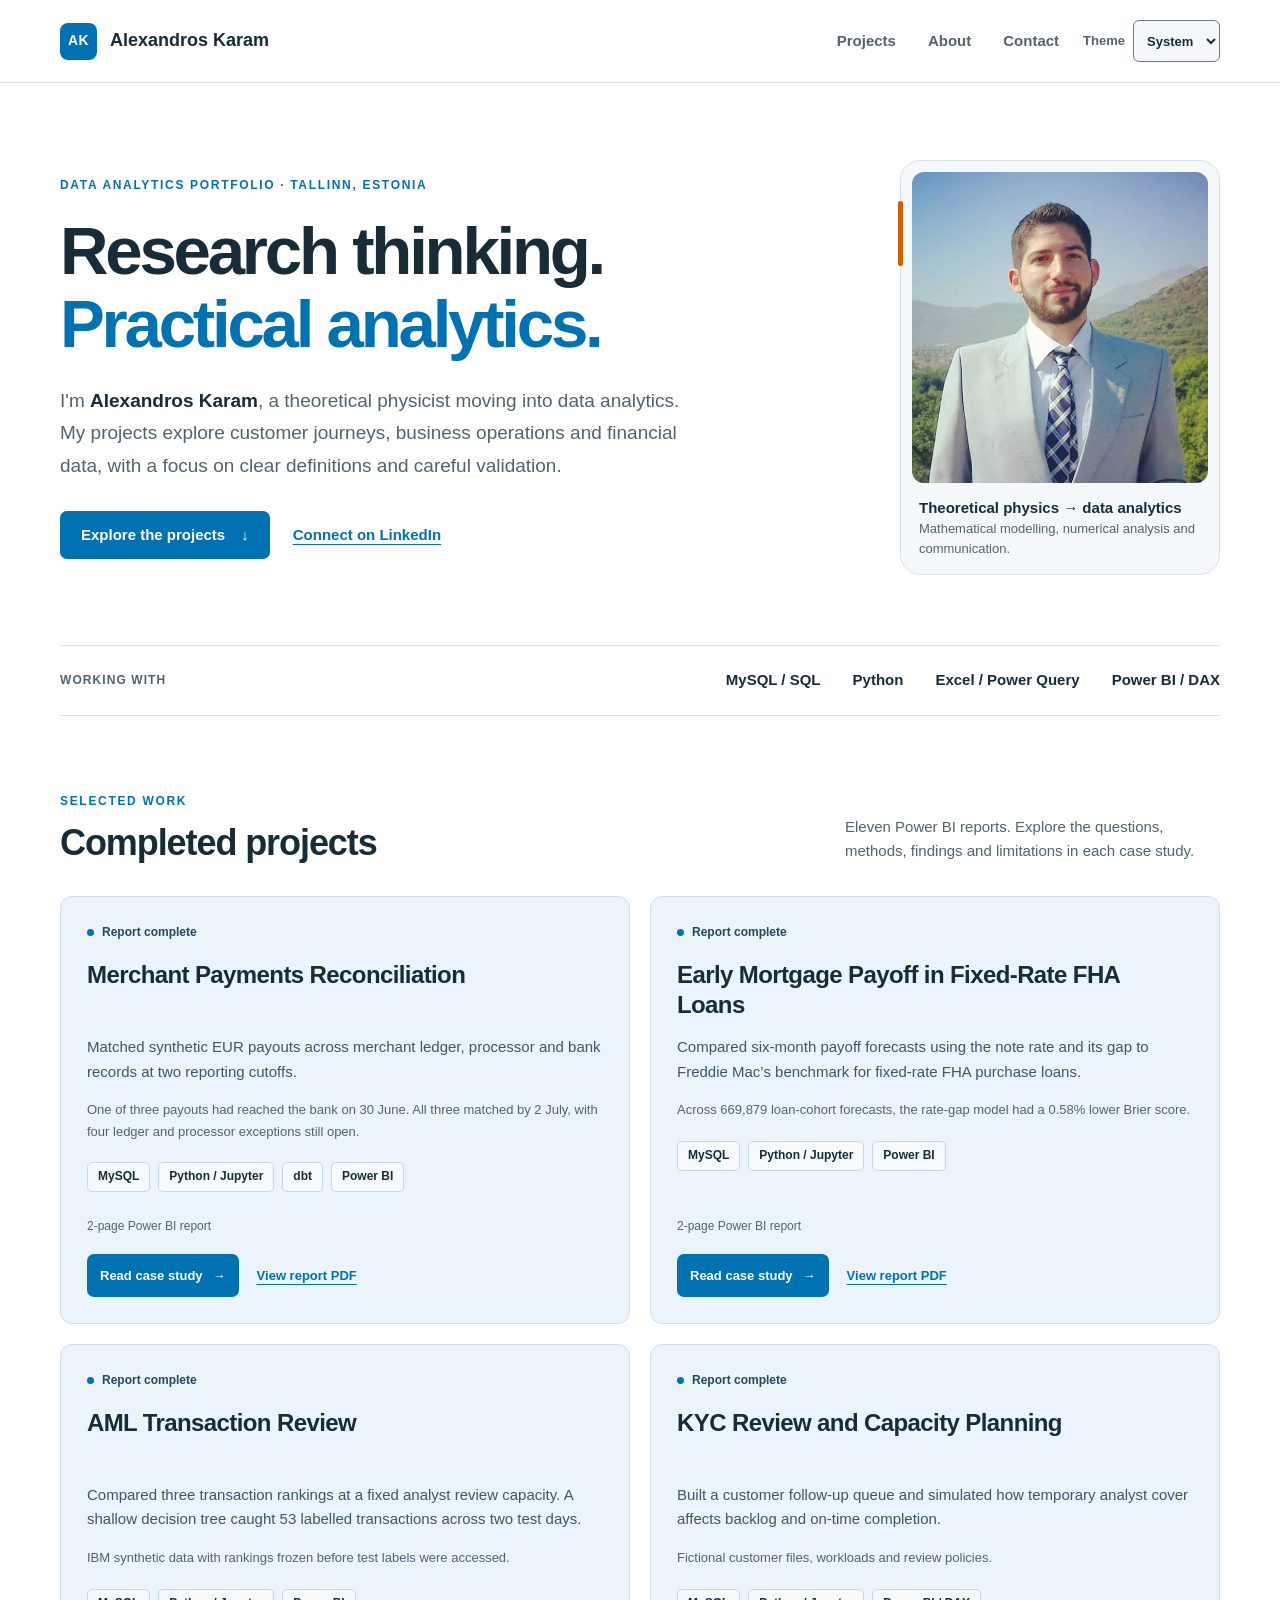
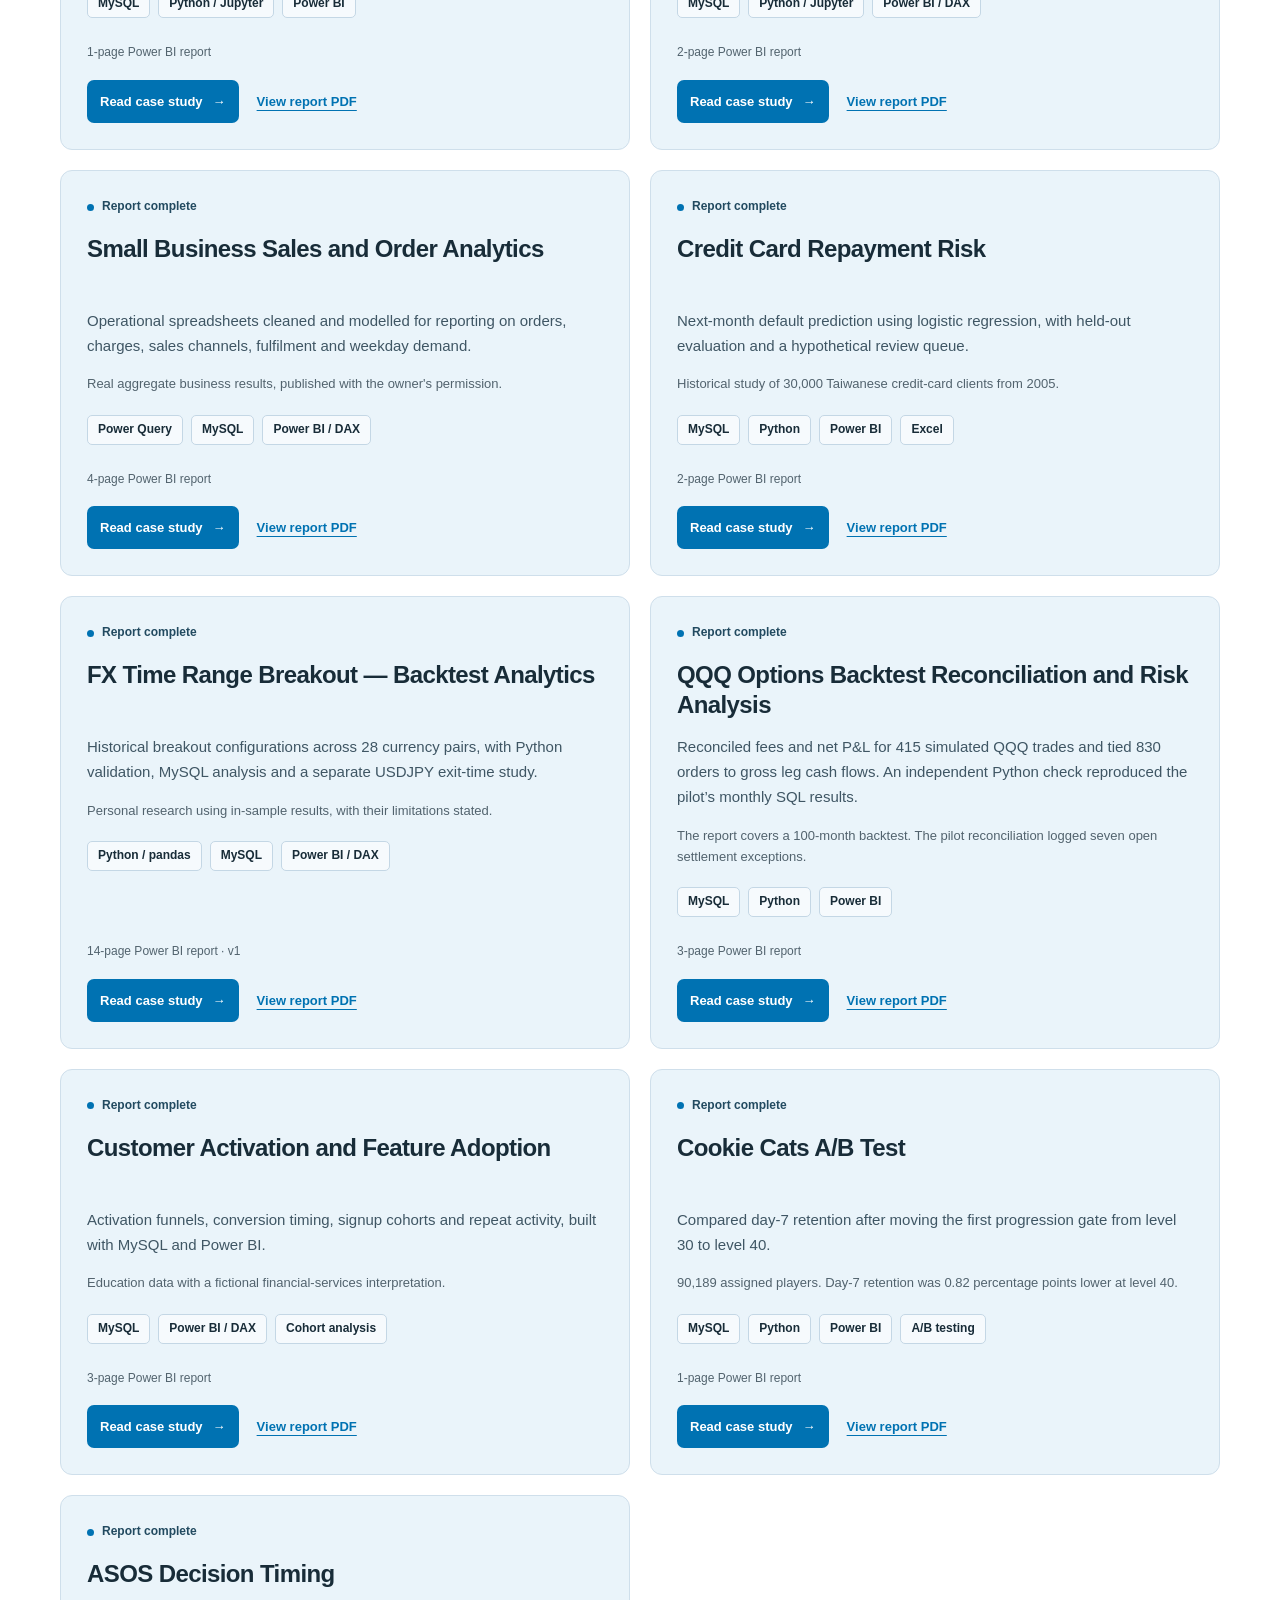
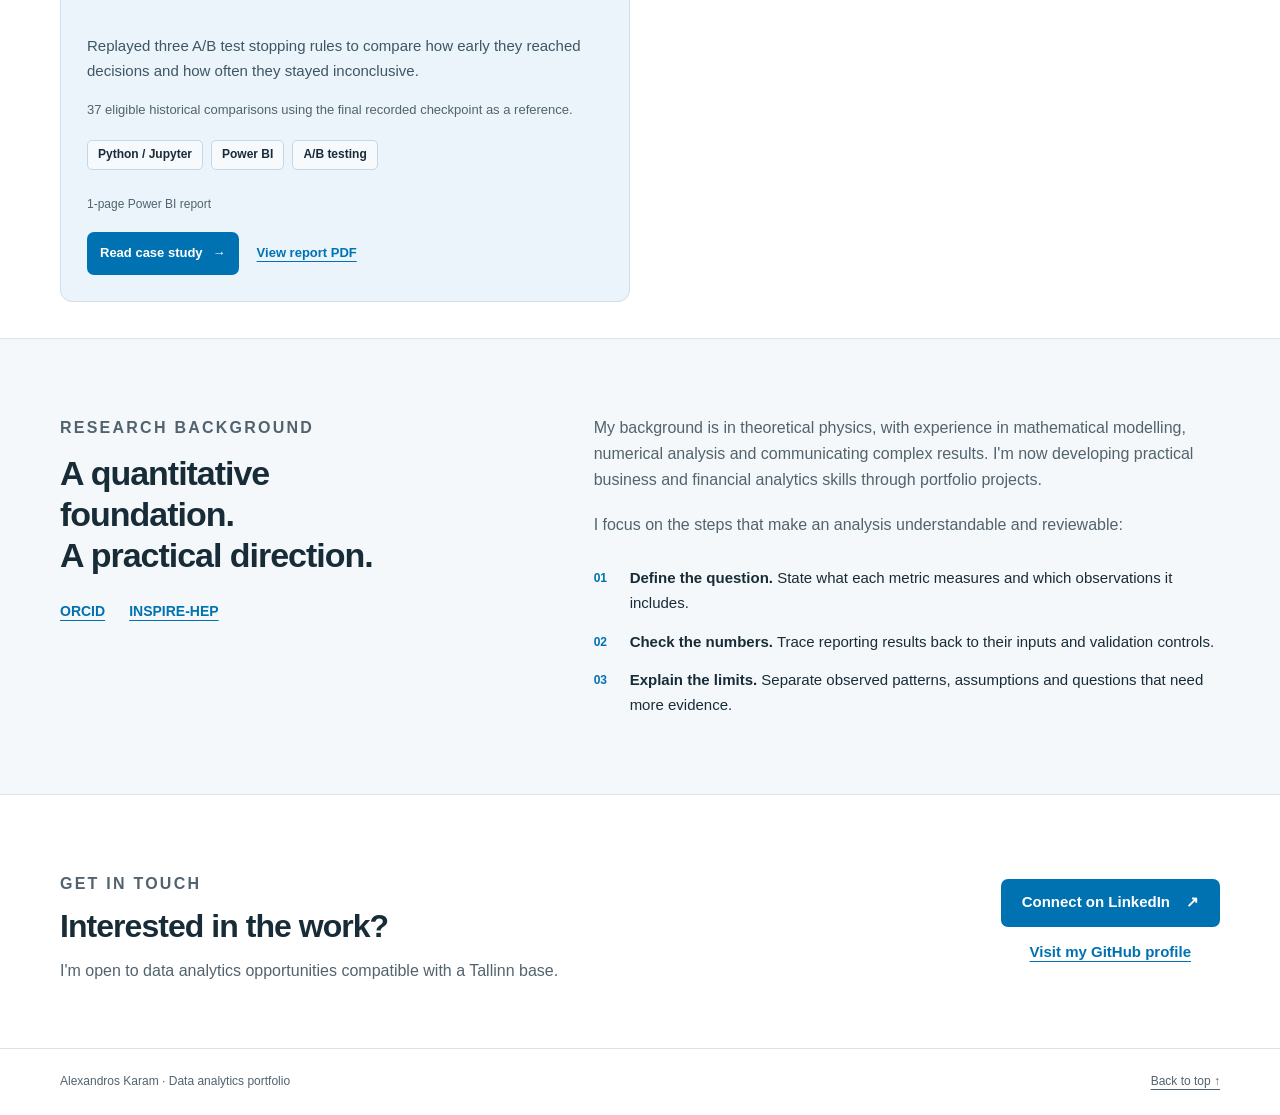
<file: index.html>
<!doctype html>
<html lang="en">
<head>
  <meta charset="utf-8">
  <meta name="viewport" content="width=device-width, initial-scale=1">
  <meta name="description" content="Alexandros Karam's data analytics portfolio with eleven case studies in customer activation, business reporting, FX research, credit risk, mortgage payoff, A/B testing, KYC, AML, merchant payments and options reconciliation.">
  <meta name="color-scheme" content="light dark">
  <link rel="icon" href="favicon.ico?v=20261107" type="image/x-icon">
  <link rel="icon" href="favicon.svg?v=20261107" type="image/svg+xml" sizes="any">
  <title>Alexandros Karam | Data Analytics Portfolio</title>
  <script src="theme.js?v=1"></script>
  <link rel="stylesheet" href="styles.css?v=theme-1">
</head>
<body>
  <a class="skip" href="#main">Skip to content</a>
  <header>
    <div class="wrap nav">
      <a class="brand" href="#main"><span class="monogram" aria-hidden="true">AK</span>Alexandros Karam</a>
      <nav aria-label="Main navigation">
        <a href="#projects">Projects</a>
        <a class="about-nav" href="#about">About</a>
        <a href="#contact">Contact</a>
      </nav>
      <label class="theme-picker" hidden>
        <span>Theme</span>
        <select id="portfolio-theme">
          <option value="system">System</option>
          <option value="light">Light</option>
          <option value="dark">Dark</option>
        </select>
      </label>
    </div>
  </header>
  <main id="main">
    <div class="wrap">
      <section class="hero" aria-labelledby="intro-heading">
        <div>
          <p class="eyebrow">Data analytics portfolio · Tallinn, Estonia</p>
          <h1 id="intro-heading"><span>Research thinking.</span><span class="accent">Practical analytics.</span></h1>
          <p class="lead">I'm <strong>Alexandros Karam</strong>, a theoretical physicist moving into data analytics. My projects explore customer journeys, business operations and financial data, with a focus on clear definitions and careful validation.</p>
          <div class="actions">
            <a class="button" href="#projects">Explore the projects <span aria-hidden="true">↓</span></a>
            <a class="text-link" href="https://www.linkedin.com/in/alexandros-karam-09565b25/">Connect on LinkedIn</a>
          </div>
        </div>
        <figure class="portrait">
          <img src="portrait.png" width="583" height="596" alt="Alexandros Karam wearing a suit outdoors">
          <figcaption><strong>Theoretical physics → data analytics</strong>Mathematical modelling, numerical analysis and communication.</figcaption>
        </figure>
      </section>
      <div class="tools" aria-label="Tools used across the portfolio projects">
        <span class="tools-label">Working with</span>
        <span>MySQL / SQL</span><span>Python</span><span>Excel / Power Query</span><span>Power BI / DAX</span>
      </div>
      <section id="projects" aria-labelledby="projects-heading">
        <div class="section-head">
          <div><p class="eyebrow">Selected work</p><h2 id="projects-heading">Completed projects</h2></div>
          <p>Eleven Power BI reports. Explore the questions, methods, findings and limitations in each case study.</p>
        </div>
        <div class="completed-grid">
          <article class="completed-card" aria-labelledby="merchant-payments-title">
            <span class="status">Report complete</span>
            <h3 id="merchant-payments-title">Merchant Payments Reconciliation</h3>
            <p class="card-description">Matched synthetic EUR payouts across merchant ledger, processor and bank records at two reporting cutoffs.</p>
            <p class="card-context">One of three payouts had reached the bank on 30 June. All three matched by 2 July, with four ledger and processor exceptions still open.</p>
            <div class="tags" aria-label="Merchant payments reconciliation tools"><span class="tag">MySQL</span><span class="tag">Python / Jupyter</span><span class="tag">dbt</span><span class="tag">Power BI</span></div>
            <p class="card-report">2-page Power BI report</p>
            <div class="case-links"><a class="button" href="projects/merchant-payments-reconciliation/index.html">Read case study <span aria-hidden="true">&#8594;</span></a><a class="text-link" href="projects/merchant-payments-reconciliation/merchant-payments-reconciliation-report.pdf" target="_blank" rel="noopener">View report PDF</a></div>
          </article>
          <article class="completed-card" aria-labelledby="fha-payoff-title">
            <span class="status">Report complete</span>
            <h3 id="fha-payoff-title">Early Mortgage Payoff in Fixed-Rate FHA Loans</h3>
            <p class="card-description">Compared six-month payoff forecasts using the note rate and its gap to Freddie Mac&rsquo;s benchmark for fixed-rate FHA purchase loans.</p>
            <p class="card-context">Across 669,879 loan-cohort forecasts, the rate-gap model had a 0.58% lower Brier score.</p>
            <div class="tags" aria-label="Mortgage payoff forecasting tools"><span class="tag">MySQL</span><span class="tag">Python / Jupyter</span><span class="tag">Power BI</span></div>
            <p class="card-report">2-page Power BI report</p>
            <div class="case-links"><a class="button" href="projects/early-mortgage-payoff-fha/index.html">Read case study <span aria-hidden="true">&#8594;</span></a><a class="text-link" href="projects/early-mortgage-payoff-fha/early-mortgage-payoff-fha-report.pdf" target="_blank" rel="noopener">View report PDF</a></div>
          </article>
          <article class="completed-card" aria-labelledby="aml-title">
            <span class="status">Report complete</span>
            <h3 id="aml-title">AML Transaction Review</h3>
            <p class="card-description">Compared three transaction rankings at a fixed analyst review capacity. A shallow decision tree caught 53 labelled transactions across two test days.</p>
            <p class="card-context">IBM synthetic data with rankings frozen before test labels were accessed.</p>
            <div class="tags" aria-label="AML transaction review tools"><span class="tag">MySQL</span><span class="tag">Python / Jupyter</span><span class="tag">Power BI</span></div>
            <p class="card-report">1-page Power BI report</p>
            <div class="case-links"><a class="button" href="projects/aml-transaction-review/index.html">Read case study <span aria-hidden="true">→</span></a><a class="text-link" href="projects/aml-transaction-review/aml-transaction-review-report.pdf" target="_blank" rel="noopener">View report PDF</a></div>
          </article>
          <article class="completed-card" aria-labelledby="kyc-title">
            <span class="status">Report complete</span>
            <h3 id="kyc-title">KYC Review and Capacity Planning</h3>
            <p class="card-description">Built a customer follow-up queue and simulated how temporary analyst cover affects backlog and on-time completion.</p>
            <p class="card-context">Fictional customer files, workloads and review policies.</p>
            <div class="tags" aria-label="KYC review and capacity planning tools"><span class="tag">MySQL</span><span class="tag">Python / Jupyter</span><span class="tag">Power BI / DAX</span></div>
            <p class="card-report">2-page Power BI report</p>
            <div class="case-links"><a class="button" href="projects/kyc-review-capacity-planning/index.html">Read case study <span aria-hidden="true">→</span></a><a class="text-link" href="projects/kyc-review-capacity-planning/kyc-review-capacity-planning-report.pdf" target="_blank" rel="noopener">View report PDF</a></div>
          </article>
          <article class="completed-card" aria-labelledby="business-title">
            <span class="status">Report complete</span>
            <h3 id="business-title">Small Business Sales and Order Analytics</h3>
            <p class="card-description">Operational spreadsheets cleaned and modelled for reporting on orders, charges, sales channels, fulfilment and weekday demand.</p>
            <p class="card-context">Real aggregate business results, published with the owner's permission.</p>
            <div class="tags" aria-label="Small Business tools"><span class="tag">Power Query</span><span class="tag">MySQL</span><span class="tag">Power BI / DAX</span></div>
            <p class="card-report">4-page Power BI report</p>
            <div class="case-links"><a class="button" href="projects/small-business-sales-and-order-analytics/index.html">Read case study <span aria-hidden="true">→</span></a><a class="text-link" href="projects/small-business-sales-and-order-analytics/small-business-sales-and-order-analytics-report.pdf" target="_blank" rel="noopener">View report PDF</a></div>
          </article>
          <article class="completed-card" aria-labelledby="credit-title">
            <span class="status">Report complete</span>
            <h3 id="credit-title">Credit Card Repayment Risk</h3>
            <p class="card-description">Next-month default prediction using logistic regression, with held-out evaluation and a hypothetical review queue.</p>
            <p class="card-context">Historical study of 30,000 Taiwanese credit-card clients from 2005.</p>
            <div class="tags" aria-label="Credit risk tools"><span class="tag">MySQL</span><span class="tag">Python</span><span class="tag">Power BI</span><span class="tag">Excel</span></div>
            <p class="card-report">2-page Power BI report</p>
            <div class="case-links"><a class="button" href="projects/credit-card-repayment-risk/index.html">Read case study <span aria-hidden="true">→</span></a><a class="text-link" href="projects/credit-card-repayment-risk/credit-card-repayment-risk-report.pdf" target="_blank" rel="noopener">View report PDF</a></div>
          </article>
          <article class="completed-card" aria-labelledby="fx-title">
            <span class="status">Report complete</span>
            <h3 id="fx-title">FX Time Range Breakout — Backtest Analytics</h3>
            <p class="card-description">Historical breakout configurations across 28 currency pairs, with Python validation, MySQL analysis and a separate USDJPY exit-time study.</p>
            <p class="card-context">Personal research using in-sample results, with their limitations stated.</p>
            <div class="tags" aria-label="FX research tools"><span class="tag">Python / pandas</span><span class="tag">MySQL</span><span class="tag">Power BI / DAX</span></div>
            <p class="card-report">14-page Power BI report · v1</p>
            <div class="case-links"><a class="button" href="projects/fx-time-range-breakout/index.html">Read case study <span aria-hidden="true">→</span></a><a class="text-link" href="projects/fx-time-range-breakout/fx-time-range-breakout-report.pdf" target="_blank" rel="noopener">View report PDF</a></div>
          </article>
          <article class="completed-card" aria-labelledby="qqq-title">
            <span class="status">Report complete</span>
            <h3 id="qqq-title">QQQ Options Backtest Reconciliation and Risk Analysis</h3>
            <p class="card-description">Reconciled fees and net P&amp;L for 415 simulated QQQ trades and tied 830 orders to gross leg cash flows. An independent Python check reproduced the pilot’s monthly SQL results.</p>
            <p class="card-context">The report covers a 100-month backtest. The pilot reconciliation logged seven open settlement exceptions.</p>
            <div class="tags" aria-label="QQQ options reconciliation tools"><span class="tag">MySQL</span><span class="tag">Python</span><span class="tag">Power BI</span></div>
            <p class="card-report">3-page Power BI report</p>
            <div class="case-links"><a class="button" href="projects/qqq-options-backtest-reconciliation/index.html">Read case study <span aria-hidden="true">→</span></a><a class="text-link" href="projects/qqq-options-backtest-reconciliation/qqq-options-backtest-reconciliation-report.pdf" target="_blank" rel="noopener">View report PDF</a></div>
          </article>
          <article class="completed-card" aria-labelledby="activation-title">
            <span class="status">Report complete</span>
            <h3 id="activation-title">Customer Activation and Feature Adoption</h3>
            <p class="card-description">Activation funnels, conversion timing, signup cohorts and repeat activity, built with MySQL and Power BI.</p>
            <p class="card-context">Education data with a fictional financial-services interpretation.</p>
            <div class="tags" aria-label="Customer Activation tools and methods"><span class="tag">MySQL</span><span class="tag">Power BI / DAX</span><span class="tag">Cohort analysis</span></div>
            <p class="card-report">3-page Power BI report</p>
            <div class="case-links"><a class="button" href="projects/customer-activation/index.html">Read case study <span aria-hidden="true">→</span></a><a class="text-link" href="projects/customer-activation/customer-activation-report.pdf" target="_blank" rel="noopener">View report PDF</a></div>
          </article>
          <article class="completed-card" aria-labelledby="cookie-cats-title">
            <span class="status">Report complete</span>
            <h3 id="cookie-cats-title">Cookie Cats A/B Test</h3>
            <p class="card-description">Compared day-7 retention after moving the first progression gate from level 30 to level 40.</p>
            <p class="card-context">90,189 assigned players. Day-7 retention was 0.82 percentage points lower at level 40.</p>
            <div class="tags" aria-label="Cookie Cats tools and methods"><span class="tag">MySQL</span><span class="tag">Python</span><span class="tag">Power BI</span><span class="tag">A/B testing</span></div>
            <p class="card-report">1-page Power BI report</p>
            <div class="case-links"><a class="button" href="projects/cookie-cats-ab-test/index.html">Read case study <span aria-hidden="true">→</span></a><a class="text-link" href="projects/cookie-cats-ab-test/cookie-cats-ab-test-report.pdf" target="_blank" rel="noopener">View report PDF</a></div>
          </article>
          <article class="completed-card" aria-labelledby="asos-title">
            <span class="status">Report complete</span>
            <h3 id="asos-title">ASOS Decision Timing</h3>
            <p class="card-description">Replayed three A/B test stopping rules to compare how early they reached decisions and how often they stayed inconclusive.</p>
            <p class="card-context">37 eligible historical comparisons using the final recorded checkpoint as a reference.</p>
            <div class="tags" aria-label="ASOS tools and methods"><span class="tag">Python / Jupyter</span><span class="tag">Power BI</span><span class="tag">A/B testing</span></div>
            <p class="card-report">1-page Power BI report</p>
            <div class="case-links"><a class="button" href="projects/asos-decision-timing/index.html">Read case study <span aria-hidden="true">→</span></a><a class="text-link" href="projects/asos-decision-timing/asos-decision-timing-report.pdf" target="_blank" rel="noopener">View report PDF</a></div>
          </article>
        </div>
      </section>
    </div>
    <div class="about-shell">
      <section class="wrap about" id="about" aria-labelledby="about-heading">
        <div><p class="eyebrow">Research background</p><h2 id="about-heading">A quantitative foundation.<br>A practical direction.</h2>
          <div class="research-links"><a href="https://orcid.org/0000-0002-0582-8996">ORCID</a><a href="https://inspirehep.net/authors/1391058">INSPIRE-HEP</a></div>
        </div>
        <div>
          <p>My background is in theoretical physics, with experience in mathematical modelling, numerical analysis and communicating complex results. I'm now developing practical business and financial analytics skills through portfolio projects.</p>
          <p>I focus on the steps that make an analysis understandable and reviewable:</p>
          <ol class="principles">
            <li><b aria-hidden="true">01</b><span><strong>Define the question.</strong> State what each metric measures and which observations it includes.</span></li>
            <li><b aria-hidden="true">02</b><span><strong>Check the numbers.</strong> Trace reporting results back to their inputs and validation controls.</span></li>
            <li><b aria-hidden="true">03</b><span><strong>Explain the limits.</strong> Separate observed patterns, assumptions and questions that need more evidence.</span></li>
          </ol>
        </div>
      </section>
    </div>
    <section class="wrap contact" id="contact" aria-labelledby="contact-heading">
      <div><p class="eyebrow">Get in touch</p><h2 id="contact-heading">Interested in the work?</h2><p>I'm open to data analytics opportunities compatible with a Tallinn base.</p></div>
      <div class="contact-actions"><a class="button" href="https://www.linkedin.com/in/alexandros-karam-09565b25/">Connect on LinkedIn <span aria-hidden="true">↗</span></a><a class="text-link" href="https://github.com/Alex-Karam">Visit my GitHub profile</a></div>
    </section>
  </main>
  <footer><div class="wrap footer"><span>Alexandros Karam · Data analytics portfolio</span><a href="#main">Back to top ↑</a></div></footer>
</body>
</html>
</file>
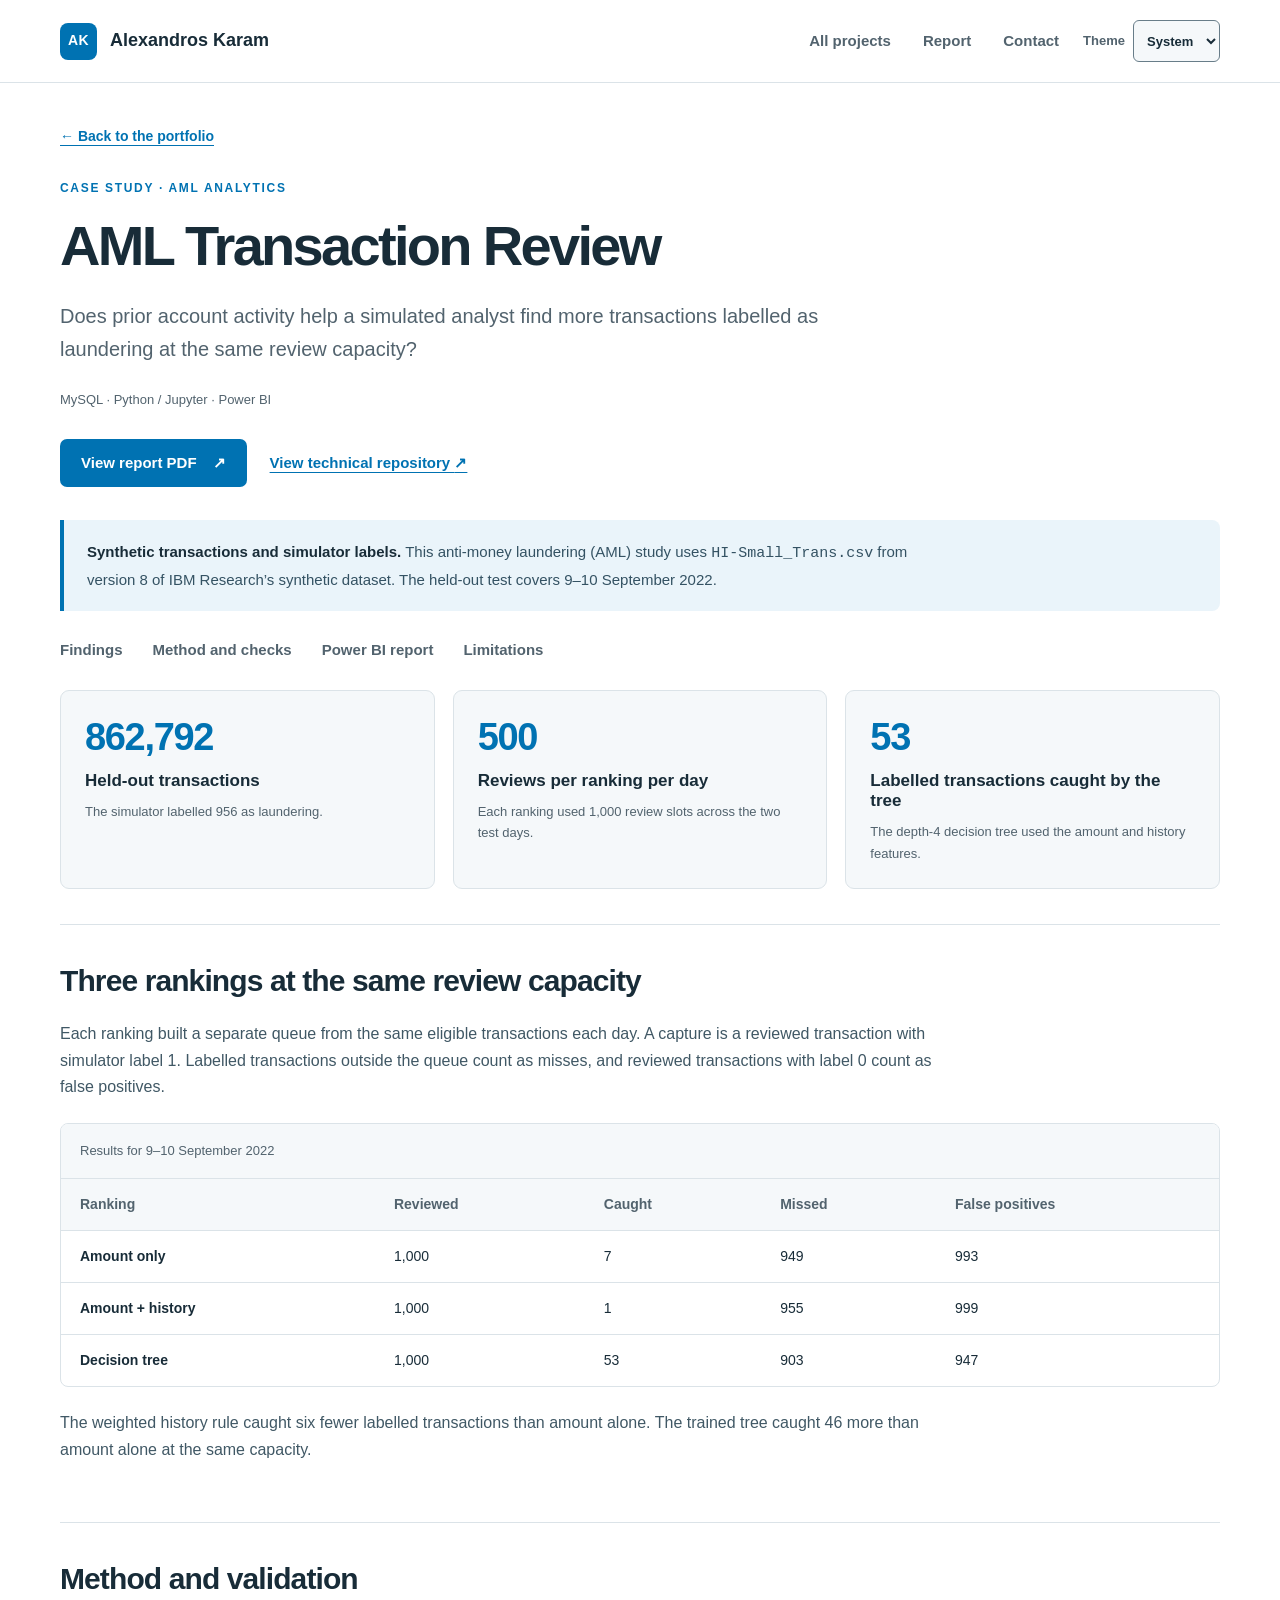
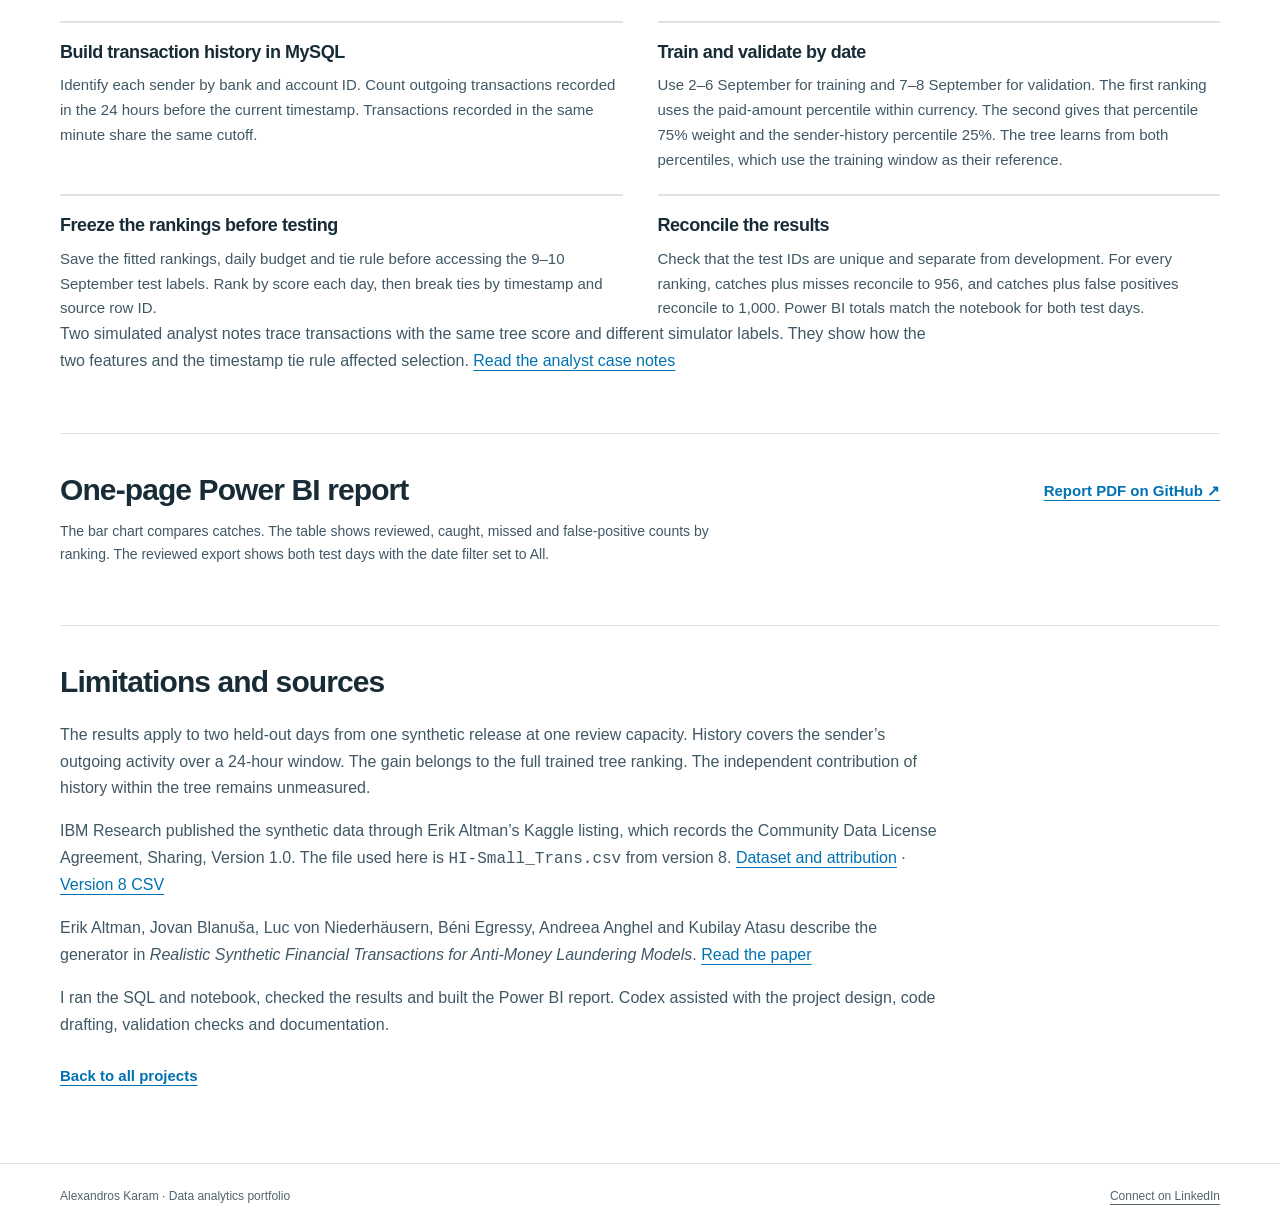
<file: projects/aml-transaction-review/index.html>
<!doctype html>
<html lang="en">
<head>
  <meta charset="utf-8">
  <meta name="viewport" content="width=device-width, initial-scale=1">
  <meta name="description" content="A study of three AML transaction rankings on IBM synthetic data at a fixed review capacity, using MySQL, Python and Power BI.">
  <meta name="color-scheme" content="light dark">
  <link rel="icon" href="../../favicon.ico?v=20261107" type="image/x-icon">
  <link rel="icon" href="../../favicon.svg?v=20261107" type="image/svg+xml" sizes="any">
  <title>AML Transaction Review | Alexandros Karam</title>
  <script src="../../theme.js?v=1"></script>
  <link rel="stylesheet" href="../../styles.css?v=theme-1">
</head>
<body class="case-page">
  <a class="skip" href="#main">Skip to content</a>
  <header>
    <div class="wrap nav">
      <a class="brand" href="../../index.html"><span class="monogram" aria-hidden="true">AK</span>Alexandros Karam</a>
      <nav aria-label="Main navigation">
        <a class="about-nav" href="../../index.html#projects">All projects</a>
        <a href="#report">Report</a>
        <a href="../../index.html#contact">Contact</a>
      </nav>
      <label class="theme-picker" hidden>
        <span>Theme</span>
        <select id="portfolio-theme">
          <option value="system">System</option>
          <option value="light">Light</option>
          <option value="dark">Dark</option>
        </select>
      </label>
    </div>
  </header>
  <main class="wrap case-main" id="main">
    <section class="case-intro" aria-labelledby="case-title">
      <a class="breadcrumb" href="../../index.html#projects">← Back to the portfolio</a>
      <p class="eyebrow">Case study · AML analytics</p>
      <h1 id="case-title">AML Transaction Review</h1>
      <p class="case-deck">Does prior account activity help a simulated analyst find more transactions labelled as laundering at the same review capacity?</p>
      <div class="case-meta"><span>MySQL · Python / Jupyter · Power BI</span></div>
      <div class="actions">
        <a class="button" href="aml-transaction-review-report.pdf" target="_blank" rel="noopener">View report PDF <span aria-hidden="true">↗</span></a>
        <a class="text-link" href="https://github.com/Alex-Karam/aml-transaction-review" target="_blank" rel="noopener">View technical repository <span aria-hidden="true">↗</span></a>
      </div>
    </section>
    <aside class="disclosure" aria-label="Data provenance">
      <p><strong>Synthetic transactions and simulator labels.</strong> This anti-money laundering (AML) study uses <code>HI-Small_Trans.csv</code> from version 8 of IBM Research’s synthetic dataset. The held-out test covers 9–10 September 2022.</p>
    </aside>
    <nav aria-label="Case study sections">
      <ul class="case-jump">
        <li><a href="#findings">Findings</a></li>
        <li><a href="#method">Method and checks</a></li>
        <li><a href="#report">Power BI report</a></li>
        <li><a href="#limitations">Limitations</a></li>
      </ul>
    </nav>
    <section class="case-metrics" aria-label="Test window and selected results">
      <article class="case-metric">
        <span class="value">862,792</span>
        <h2>Held-out transactions</h2>
        <p>The simulator labelled 956 as laundering.</p>
      </article>
      <article class="case-metric">
        <span class="value">500</span>
        <h2>Reviews per ranking per day</h2>
        <p>Each ranking used 1,000 review slots across the two test days.</p>
      </article>
      <article class="case-metric">
        <span class="value">53</span>
        <h2>Labelled transactions caught by the tree</h2>
        <p>The depth-4 decision tree used the amount and history features.</p>
      </article>
    </section>
    <section class="case-section" id="findings" aria-labelledby="findings-title">
      <h2 id="findings-title">Three rankings at the same review capacity</h2>
      <p>Each ranking built a separate queue from the same eligible transactions each day. A capture is a reviewed transaction with simulator label 1. Labelled transactions outside the queue count as misses, and reviewed transactions with label 0 count as false positives.</p>
      <div class="table-scroll" role="region" aria-label="Held-out review results by ranking" tabindex="0">
        <table>
          <caption>Results for 9–10 September 2022</caption>
          <thead><tr><th scope="col">Ranking</th><th scope="col">Reviewed</th><th scope="col">Caught</th><th scope="col">Missed</th><th scope="col">False positives</th></tr></thead>
          <tbody>
            <tr><th scope="row">Amount only</th><td>1,000</td><td>7</td><td>949</td><td>993</td></tr>
            <tr><th scope="row">Amount + history</th><td>1,000</td><td>1</td><td>955</td><td>999</td></tr>
            <tr><th scope="row">Decision tree</th><td>1,000</td><td>53</td><td>903</td><td>947</td></tr>
          </tbody>
        </table>
      </div>
      <p>The weighted history rule caught six fewer labelled transactions than amount alone. The trained tree caught 46 more than amount alone at the same capacity.</p>
    </section>
    <section class="case-section" id="method" aria-labelledby="method-title">
      <h2 id="method-title">Method and validation</h2>
      <div class="method-grid">
        <div class="method-step">
          <h3>Build transaction history in MySQL</h3>
          <p>Identify each sender by bank and account ID. Count outgoing transactions recorded in the 24 hours before the current timestamp. Transactions recorded in the same minute share the same cutoff.</p>
        </div>
        <div class="method-step">
          <h3>Train and validate by date</h3>
          <p>Use 2–6 September for training and 7–8 September for validation. The first ranking uses the paid-amount percentile within currency. The second gives that percentile 75% weight and the sender-history percentile 25%. The tree learns from both percentiles, which use the training window as their reference.</p>
        </div>
        <div class="method-step">
          <h3>Freeze the rankings before testing</h3>
          <p>Save the fitted rankings, daily budget and tie rule before accessing the 9–10 September test labels. Rank by score each day, then break ties by timestamp and source row ID.</p>
        </div>
        <div class="method-step">
          <h3>Reconcile the results</h3>
          <p>Check that the test IDs are unique and separate from development. For every ranking, catches plus misses reconcile to 956, and catches plus false positives reconcile to 1,000. Power BI totals match the notebook for both test days.</p>
        </div>
      </div>
      <p>Two simulated analyst notes trace transactions with the same tree score and different simulator labels. They show how the two features and the timestamp tie rule affected selection. <a href="https://github.com/Alex-Karam/aml-transaction-review/blob/main/docs/case_notes.md">Read the analyst case notes</a></p>
    </section>
    <section class="case-section" id="report" aria-labelledby="report-title">
      <div class="report-head">
        <div><h2 id="report-title">One-page Power BI report</h2><p>The bar chart compares catches. The table shows reviewed, caught, missed and false-positive counts by ranking. The reviewed export shows both test days with the date filter set to All.</p></div>
        <a class="text-link" href="https://github.com/Alex-Karam/aml-transaction-review/blob/main/outputs/AML%20Transaction%20Review.pdf" target="_blank" rel="noopener">Report PDF on GitHub ↗</a>
      </div>
    </section>
    <section class="case-section" id="limitations" aria-labelledby="limits-title">
      <h2 id="limits-title">Limitations and sources</h2>
      <p>The results apply to two held-out days from one synthetic release at one review capacity. History covers the sender’s outgoing activity over a 24-hour window. The gain belongs to the full trained tree ranking. The independent contribution of history within the tree remains unmeasured.</p>
      <p>IBM Research published the synthetic data through Erik Altman’s Kaggle listing, which records the Community Data License Agreement, Sharing, Version 1.0. The file used here is <code>HI-Small_Trans.csv</code> from version 8. <a href="https://www.kaggle.com/datasets/ealtman2019/ibm-transactions-for-anti-money-laundering-aml">Dataset and attribution</a> · <a href="https://www.kaggle.com/api/v1/datasets/download/ealtman2019/ibm-transactions-for-anti-money-laundering-aml/HI-Small_Trans.csv?datasetVersionNumber=8">Version 8 CSV</a></p>
      <p>Erik Altman, Jovan Blanuša, Luc von Niederhäusern, Béni Egressy, Andreea Anghel and Kubilay Atasu describe the generator in <cite>Realistic Synthetic Financial Transactions for Anti-Money Laundering Models</cite>. <a href="https://arxiv.org/abs/2306.16424v3">Read the paper</a></p>
      <p>I ran the SQL and notebook, checked the results and built the Power BI report. Codex assisted with the project design, code drafting, validation checks and documentation.</p>
      <div class="case-bottom"><a class="text-link" href="../../index.html#projects">Back to all projects</a></div>
    </section>
  </main>
  <footer><div class="wrap footer"><span>Alexandros Karam · Data analytics portfolio</span><a href="https://www.linkedin.com/in/alexandros-karam-09565b25/">Connect on LinkedIn</a></div></footer>
</body>
</html>
</file>
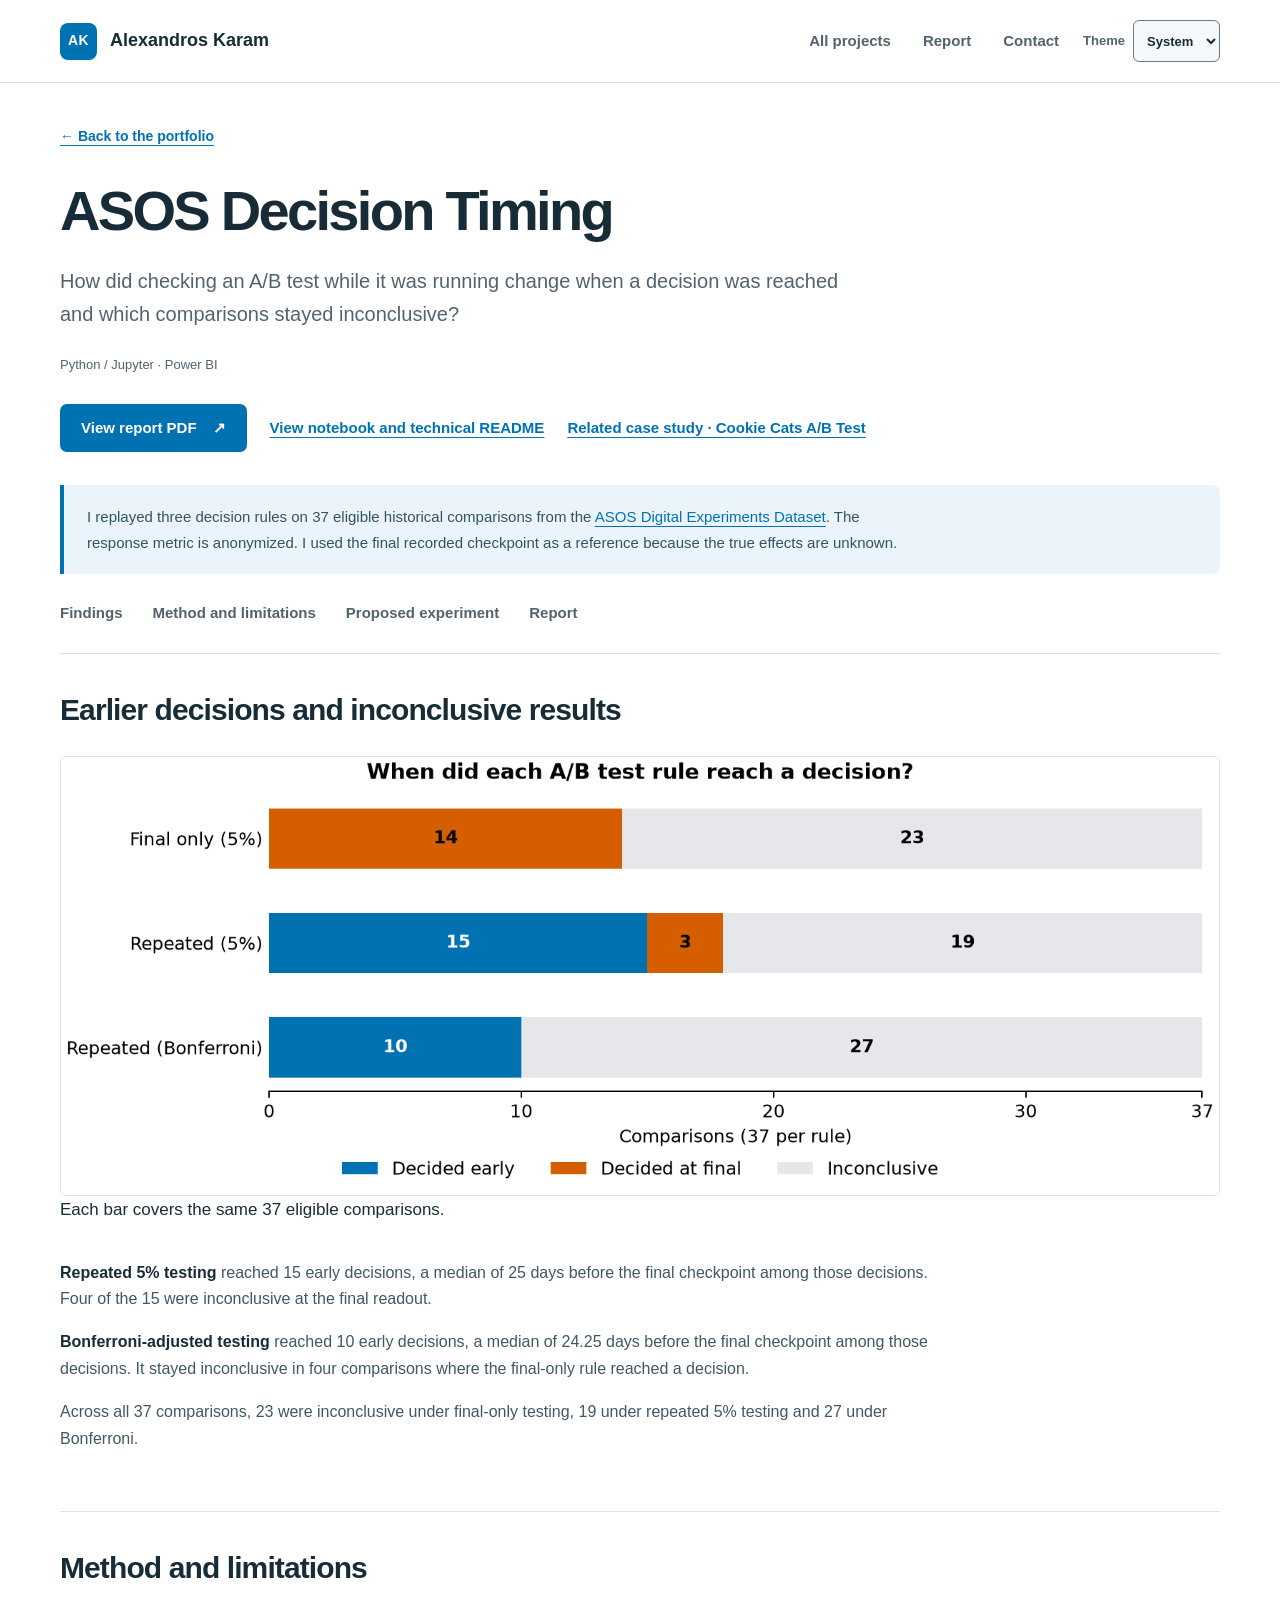
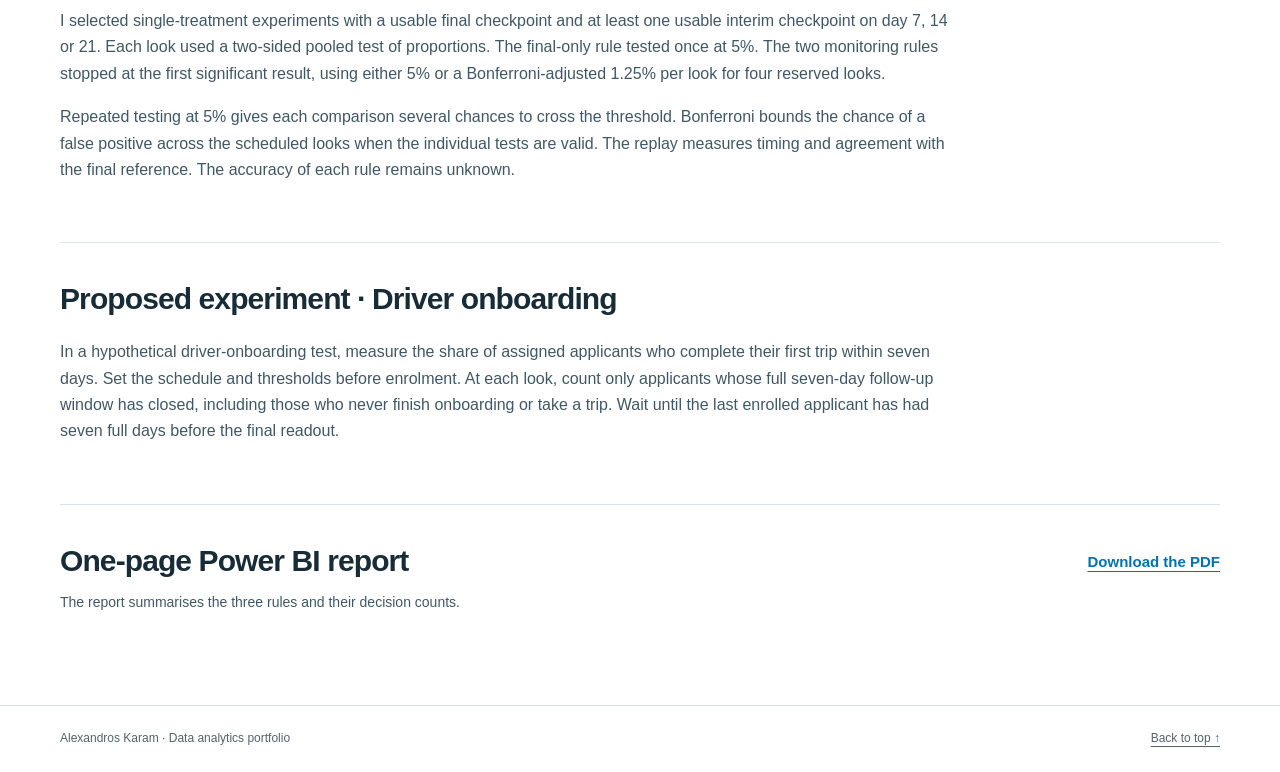
<file: projects/asos-decision-timing/index.html>
<!doctype html>
<html lang="en">
<head>
  <meta charset="utf-8">
  <meta name="viewport" content="width=device-width, initial-scale=1">
  <meta name="description" content="A replay of three A/B test stopping rules on 37 eligible historical ASOS comparisons.">
  <meta name="color-scheme" content="light dark">
  <link rel="icon" href="../../favicon.ico?v=20261107" type="image/x-icon">
  <link rel="icon" href="../../favicon.svg?v=20261107" type="image/svg+xml" sizes="any">
  <title>ASOS Decision Timing | Alexandros Karam</title>
  <script src="../../theme.js?v=1"></script>
  <link rel="stylesheet" href="../../styles.css?v=theme-1">
</head>
<body class="case-page">
  <a class="skip" href="#main">Skip to content</a>
  <header>
    <div class="wrap nav">
      <a class="brand" href="../../index.html"><span class="monogram" aria-hidden="true">AK</span>Alexandros Karam</a>
      <nav aria-label="Main navigation"><a class="about-nav" href="../../index.html#projects">All projects</a><a href="#report">Report</a><a href="../../index.html#contact">Contact</a></nav>
      <label class="theme-picker" hidden>
        <span>Theme</span>
        <select id="portfolio-theme">
          <option value="system">System</option>
          <option value="light">Light</option>
          <option value="dark">Dark</option>
        </select>
      </label>
    </div>
  </header>
  <main class="wrap case-main" id="main">
    <section class="case-intro" aria-labelledby="case-title">
      <a class="breadcrumb" href="../../index.html#projects">← Back to the portfolio</a>
      <h1 id="case-title">ASOS Decision Timing</h1>
      <p class="case-deck">How did checking an A/B test while it was running change when a decision was reached and which comparisons stayed inconclusive?</p>
      <div class="case-meta"><span>Python / Jupyter · Power BI</span></div>
      <div class="actions">
        <a class="button" href="asos-decision-timing-report.pdf" target="_blank" rel="noopener">View report PDF <span aria-hidden="true">↗</span></a>
        <a class="text-link" href="https://github.com/Alex-Karam/asos-decision-timing">View notebook and technical README</a>
        <a class="text-link" href="../cookie-cats-ab-test/index.html">Related case study · Cookie Cats A/B Test</a>
      </div>
    </section>
    <aside class="disclosure" aria-label="Data source and scope">
      <p>I replayed three decision rules on 37 eligible historical comparisons from the <a href="https://doi.org/10.17605/OSF.IO/64JSB">ASOS Digital Experiments Dataset</a>. The response metric is anonymized. I used the final recorded checkpoint as a reference because the true effects are unknown.</p>
    </aside>
    <nav aria-label="Case study sections">
      <ul class="case-jump">
        <li><a href="#findings">Findings</a></li>
        <li><a href="#method">Method and limitations</a></li>
        <li><a href="#application">Proposed experiment</a></li>
        <li><a href="#report">Report</a></li>
      </ul>
    </nav>
    <section class="case-section" id="findings" aria-labelledby="findings-title">
      <h2 id="findings-title">Earlier decisions and inconclusive results</h2>
      <figure class="report-figure">
        <img src="asos_decision_timing.png" width="1620" height="612" alt="Of 37 comparisons per rule, final only decided 14 at the final readout and left 23 inconclusive. Repeated 5% decided 15 early and 3 at final, with 19 inconclusive. Bonferroni decided 10 early, with 27 inconclusive.">
        <figcaption>Each bar covers the same 37 eligible comparisons.</figcaption>
      </figure>
      <p><strong>Repeated 5% testing</strong> reached 15 early decisions, a median of 25 days before the final checkpoint among those decisions. Four of the 15 were inconclusive at the final readout.</p>
      <p><strong>Bonferroni-adjusted testing</strong> reached 10 early decisions, a median of 24.25 days before the final checkpoint among those decisions. It stayed inconclusive in four comparisons where the final-only rule reached a decision.</p>
      <p>Across all 37 comparisons, 23 were inconclusive under final-only testing, 19 under repeated 5% testing and 27 under Bonferroni.</p>
    </section>
    <section class="case-section" id="method" aria-labelledby="method-title">
      <h2 id="method-title">Method and limitations</h2>
      <p>I selected single-treatment experiments with a usable final checkpoint and at least one usable interim checkpoint on day 7, 14 or 21. Each look used a two-sided pooled test of proportions. The final-only rule tested once at 5%. The two monitoring rules stopped at the first significant result, using either 5% or a Bonferroni-adjusted 1.25% per look for four reserved looks.</p>
      <p>Repeated testing at 5% gives each comparison several chances to cross the threshold. Bonferroni bounds the chance of a false positive across the scheduled looks when the individual tests are valid. The replay measures timing and agreement with the final reference. The accuracy of each rule remains unknown.</p>
    </section>
    <section class="case-section" id="application" aria-labelledby="application-title">
      <h2 id="application-title">Proposed experiment · Driver onboarding</h2>
      <p>In a hypothetical driver-onboarding test, measure the share of assigned applicants who complete their first trip within seven days. Set the schedule and thresholds before enrolment. At each look, count only applicants whose full seven-day follow-up window has closed, including those who never finish onboarding or take a trip. Wait until the last enrolled applicant has had seven full days before the final readout.</p>
    </section>
    <section class="case-section" id="report" aria-labelledby="report-title">
      <div class="report-head">
        <div><h2 id="report-title">One-page Power BI report</h2><p>The report summarises the three rules and their decision counts.</p></div>
        <a class="text-link" href="asos-decision-timing-report.pdf" download>Download the PDF</a>
      </div>
    </section>
  </main>
  <footer><div class="wrap footer"><span>Alexandros Karam · Data analytics portfolio</span><a href="#main">Back to top ↑</a></div></footer>
</body>
</html>
</file>
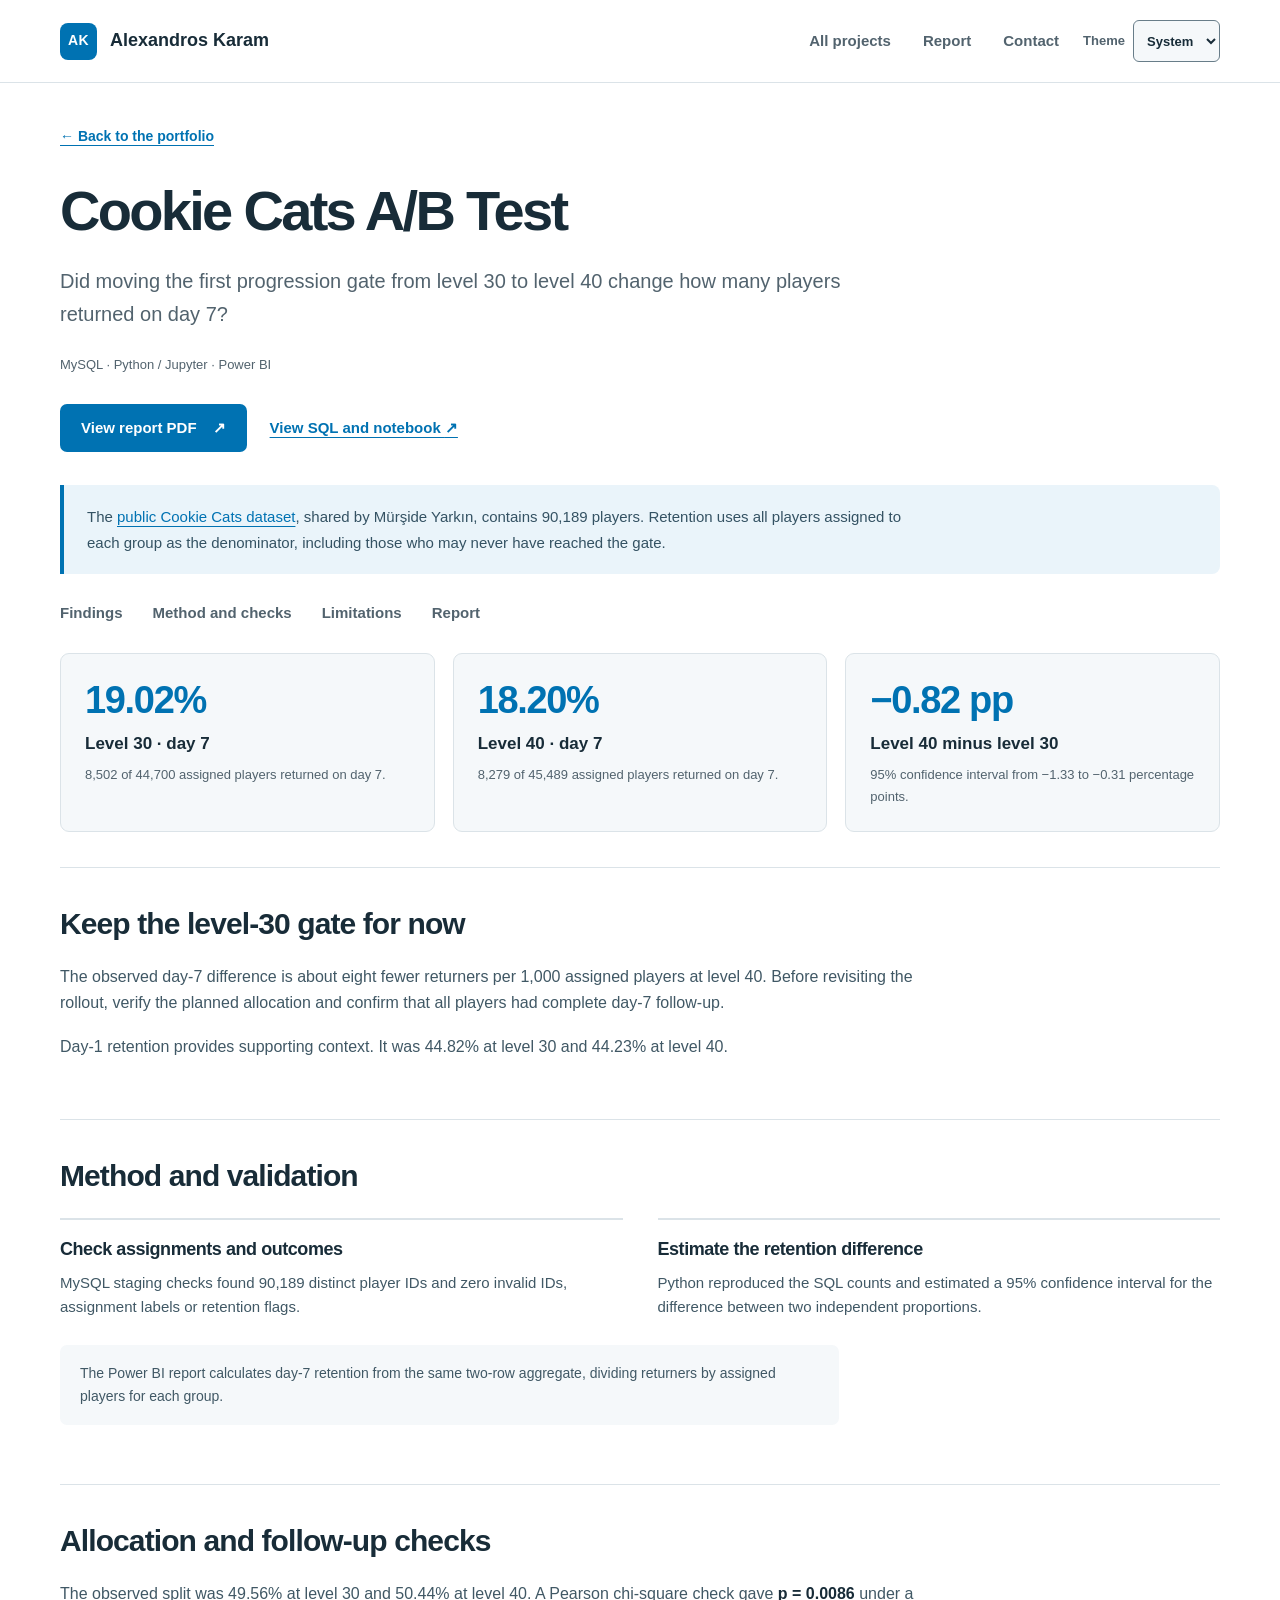
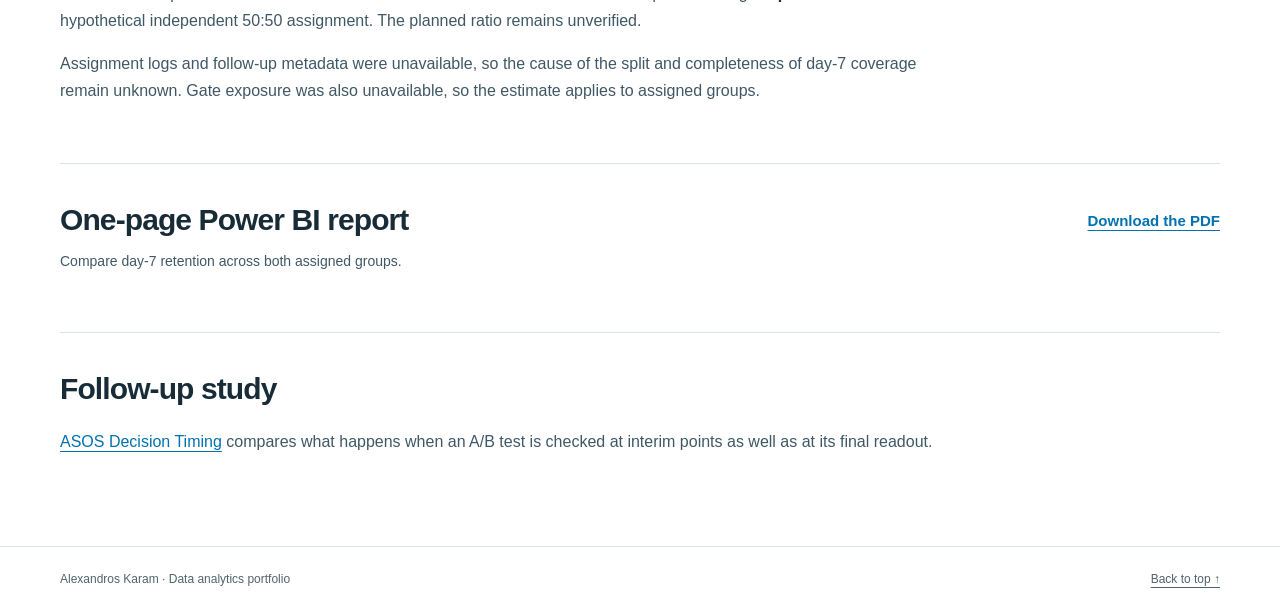
<file: projects/cookie-cats-ab-test/index.html>
<!doctype html>
<html lang="en">
<head>
  <meta charset="utf-8">
  <meta name="viewport" content="width=device-width, initial-scale=1">
  <meta name="description" content="An A/B test case study on how moving the first Cookie Cats progression gate from level 30 to level 40 affected day-7 retention.">
  <meta name="color-scheme" content="light dark">
  <link rel="icon" href="../../favicon.ico?v=20261107" type="image/x-icon">
  <link rel="icon" href="../../favicon.svg?v=20261107" type="image/svg+xml" sizes="any">
  <title>Cookie Cats A/B Test | Alexandros Karam</title>
  <script src="../../theme.js?v=1"></script>
  <link rel="stylesheet" href="../../styles.css?v=theme-1">
</head>
<body class="case-page">
  <a class="skip" href="#main">Skip to content</a>
  <header>
    <div class="wrap nav">
      <a class="brand" href="../../index.html"><span class="monogram" aria-hidden="true">AK</span>Alexandros Karam</a>
      <nav aria-label="Main navigation">
        <a class="about-nav" href="../../index.html#projects">All projects</a>
        <a href="#report">Report</a>
        <a href="../../index.html#contact">Contact</a>
      </nav>
      <label class="theme-picker" hidden>
        <span>Theme</span>
        <select id="portfolio-theme">
          <option value="system">System</option>
          <option value="light">Light</option>
          <option value="dark">Dark</option>
        </select>
      </label>
    </div>
  </header>
  <main class="wrap case-main" id="main">
    <section class="case-intro" aria-labelledby="case-title">
      <a class="breadcrumb" href="../../index.html#projects">← Back to the portfolio</a>
      <h1 id="case-title">Cookie Cats A/B Test</h1>
      <p class="case-deck">Did moving the first progression gate from level 30 to level 40 change how many players returned on day 7?</p>
      <div class="case-meta"><span>MySQL · Python / Jupyter · Power BI</span></div>
      <div class="actions">
        <a class="button" href="cookie-cats-ab-test-report.pdf" target="_blank" rel="noopener">View report PDF <span aria-hidden="true">↗</span></a>
        <a class="text-link" href="https://github.com/Alex-Karam/cookie-cats-ab-test" target="_blank" rel="noopener">View SQL and notebook <span aria-hidden="true">↗</span></a>
      </div>
    </section>
    <aside class="disclosure" aria-label="Data source and scope">
      <p>The <a href="https://www.kaggle.com/datasets/mursideyarkin/mobile-games-ab-testing-cookie-cats">public Cookie Cats dataset</a>, shared by Mürşide Yarkın, contains 90,189 players. Retention uses all players assigned to each group as the denominator, including those who may never have reached the gate.</p>
    </aside>
    <nav aria-label="Case study sections">
      <ul class="case-jump">
        <li><a href="#findings">Findings</a></li>
        <li><a href="#method">Method and checks</a></li>
        <li><a href="#limitations">Limitations</a></li>
        <li><a href="#report">Report</a></li>
      </ul>
    </nav>
    <section class="case-metrics" aria-label="Primary day-7 retention results">
      <article class="case-metric"><span class="value">19.02%</span><h2>Level 30 · day 7</h2><p>8,502 of 44,700 assigned players returned on day 7.</p></article>
      <article class="case-metric"><span class="value">18.20%</span><h2>Level 40 · day 7</h2><p>8,279 of 45,489 assigned players returned on day 7.</p></article>
      <article class="case-metric"><span class="value">−0.82 pp</span><h2>Level 40 minus level 30</h2><p>95% confidence interval from −1.33 to −0.31 percentage points.</p></article>
    </section>
    <section class="case-section" id="findings" aria-labelledby="findings-title">
      <h2 id="findings-title">Keep the level-30 gate for now</h2>
      <p>The observed day-7 difference is about eight fewer returners per 1,000 assigned players at level 40. Before revisiting the rollout, verify the planned allocation and confirm that all players had complete day-7 follow-up.</p>
      <p>Day-1 retention provides supporting context. It was 44.82% at level 30 and 44.23% at level 40.</p>
    </section>
    <section class="case-section" id="method" aria-labelledby="method-title">
      <h2 id="method-title">Method and validation</h2>
      <div class="method-grid">
        <div class="method-step"><h3>Check assignments and outcomes</h3><p>MySQL staging checks found 90,189 distinct player IDs and zero invalid IDs, assignment labels or retention flags.</p></div>
        <div class="method-step"><h3>Estimate the retention difference</h3><p>Python reproduced the SQL counts and estimated a 95% confidence interval for the difference between two independent proportions.</p></div>
      </div>
      <p class="case-note">The Power BI report calculates day-7 retention from the same two-row aggregate, dividing returners by assigned players for each group.</p>
    </section>
    <section class="case-section" id="limitations" aria-labelledby="limitations-title">
      <h2 id="limitations-title">Allocation and follow-up checks</h2>
      <p>The observed split was 49.56% at level 30 and 50.44% at level 40. A Pearson chi-square check gave <strong>p = 0.0086</strong> under a hypothetical independent 50:50 assignment. The planned ratio remains unverified.</p>
      <p>Assignment logs and follow-up metadata were unavailable, so the cause of the split and completeness of day-7 coverage remain unknown. Gate exposure was also unavailable, so the estimate applies to assigned groups.</p>
    </section>
    <section class="case-section" id="report" aria-labelledby="report-title">
      <div class="report-head">
        <div><h2 id="report-title">One-page Power BI report</h2><p>Compare day-7 retention across both assigned groups.</p></div>
        <a class="text-link" href="cookie-cats-ab-test-report.pdf" download>Download the PDF</a>
      </div>
    </section>
    <section class="case-section" aria-labelledby="follow-up-title">
      <h2 id="follow-up-title">Follow-up study</h2>
      <p><a href="../asos-decision-timing/index.html">ASOS Decision Timing</a> compares what happens when an A/B test is checked at interim points as well as at its final readout.</p>
    </section>
  </main>
  <footer><div class="wrap footer"><span>Alexandros Karam · Data analytics portfolio</span><a href="#main">Back to top ↑</a></div></footer>
</body>
</html>
</file>
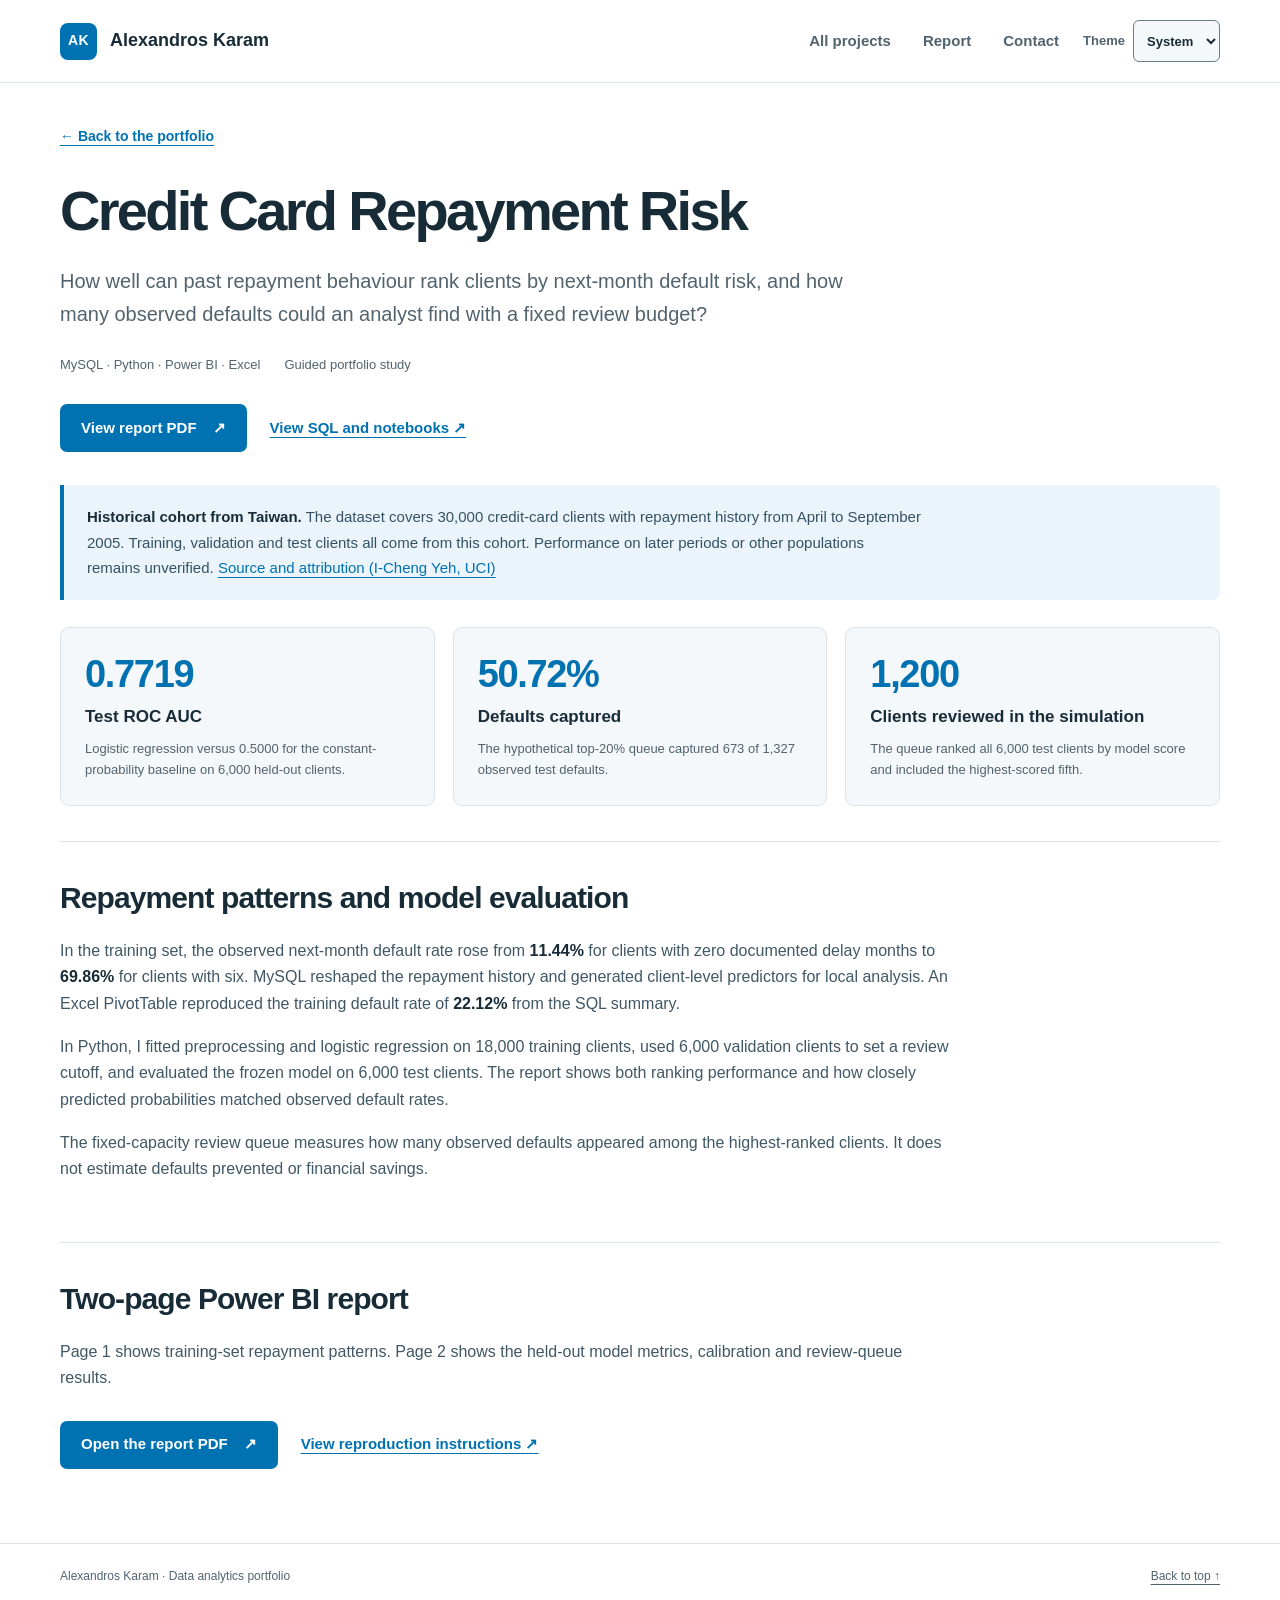
<file: projects/credit-card-repayment-risk/index.html>
<!doctype html>
<html lang="en">
<head>
  <meta charset="utf-8">
  <meta name="viewport" content="width=device-width, initial-scale=1">
  <meta name="description" content="A historical credit card repayment risk study using MySQL, Python, Power BI and Excel, with held-out model evaluation and a hypothetical review queue.">
  <meta name="color-scheme" content="light dark">
  <link rel="icon" href="../../favicon.ico?v=20261107" type="image/x-icon">
  <link rel="icon" href="../../favicon.svg?v=20261107" type="image/svg+xml" sizes="any">
  <title>Credit Card Repayment Risk | Alexandros Karam</title>
  <script src="../../theme.js?v=1"></script>
  <link rel="stylesheet" href="../../styles.css?v=theme-1">
</head>
<body class="case-page">
  <a class="skip" href="#main">Skip to content</a>
  <header>
    <div class="wrap nav">
      <a class="brand" href="../../index.html"><span class="monogram" aria-hidden="true">AK</span>Alexandros Karam</a>
      <nav aria-label="Main navigation">
        <a class="about-nav" href="../../index.html#projects">All projects</a>
        <a href="#report">Report</a>
        <a href="../../index.html#contact">Contact</a>
      </nav>
      <label class="theme-picker" hidden>
        <span>Theme</span>
        <select id="portfolio-theme">
          <option value="system">System</option>
          <option value="light">Light</option>
          <option value="dark">Dark</option>
        </select>
      </label>
    </div>
  </header>
  <main class="wrap case-main" id="main">
    <section class="case-intro" aria-labelledby="case-title">
      <a class="breadcrumb" href="../../index.html#projects">← Back to the portfolio</a>
      <h1 id="case-title">Credit Card Repayment Risk</h1>
      <p class="case-deck">How well can past repayment behaviour rank clients by next-month default risk, and how many observed defaults could an analyst find with a fixed review budget?</p>
      <div class="case-meta"><span>MySQL · Python · Power BI · Excel</span><span>Guided portfolio study</span></div>
      <div class="actions">
        <a class="button" href="credit-card-repayment-risk-report.pdf" target="_blank" rel="noopener">View report PDF <span aria-hidden="true">↗</span></a>
        <a class="text-link" href="https://github.com/Alex-Karam/credit-card-repayment-risk" target="_blank" rel="noopener">View SQL and notebooks <span aria-hidden="true">↗</span></a>
      </div>
    </section>
    <aside class="disclosure" aria-label="Data source and scope">
      <p><strong>Historical cohort from Taiwan.</strong> The dataset covers 30,000 credit-card clients with repayment history from April to September 2005. Training, validation and test clients all come from this cohort. Performance on later periods or other populations remains unverified. <a href="https://doi.org/10.24432/C55S3H">Source and attribution (I-Cheng Yeh, UCI)</a></p>
    </aside>
    <section class="case-metrics" aria-label="Held-out model results">
      <article class="case-metric"><span class="value">0.7719</span><h2>Test ROC AUC</h2><p>Logistic regression versus 0.5000 for the constant-probability baseline on 6,000 held-out clients.</p></article>
      <article class="case-metric"><span class="value">50.72%</span><h2>Defaults captured</h2><p>The hypothetical top-20% queue captured 673 of 1,327 observed test defaults.</p></article>
      <article class="case-metric"><span class="value">1,200</span><h2>Clients reviewed in the simulation</h2><p>The queue ranked all 6,000 test clients by model score and included the highest-scored fifth.</p></article>
    </section>
    <section class="case-section" aria-labelledby="method-title">
      <h2 id="method-title">Repayment patterns and model evaluation</h2>
      <p>In the training set, the observed next-month default rate rose from <strong>11.44%</strong> for clients with zero documented delay months to <strong>69.86%</strong> for clients with six. MySQL reshaped the repayment history and generated client-level predictors for local analysis. An Excel PivotTable reproduced the training default rate of <strong>22.12%</strong> from the SQL summary.</p>
      <p>In Python, I fitted preprocessing and logistic regression on 18,000 training clients, used 6,000 validation clients to set a review cutoff, and evaluated the frozen model on 6,000 test clients. The report shows both ranking performance and how closely predicted probabilities matched observed default rates.</p>
      <p>The fixed-capacity review queue measures how many observed defaults appeared among the highest-ranked clients. It does not estimate defaults prevented or financial savings.</p>
    </section>
    <section class="case-section" id="report" aria-labelledby="report-title">
      <h2 id="report-title">Two-page Power BI report</h2>
      <p>Page 1 shows training-set repayment patterns. Page 2 shows the held-out model metrics, calibration and review-queue results.</p>
      <div class="actions">
        <a class="button" href="credit-card-repayment-risk-report.pdf" target="_blank" rel="noopener">Open the report PDF <span aria-hidden="true">↗</span></a>
        <a class="text-link" href="https://github.com/Alex-Karam/credit-card-repayment-risk" target="_blank" rel="noopener">View reproduction instructions <span aria-hidden="true">↗</span></a>
      </div>
    </section>
  </main>
  <footer><div class="wrap footer"><span>Alexandros Karam · Data analytics portfolio</span><a href="#main">Back to top ↑</a></div></footer>
</body>
</html>
</file>
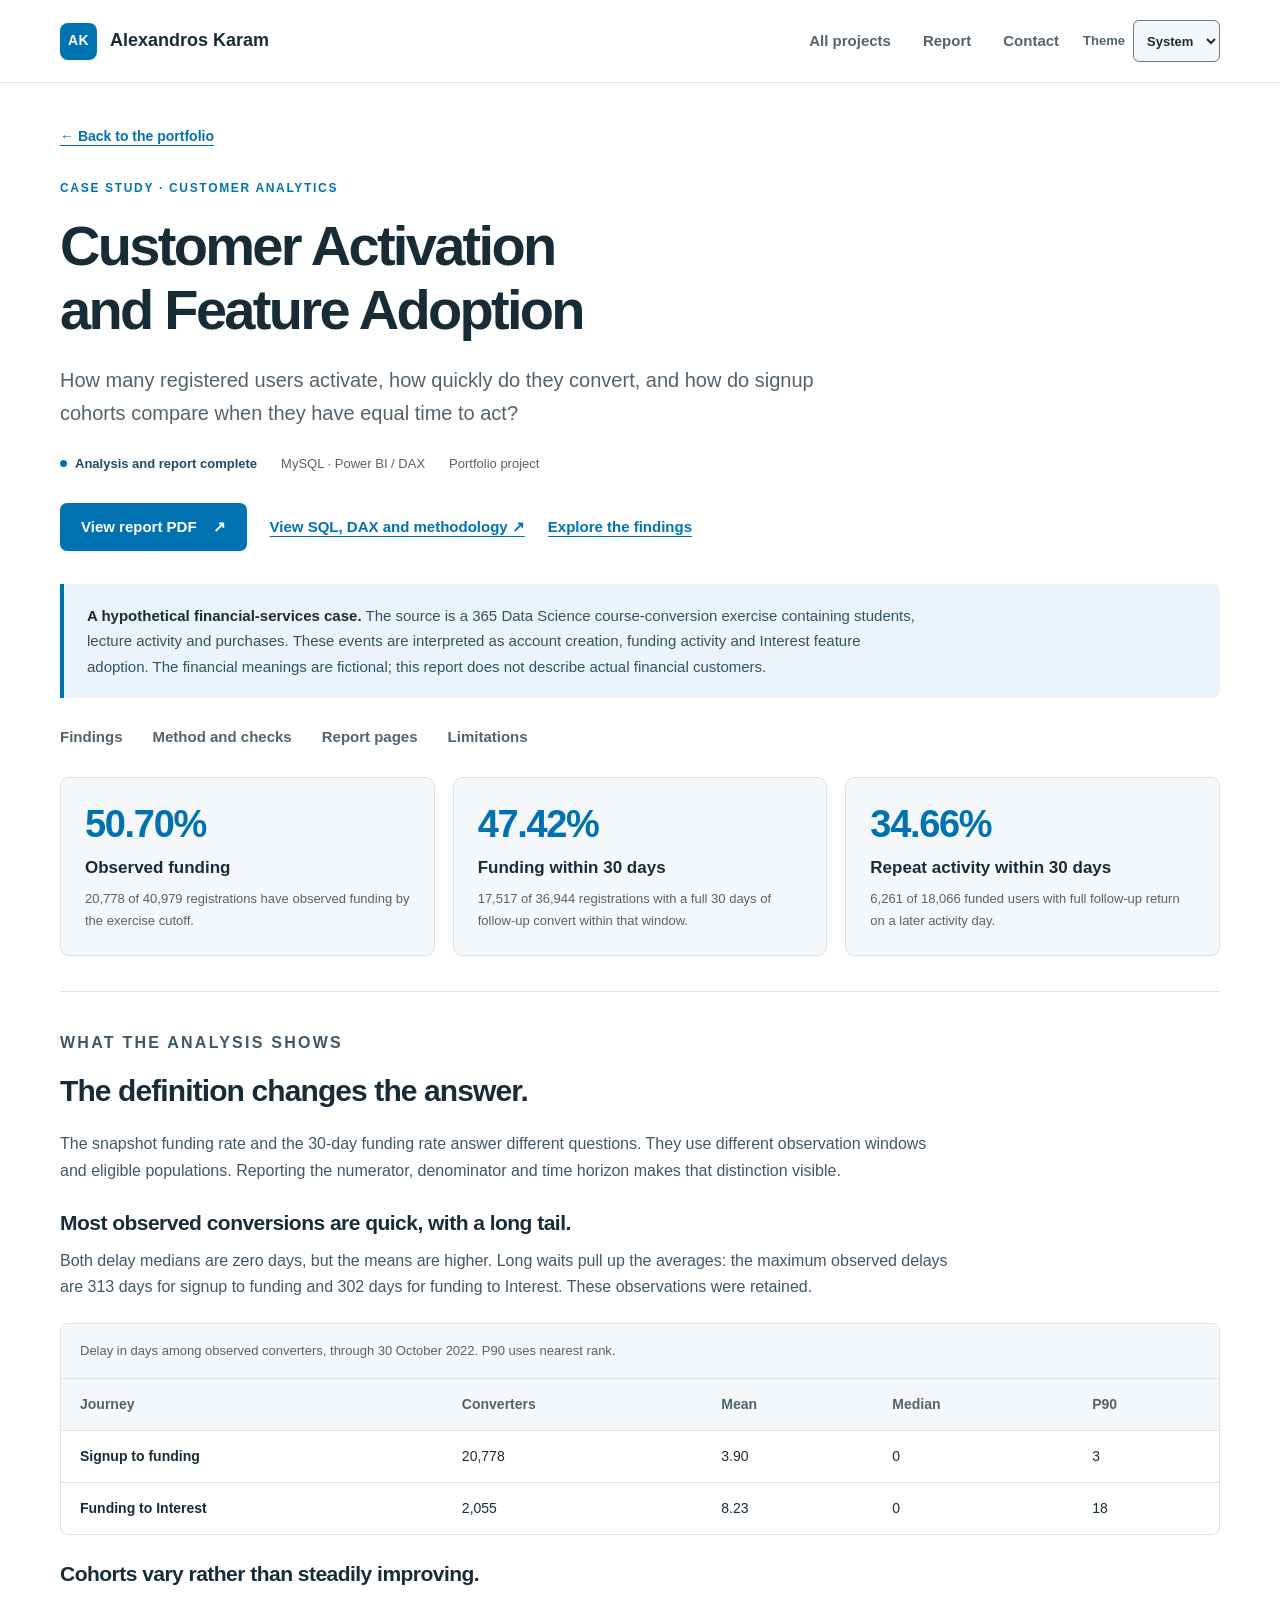
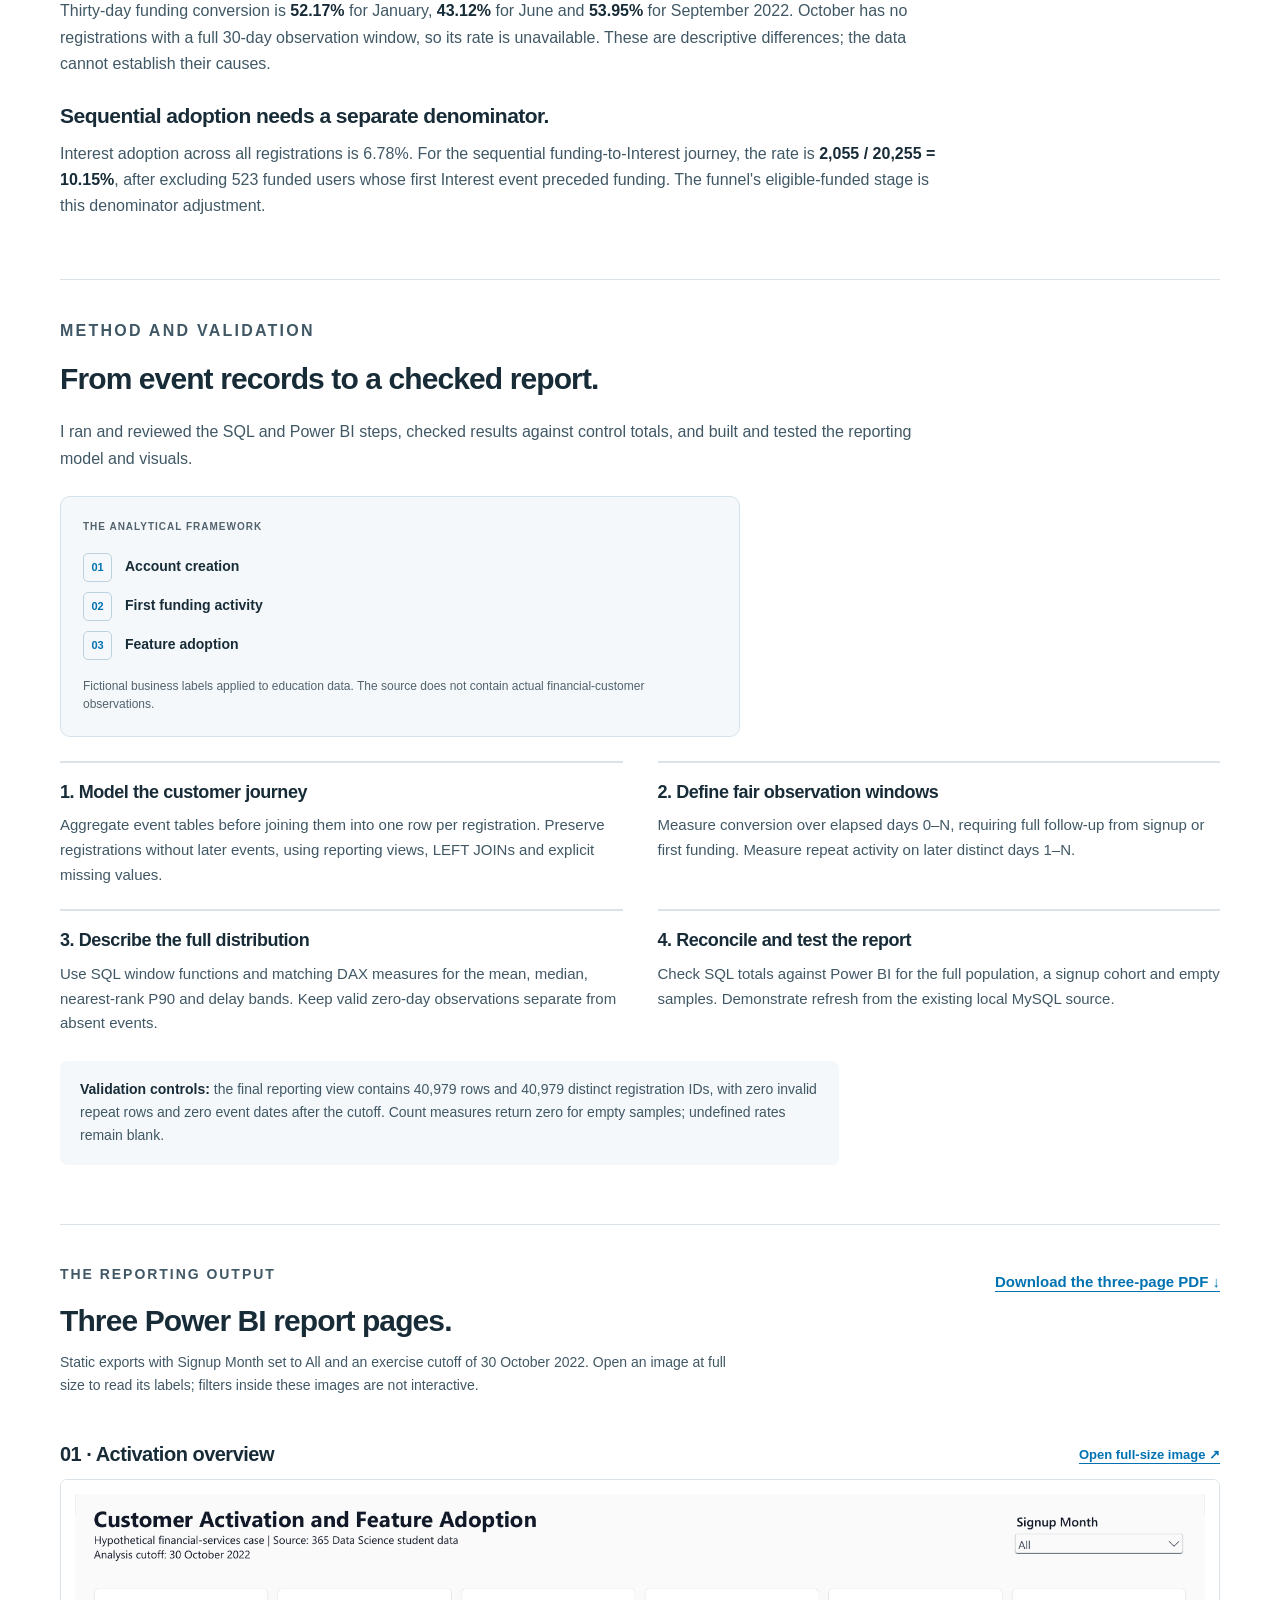
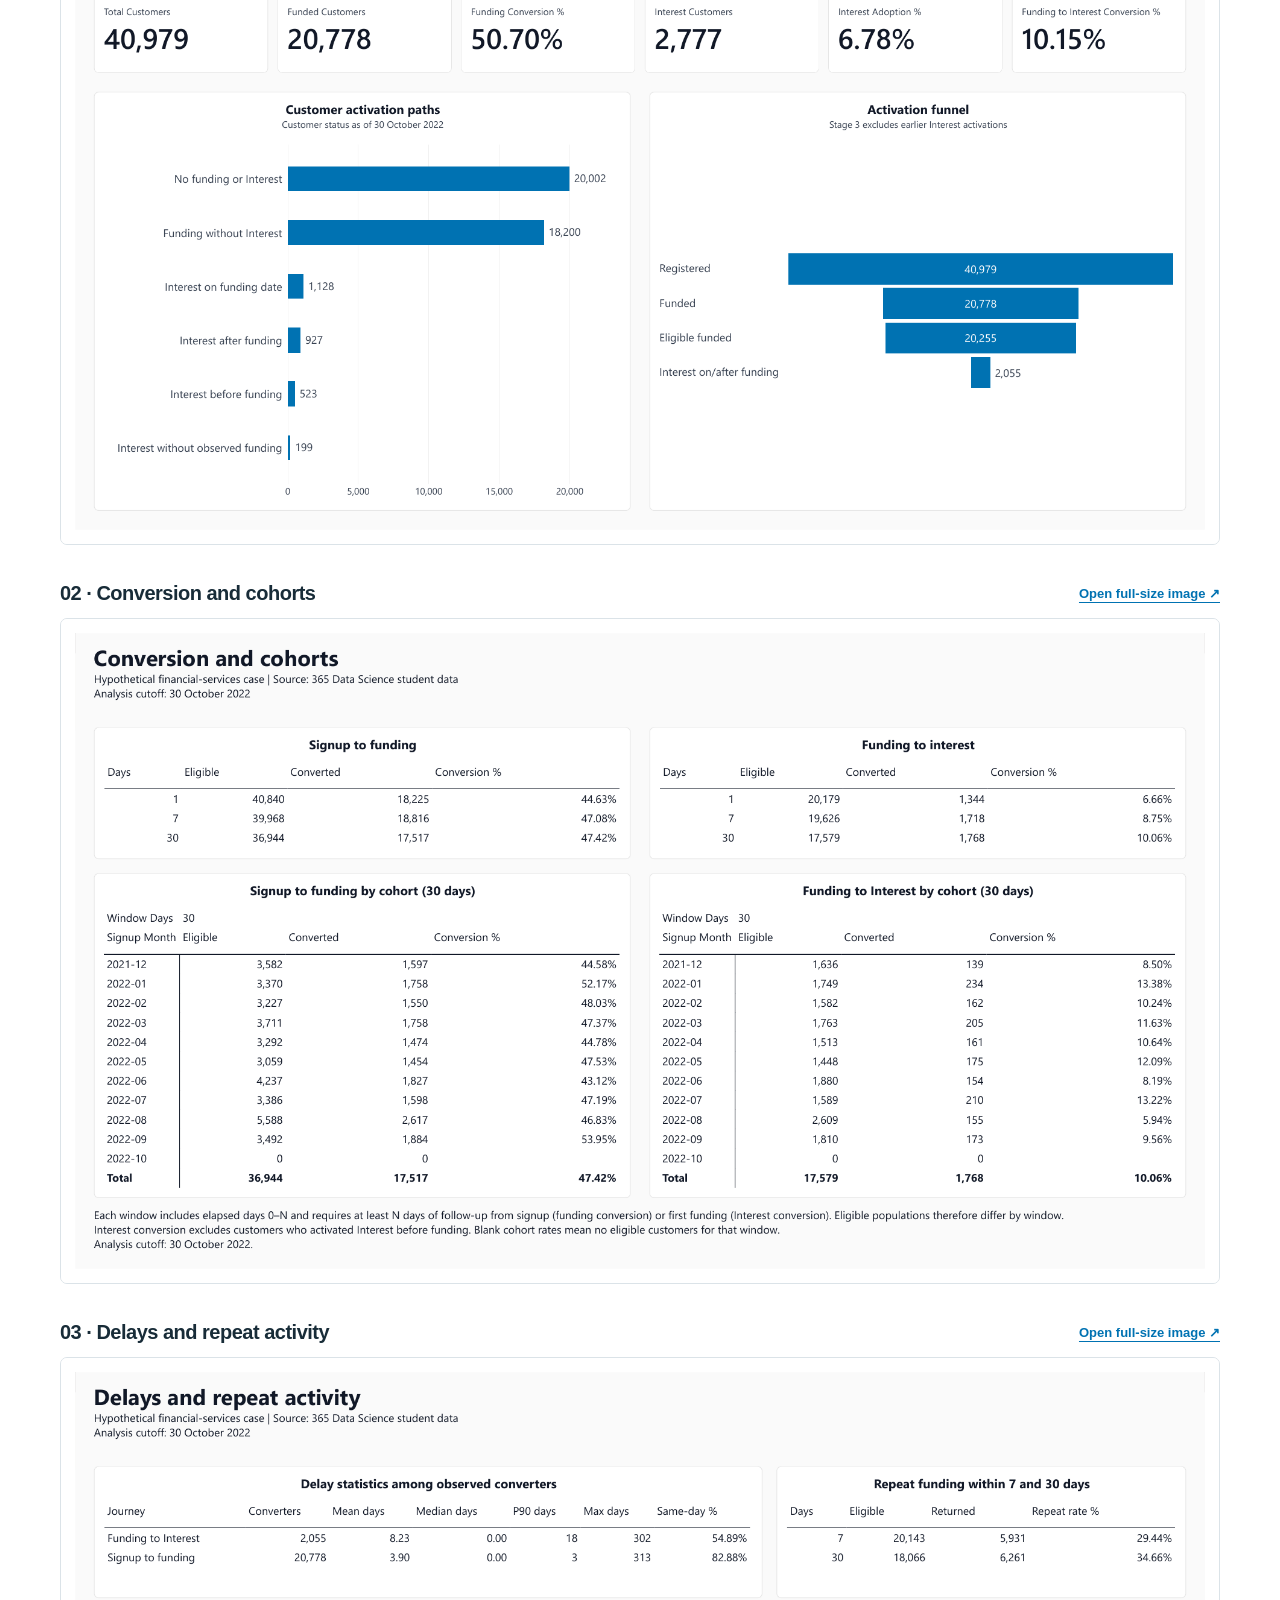
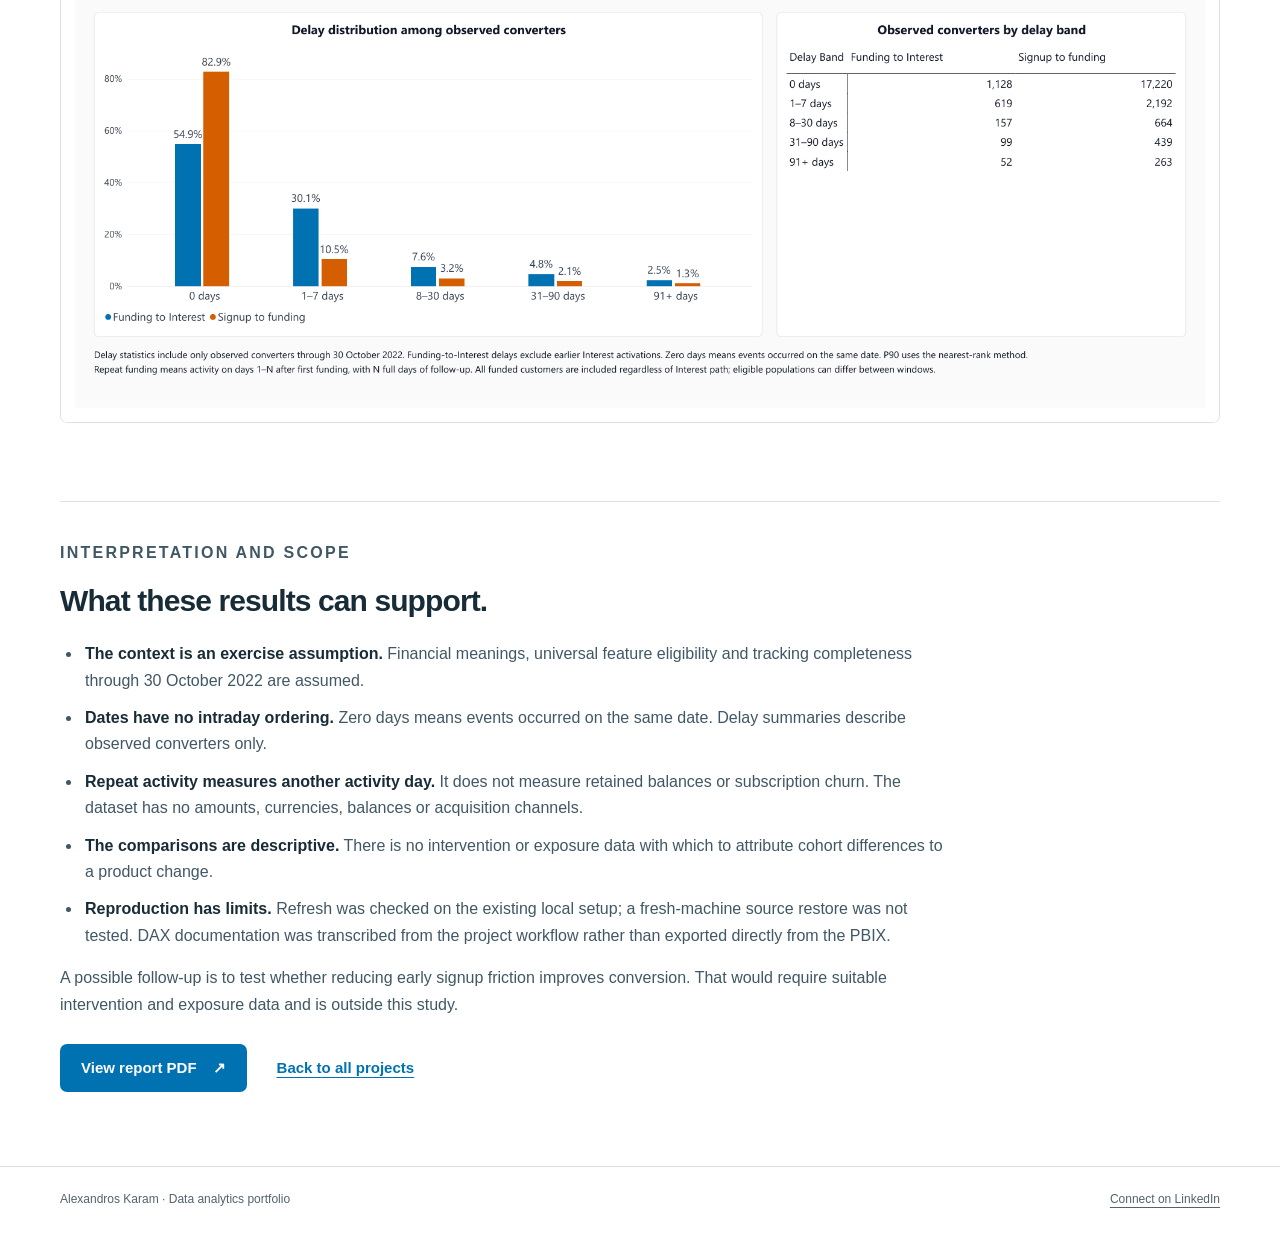
<file: projects/customer-activation/index.html>
<!doctype html>
<html lang="en">
<head>
  <meta charset="utf-8">
  <meta name="viewport" content="width=device-width, initial-scale=1">
  <meta name="description" content="A MySQL and Power BI case study of customer activation, fixed-window conversion, signup cohorts, waiting-time distributions and repeat activity.">
  <meta name="color-scheme" content="light dark">
  <link rel="icon" href="../../favicon.ico?v=20261107" type="image/x-icon">
  <link rel="icon" href="../../favicon.svg?v=20261107" type="image/svg+xml" sizes="any">
  <title>Customer Activation and Feature Adoption | Alexandros Karam</title>
  <script src="../../theme.js?v=1"></script>
  <link rel="stylesheet" href="../../styles.css?v=theme-1">
</head>
<body class="case-page">
  <a class="skip" href="#main">Skip to content</a>
  <header>
    <div class="wrap nav">
      <a class="brand" href="../../index.html"><span class="monogram" aria-hidden="true">AK</span>Alexandros Karam</a>
      <nav aria-label="Main navigation"><a class="about-nav" href="../../index.html#projects">All projects</a><a href="#report">Report</a><a href="../../index.html#contact">Contact</a></nav>
      <label class="theme-picker" hidden>
        <span>Theme</span>
        <select id="portfolio-theme">
          <option value="system">System</option>
          <option value="light">Light</option>
          <option value="dark">Dark</option>
        </select>
      </label>
    </div>
  </header>
  <main class="wrap case-main" id="main">
    <section class="case-intro" aria-labelledby="case-title">
      <a class="breadcrumb" href="../../index.html#projects">← Back to the portfolio</a>
      <p class="eyebrow">Case study · Customer analytics</p>
      <h1 id="case-title">Customer Activation<br>and Feature Adoption</h1>
      <p class="case-deck">How many registered users activate, how quickly do they convert, and how do signup cohorts compare when they have equal time to act?</p>
      <div class="case-meta"><span class="status">Analysis and report complete</span><span>MySQL · Power BI / DAX</span><span>Portfolio project</span></div>
      <div class="actions"><a class="button" href="customer-activation-report.pdf" target="_blank" rel="noopener">View report PDF <span aria-hidden="true">↗</span></a><a class="text-link" href="https://github.com/Alex-Karam/customer-activation-sql-power-bi" target="_blank" rel="noopener">View SQL, DAX and methodology <span aria-hidden="true">↗</span></a><a class="text-link" href="#findings">Explore the findings</a></div>
    </section>
    <aside class="disclosure" aria-label="Data provenance">
      <p><strong>A hypothetical financial-services case.</strong> The source is a 365 Data Science course-conversion exercise containing students, lecture activity and purchases. These events are interpreted as account creation, funding activity and Interest feature adoption. The financial meanings are fictional; this report does not describe actual financial customers.</p>
    </aside>
    <nav aria-label="Case study sections"><ul class="case-jump"><li><a href="#findings">Findings</a></li><li><a href="#method">Method and checks</a></li><li><a href="#report">Report pages</a></li><li><a href="#limitations">Limitations</a></li></ul></nav>
    <section class="case-metrics" aria-label="Selected results with their denominators">
      <article class="case-metric"><span class="value">50.70%</span><h2>Observed funding</h2><p>20,778 of 40,979 registrations have observed funding by the exercise cutoff.</p></article>
      <article class="case-metric"><span class="value">47.42%</span><h2>Funding within 30 days</h2><p>17,517 of 36,944 registrations with a full 30 days of follow-up convert within that window.</p></article>
      <article class="case-metric"><span class="value">34.66%</span><h2>Repeat activity within 30 days</h2><p>6,261 of 18,066 funded users with full follow-up return on a later activity day.</p></article>
    </section>
    <section class="case-section" id="findings" aria-labelledby="findings-title">
      <p class="eyebrow">What the analysis shows</p><h2 id="findings-title">The definition changes the answer.</h2>
      <p>The snapshot funding rate and the 30-day funding rate answer different questions. They use different observation windows and eligible populations. Reporting the numerator, denominator and time horizon makes that distinction visible.</p>
      <h3>Most observed conversions are quick, with a long tail.</h3>
      <p>Both delay medians are zero days, but the means are higher. Long waits pull up the averages: the maximum observed delays are 313 days for signup to funding and 302 days for funding to Interest. These observations were retained.</p>
      <div class="table-scroll" role="region" aria-label="Conversion delay statistics" tabindex="0">
        <table><caption>Delay in days among observed converters, through 30 October 2022. P90 uses nearest rank.</caption><thead><tr><th scope="col">Journey</th><th scope="col">Converters</th><th scope="col">Mean</th><th scope="col">Median</th><th scope="col">P90</th></tr></thead><tbody><tr><th scope="row">Signup to funding</th><td>20,778</td><td>3.90</td><td>0</td><td>3</td></tr><tr><th scope="row">Funding to Interest</th><td>2,055</td><td>8.23</td><td>0</td><td>18</td></tr></tbody></table>
      </div>
      <h3>Cohorts vary rather than steadily improving.</h3>
      <p>Thirty-day funding conversion is <strong>52.17%</strong> for January, <strong>43.12%</strong> for June and <strong>53.95%</strong> for September 2022. October has no registrations with a full 30-day observation window, so its rate is unavailable. These are descriptive differences; the data cannot establish their causes.</p>
      <h3>Sequential adoption needs a separate denominator.</h3>
      <p>Interest adoption across all registrations is 6.78%. For the sequential funding-to-Interest journey, the rate is <strong>2,055 / 20,255 = 10.15%</strong>, after excluding 523 funded users whose first Interest event preceded funding. The funnel's eligible-funded stage is this denominator adjustment.</p>
    </section>
    <section class="case-section" id="method" aria-labelledby="method-title">
      <p class="eyebrow">Method and validation</p><h2 id="method-title">From event records to a checked report.</h2>
      <p>I ran and reviewed the SQL and Power BI steps, checked results against control totals, and built and tested the reporting model and visuals.</p>
      <div class="journey case-journey" aria-label="Illustrative customer journey">
        <span class="journey-label">The analytical framework</span>
        <div class="journey-step"><b aria-hidden="true">01</b> Account creation</div>
        <div class="journey-step"><b aria-hidden="true">02</b> First funding activity</div>
        <div class="journey-step"><b aria-hidden="true">03</b> Feature adoption</div>
        <p class="journey-note">Fictional business labels applied to education data. The source does not contain actual financial-customer observations.</p>
      </div>
      <div class="method-grid">
        <div class="method-step"><h3>1. Model the customer journey</h3><p>Aggregate event tables before joining them into one row per registration. Preserve registrations without later events, using reporting views, LEFT JOINs and explicit missing values.</p></div>
        <div class="method-step"><h3>2. Define fair observation windows</h3><p>Measure conversion over elapsed days 0–N, requiring full follow-up from signup or first funding. Measure repeat activity on later distinct days 1–N.</p></div>
        <div class="method-step"><h3>3. Describe the full distribution</h3><p>Use SQL window functions and matching DAX measures for the mean, median, nearest-rank P90 and delay bands. Keep valid zero-day observations separate from absent events.</p></div>
        <div class="method-step"><h3>4. Reconcile and test the report</h3><p>Check SQL totals against Power BI for the full population, a signup cohort and empty samples. Demonstrate refresh from the existing local MySQL source.</p></div>
      </div>
      <p class="case-note"><strong>Validation controls:</strong> the final reporting view contains 40,979 rows and 40,979 distinct registration IDs, with zero invalid repeat rows and zero event dates after the cutoff. Count measures return zero for empty samples; undefined rates remain blank.</p>
    </section>
    <section class="case-section" id="report" aria-labelledby="report-title">
      <div class="report-head"><div><p class="eyebrow">The reporting output</p><h2 id="report-title">Three Power BI report pages.</h2><p>Static exports with Signup Month set to All and an exercise cutoff of 30 October 2022. Open an image at full size to read its labels; filters inside these images are not interactive.</p></div><a class="text-link" href="customer-activation-report.pdf" download="Customer_Activation_and_Feature_Adoption.pdf">Download the three-page PDF ↓</a></div>
      <figure class="report-figure" id="activation-overview"><figcaption><h3>01 · Activation overview</h3><a href="activation-overview.png" target="_blank" rel="noopener">Open full-size image ↗</a></figcaption><a href="activation-overview.png" target="_blank" rel="noopener" aria-label="Open the activation overview image at full size"><img src="activation-overview.png" width="1920" height="1101" alt="Activation overview with funding and adoption metrics, customer paths and an eligibility-adjusted activation funnel"></a></figure>
      <figure class="report-figure" id="conversion-cohorts"><figcaption><h3>02 · Conversion and cohorts</h3><a href="conversion-and-cohorts.png" target="_blank" rel="noopener">Open full-size image ↗</a></figcaption><a href="conversion-and-cohorts.png" target="_blank" rel="noopener" aria-label="Open the conversion and cohorts image at full size"><img src="conversion-and-cohorts.png" width="1920" height="1101" loading="lazy" alt="One-, seven- and thirty-day conversion summaries and monthly signup-cohort matrices at thirty days"></a></figure>
      <figure class="report-figure" id="delays-repeat"><figcaption><h3>03 · Delays and repeat activity</h3><a href="delays-and-repeat-activity.png" target="_blank" rel="noopener">Open full-size image ↗</a></figcaption><a href="delays-and-repeat-activity.png" target="_blank" rel="noopener" aria-label="Open the delays and repeat activity image at full size"><img src="delays-and-repeat-activity.png" width="1920" height="1101" loading="lazy" alt="Conversion delay statistics and delay-band distributions, with repeat-activity rates over seven and thirty days"></a></figure>
    </section>
    <section class="case-section" id="limitations" aria-labelledby="limits-title">
      <p class="eyebrow">Interpretation and scope</p><h2 id="limits-title">What these results can support.</h2>
      <ul><li><strong>The context is an exercise assumption.</strong> Financial meanings, universal feature eligibility and tracking completeness through 30 October 2022 are assumed.</li><li><strong>Dates have no intraday ordering.</strong> Zero days means events occurred on the same date. Delay summaries describe observed converters only.</li><li><strong>Repeat activity measures another activity day.</strong> It does not measure retained balances or subscription churn. The dataset has no amounts, currencies, balances or acquisition channels.</li><li><strong>The comparisons are descriptive.</strong> There is no intervention or exposure data with which to attribute cohort differences to a product change.</li><li><strong>Reproduction has limits.</strong> Refresh was checked on the existing local setup; a fresh-machine source restore was not tested. DAX documentation was transcribed from the project workflow rather than exported directly from the PBIX.</li></ul>
      <p>A possible follow-up is to test whether reducing early signup friction improves conversion. That would require suitable intervention and exposure data and is outside this study.</p>
      <div class="case-bottom"><a class="button" href="customer-activation-report.pdf" target="_blank" rel="noopener">View report PDF <span aria-hidden="true">↗</span></a><a class="text-link" href="../../index.html#projects">Back to all projects</a></div>
    </section>
  </main>
  <footer><div class="wrap footer"><span>Alexandros Karam · Data analytics portfolio</span><a href="https://www.linkedin.com/in/alexandros-karam-09565b25/">Connect on LinkedIn</a></div></footer>
</body>
</html>
</file>
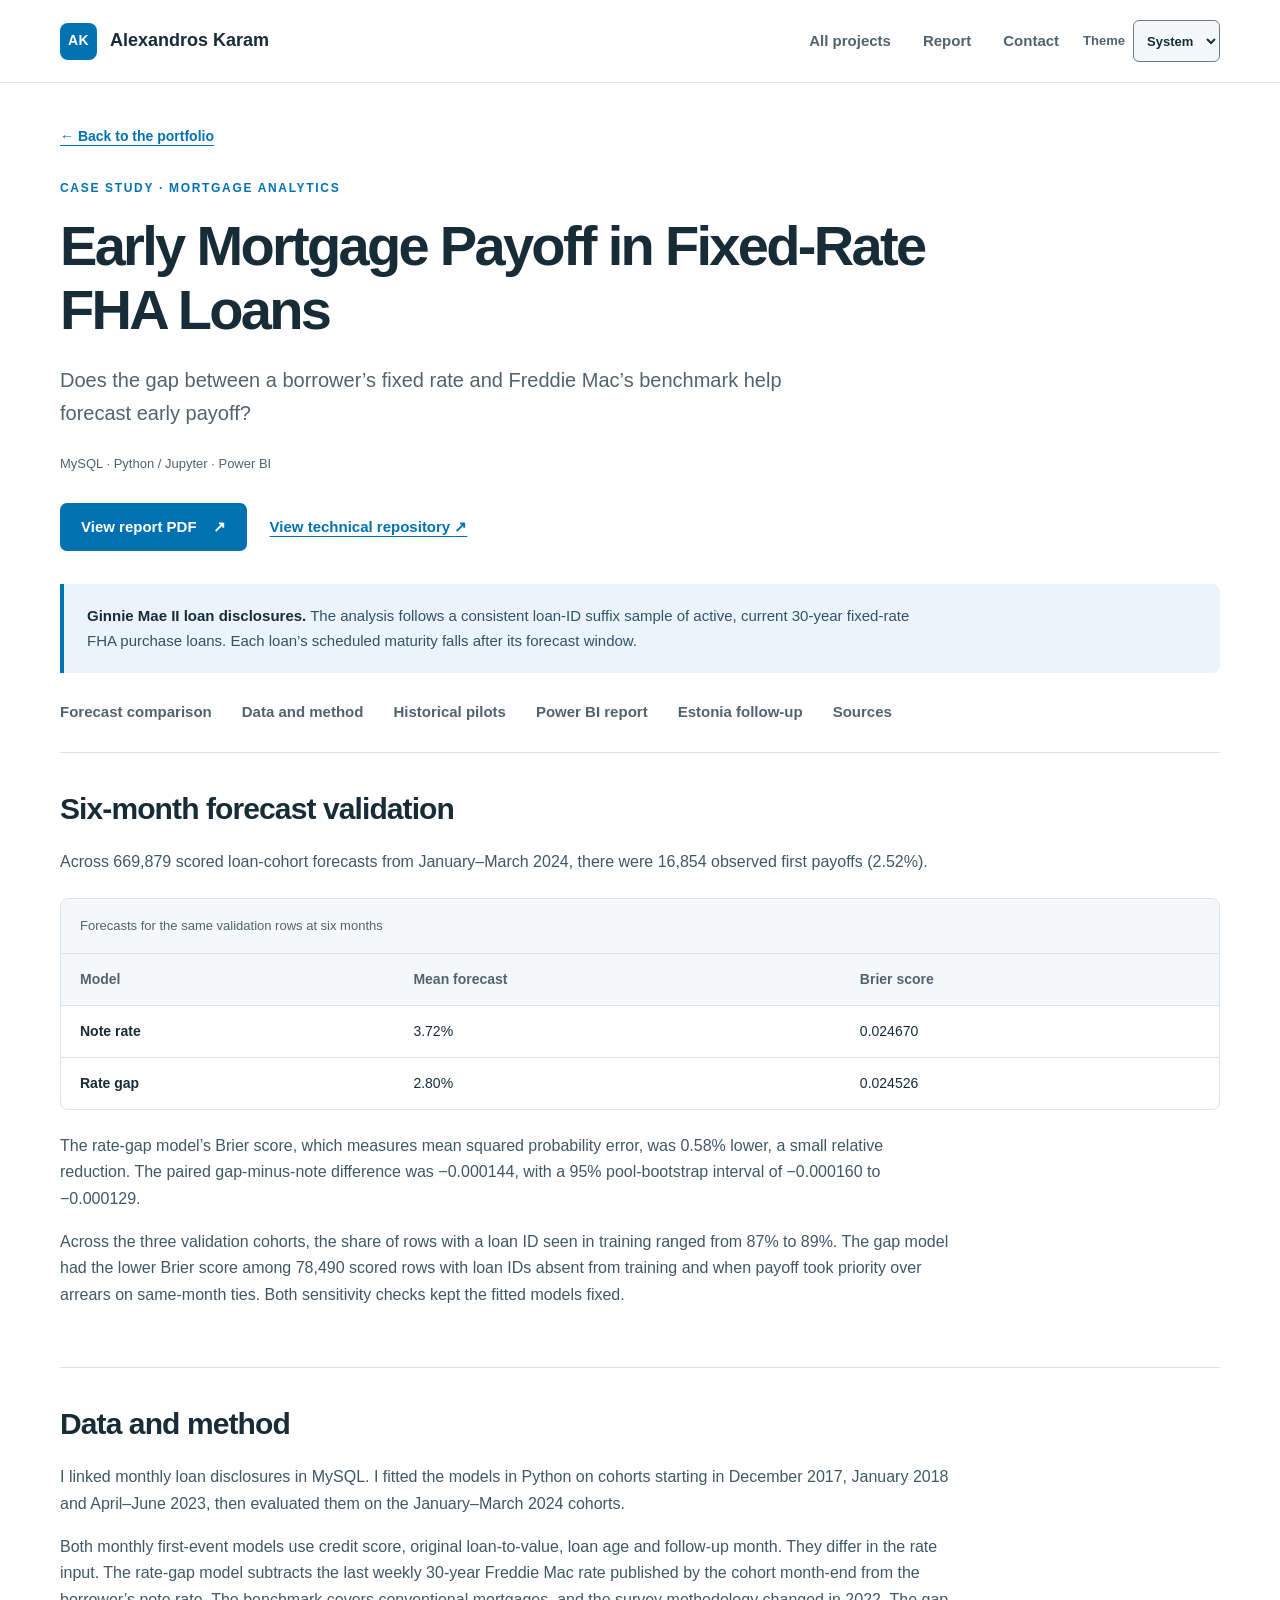
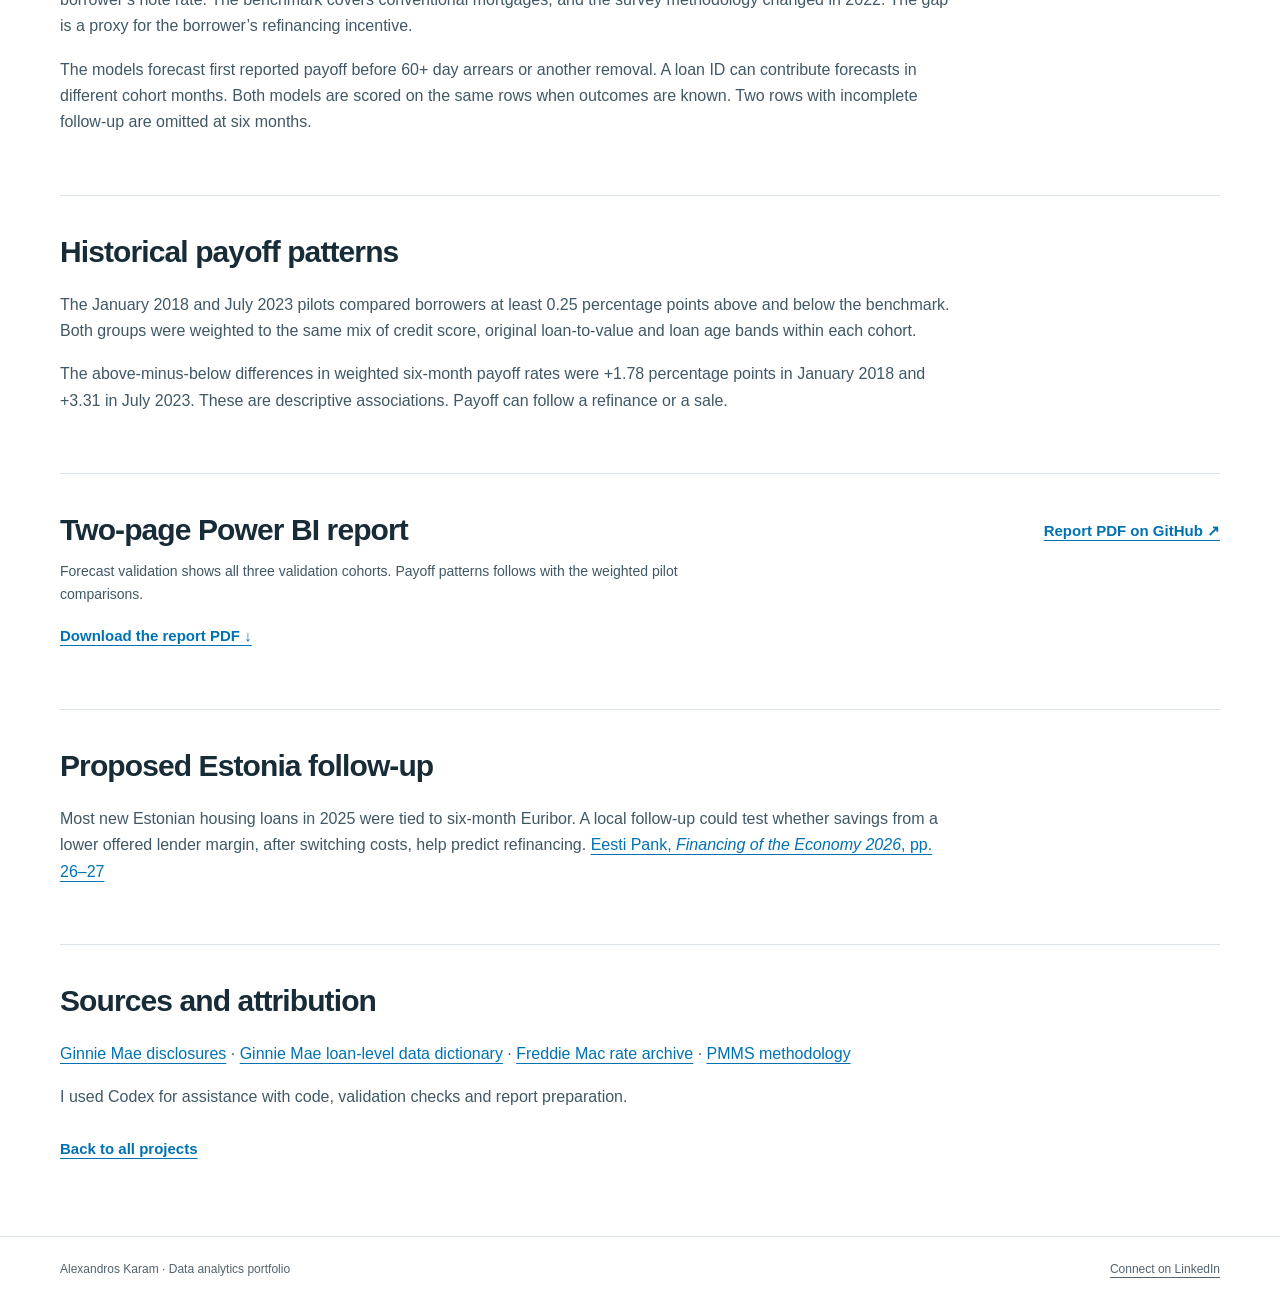
<file: projects/early-mortgage-payoff-fha/index.html>
<!doctype html>
<html lang="en">
<head>
  <meta charset="utf-8">
  <meta name="viewport" content="width=device-width, initial-scale=1">
  <meta name="description" content="A comparison of note-rate and rate-gap payoff forecasts for 30-year fixed-rate FHA purchase loans, with MySQL, Python and Power BI.">
  <meta name="color-scheme" content="light dark">
  <link rel="icon" href="../../favicon.ico?v=20261107" type="image/x-icon">
  <link rel="icon" href="../../favicon.svg?v=20261107" type="image/svg+xml" sizes="any">
  <title>Early Mortgage Payoff in Fixed-Rate FHA Loans | Alexandros Karam</title>
  <script src="../../theme.js?v=1"></script>
  <link rel="stylesheet" href="../../styles.css?v=theme-1">
</head>
<body class="case-page">
  <a class="skip" href="#main">Skip to content</a>
  <header>
    <div class="wrap nav">
      <a class="brand" href="../../index.html"><span class="monogram" aria-hidden="true">AK</span>Alexandros Karam</a>
      <nav aria-label="Main navigation">
        <a class="about-nav" href="../../index.html#projects">All projects</a>
        <a href="#report">Report</a>
        <a href="../../index.html#contact">Contact</a>
      </nav>
      <label class="theme-picker" hidden>
        <span>Theme</span>
        <select id="portfolio-theme">
          <option value="system">System</option>
          <option value="light">Light</option>
          <option value="dark">Dark</option>
        </select>
      </label>
    </div>
  </header>
  <main class="wrap case-main" id="main">
    <section class="case-intro" aria-labelledby="case-title">
      <a class="breadcrumb" href="../../index.html#projects">&#8592; Back to the portfolio</a>
      <p class="eyebrow">Case study &middot; Mortgage analytics</p>
      <h1 id="case-title">Early Mortgage Payoff in Fixed-Rate FHA Loans</h1>
      <p class="case-deck">Does the gap between a borrower&rsquo;s fixed rate and Freddie Mac&rsquo;s benchmark help forecast early payoff?</p>
      <div class="case-meta"><span>MySQL &middot; Python / Jupyter &middot; Power BI</span></div>
      <div class="actions">
        <a class="button" href="early-mortgage-payoff-fha-report.pdf" target="_blank" rel="noopener">View report PDF <span aria-hidden="true">&#8599;</span></a>
        <a class="text-link" href="https://github.com/Alex-Karam/early-mortgage-payoff-fha" target="_blank" rel="noopener">View technical repository <span aria-hidden="true">&#8599;</span></a>
      </div>
    </section>
    <aside class="disclosure" aria-label="Data provenance">
      <p><strong>Ginnie Mae II loan disclosures.</strong> The analysis follows a consistent loan-ID suffix sample of active, current 30-year fixed-rate FHA purchase loans. Each loan&rsquo;s scheduled maturity falls after its forecast window.</p>
    </aside>
    <nav aria-label="Case study sections">
      <ul class="case-jump">
        <li><a href="#findings">Forecast comparison</a></li>
        <li><a href="#method">Data and method</a></li>
        <li><a href="#pilots">Historical pilots</a></li>
        <li><a href="#report">Power BI report</a></li>
        <li><a href="#estonia">Estonia follow-up</a></li>
        <li><a href="#sources">Sources</a></li>
      </ul>
    </nav>
    <section class="case-section" id="findings" aria-labelledby="findings-title">
      <h2 id="findings-title">Six-month forecast validation</h2>
      <p>Across 669,879 scored loan-cohort forecasts from January&ndash;March 2024, there were 16,854 observed first payoffs (2.52%).</p>
      <div class="table-scroll" role="region" aria-label="Six-month forecast comparison" tabindex="0">
        <table>
          <caption>Forecasts for the same validation rows at six months</caption>
          <thead>
            <tr><th scope="col">Model</th><th scope="col">Mean forecast</th><th scope="col">Brier score</th></tr>
          </thead>
          <tbody>
            <tr><th scope="row">Note rate</th><td>3.72%</td><td>0.024670</td></tr>
            <tr><th scope="row">Rate gap</th><td>2.80%</td><td>0.024526</td></tr>
          </tbody>
        </table>
      </div>
      <p>The rate-gap model&rsquo;s Brier score, which measures mean squared probability error, was 0.58% lower, a small relative reduction. The paired gap-minus-note difference was &minus;0.000144, with a 95% pool-bootstrap interval of &minus;0.000160 to &minus;0.000129.</p>
      <p>Across the three validation cohorts, the share of rows with a loan ID seen in training ranged from 87% to 89%. The gap model had the lower Brier score among 78,490 scored rows with loan IDs absent from training and when payoff took priority over arrears on same-month ties. Both sensitivity checks kept the fitted models fixed.</p>
    </section>
    <section class="case-section" id="method" aria-labelledby="method-title">
      <h2 id="method-title">Data and method</h2>
      <p>I linked monthly loan disclosures in MySQL. I fitted the models in Python on cohorts starting in December 2017, January 2018 and April&ndash;June 2023, then evaluated them on the January&ndash;March 2024 cohorts.</p>
      <p>Both monthly first-event models use credit score, original loan-to-value, loan age and follow-up month. They differ in the rate input. The rate-gap model subtracts the last weekly 30-year Freddie Mac rate published by the cohort month-end from the borrower&rsquo;s note rate. The benchmark covers conventional mortgages, and the survey methodology changed in 2022. The gap is a proxy for the borrower&rsquo;s refinancing incentive.</p>
      <p>The models forecast first reported payoff before 60+ day arrears or another removal. A loan ID can contribute forecasts in different cohort months. Both models are scored on the same rows when outcomes are known. Two rows with incomplete follow-up are omitted at six months.</p>
    </section>
    <section class="case-section" id="pilots" aria-labelledby="pilots-title">
      <h2 id="pilots-title">Historical payoff patterns</h2>
      <p>The January 2018 and July 2023 pilots compared borrowers at least 0.25 percentage points above and below the benchmark. Both groups were weighted to the same mix of credit score, original loan-to-value and loan age bands within each cohort.</p>
      <p>The above-minus-below differences in weighted six-month payoff rates were +1.78 percentage points in January 2018 and +3.31 in July 2023. These are descriptive associations. Payoff can follow a refinance or a sale.</p>
    </section>
    <section class="case-section" id="report" aria-labelledby="report-title">
      <div class="report-head">
        <div><h2 id="report-title">Two-page Power BI report</h2><p>Forecast validation shows all three validation cohorts. Payoff patterns follows with the weighted pilot comparisons.</p></div>
        <a class="text-link" href="https://github.com/Alex-Karam/early-mortgage-payoff-fha/blob/main/output/pdf/Early%20Mortgage%20Payoff%20in%20Fixed-Rate%20FHA%20Loans%20-%20Power%20BI%20Report.pdf" target="_blank" rel="noopener">Report PDF on GitHub <span aria-hidden="true">&#8599;</span></a>
      </div>
      <p><a class="text-link" href="early-mortgage-payoff-fha-report.pdf" download>Download the report PDF <span aria-hidden="true">&#8595;</span></a></p>
    </section>
    <section class="case-section" id="estonia" aria-labelledby="estonia-title">
      <h2 id="estonia-title">Proposed Estonia follow-up</h2>
      <p>Most new Estonian housing loans in 2025 were tied to six-month Euribor. A local follow-up could test whether savings from a lower offered lender margin, after switching costs, help predict refinancing. <a href="https://haldus.eestipank.ee/sites/default/files/2026-03/mry2026_eng.pdf#page=26">Eesti Pank, <cite>Financing of the Economy 2026</cite>, pp. 26&ndash;27</a></p>
    </section>
    <section class="case-section" id="sources" aria-labelledby="sources-title">
      <h2 id="sources-title">Sources and attribution</h2>
      <p><a href="https://bulk.ginniemae.gov/">Ginnie Mae disclosures</a> &middot; <a href="https://www.ginniemae.gov/s3/sites/default/files/assets/redirects/MBS_SingleFamily_Loan_DataDictionary_V1.8.pdf">Ginnie Mae loan-level data dictionary</a> &middot; <a href="https://www.freddiemac.com/pmms/pmms_archives">Freddie Mac rate archive</a> &middot; <a href="https://www.freddiemac.com/research/insight/20221103-freddie-macs-newly-enhanced-mortgage-rate-survey">PMMS methodology</a></p>
      <p>I used Codex for assistance with code, validation checks and report preparation.</p>
      <div class="case-bottom"><a class="text-link" href="../../index.html#projects">Back to all projects</a></div>
    </section>
  </main>
  <footer><div class="wrap footer"><span>Alexandros Karam · Data analytics portfolio</span><a href="https://www.linkedin.com/in/alexandros-karam-09565b25/">Connect on LinkedIn</a></div></footer>
</body>
</html>
</file>
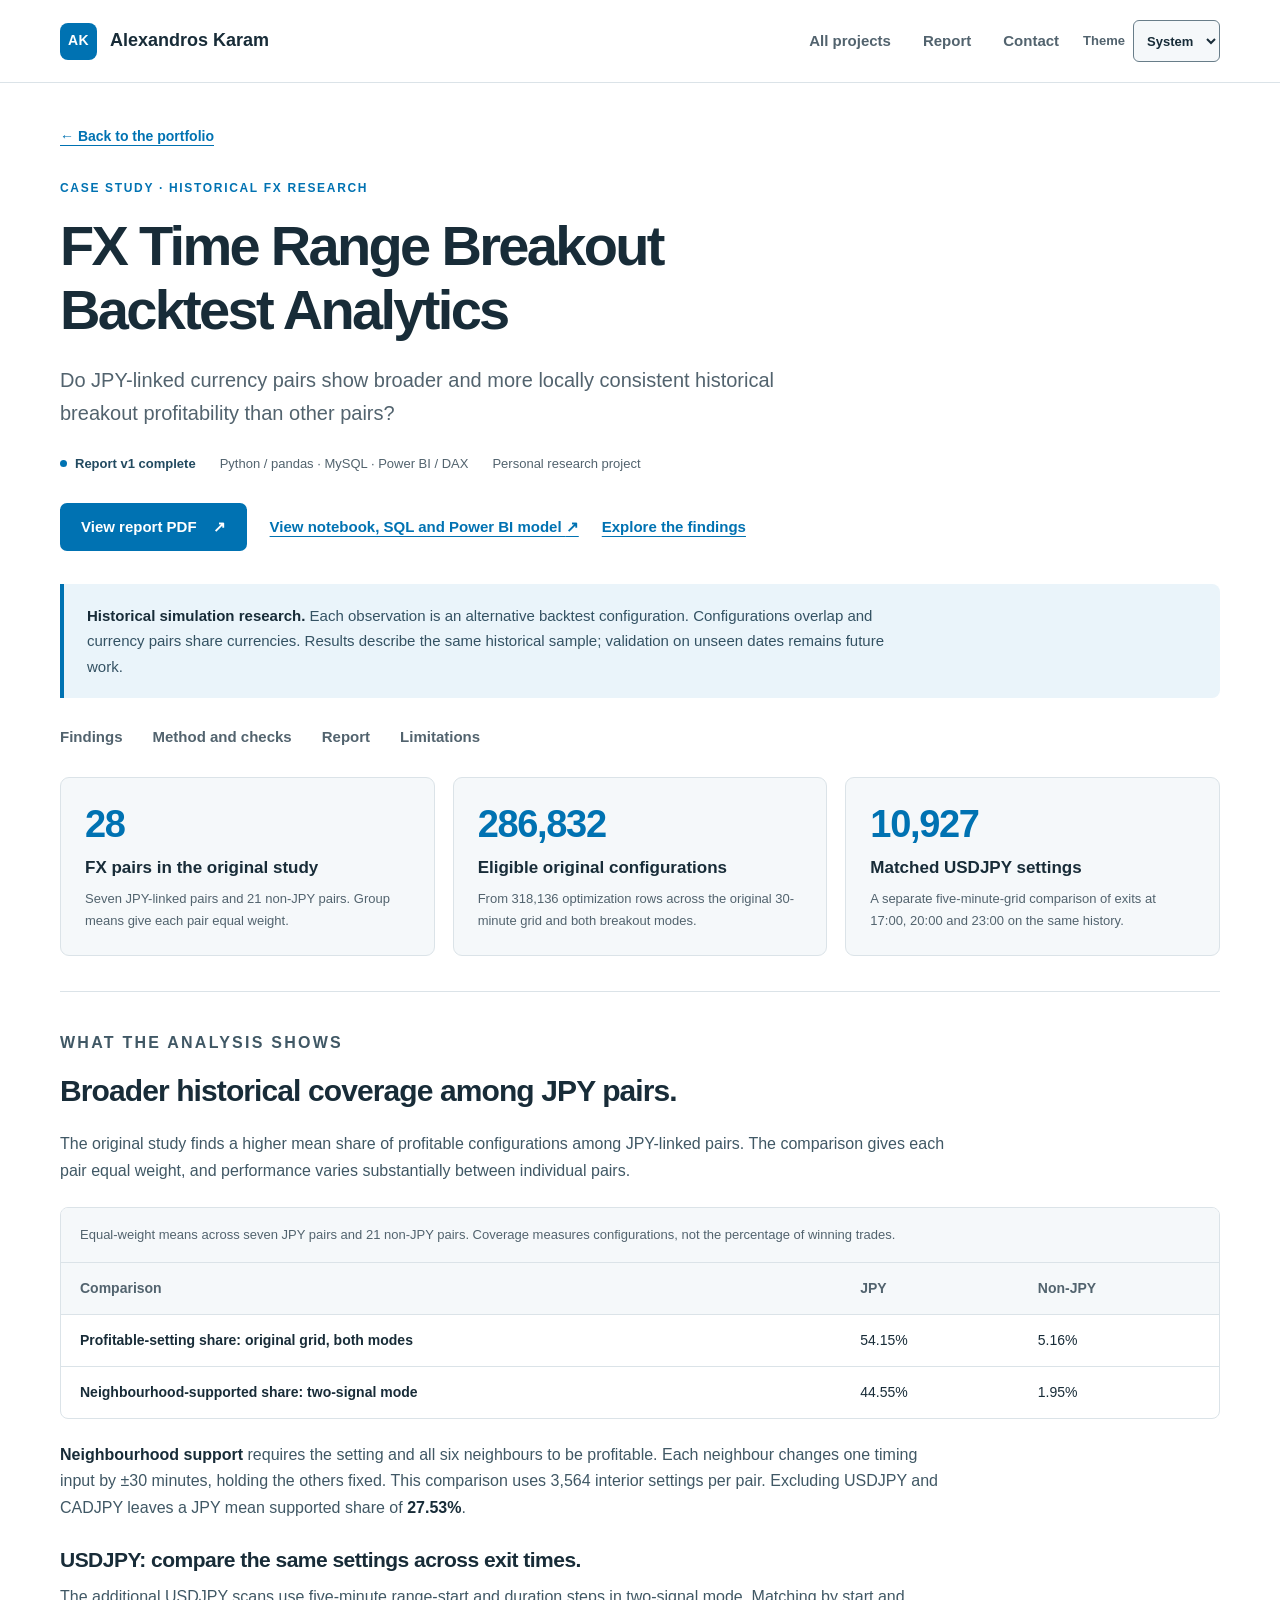
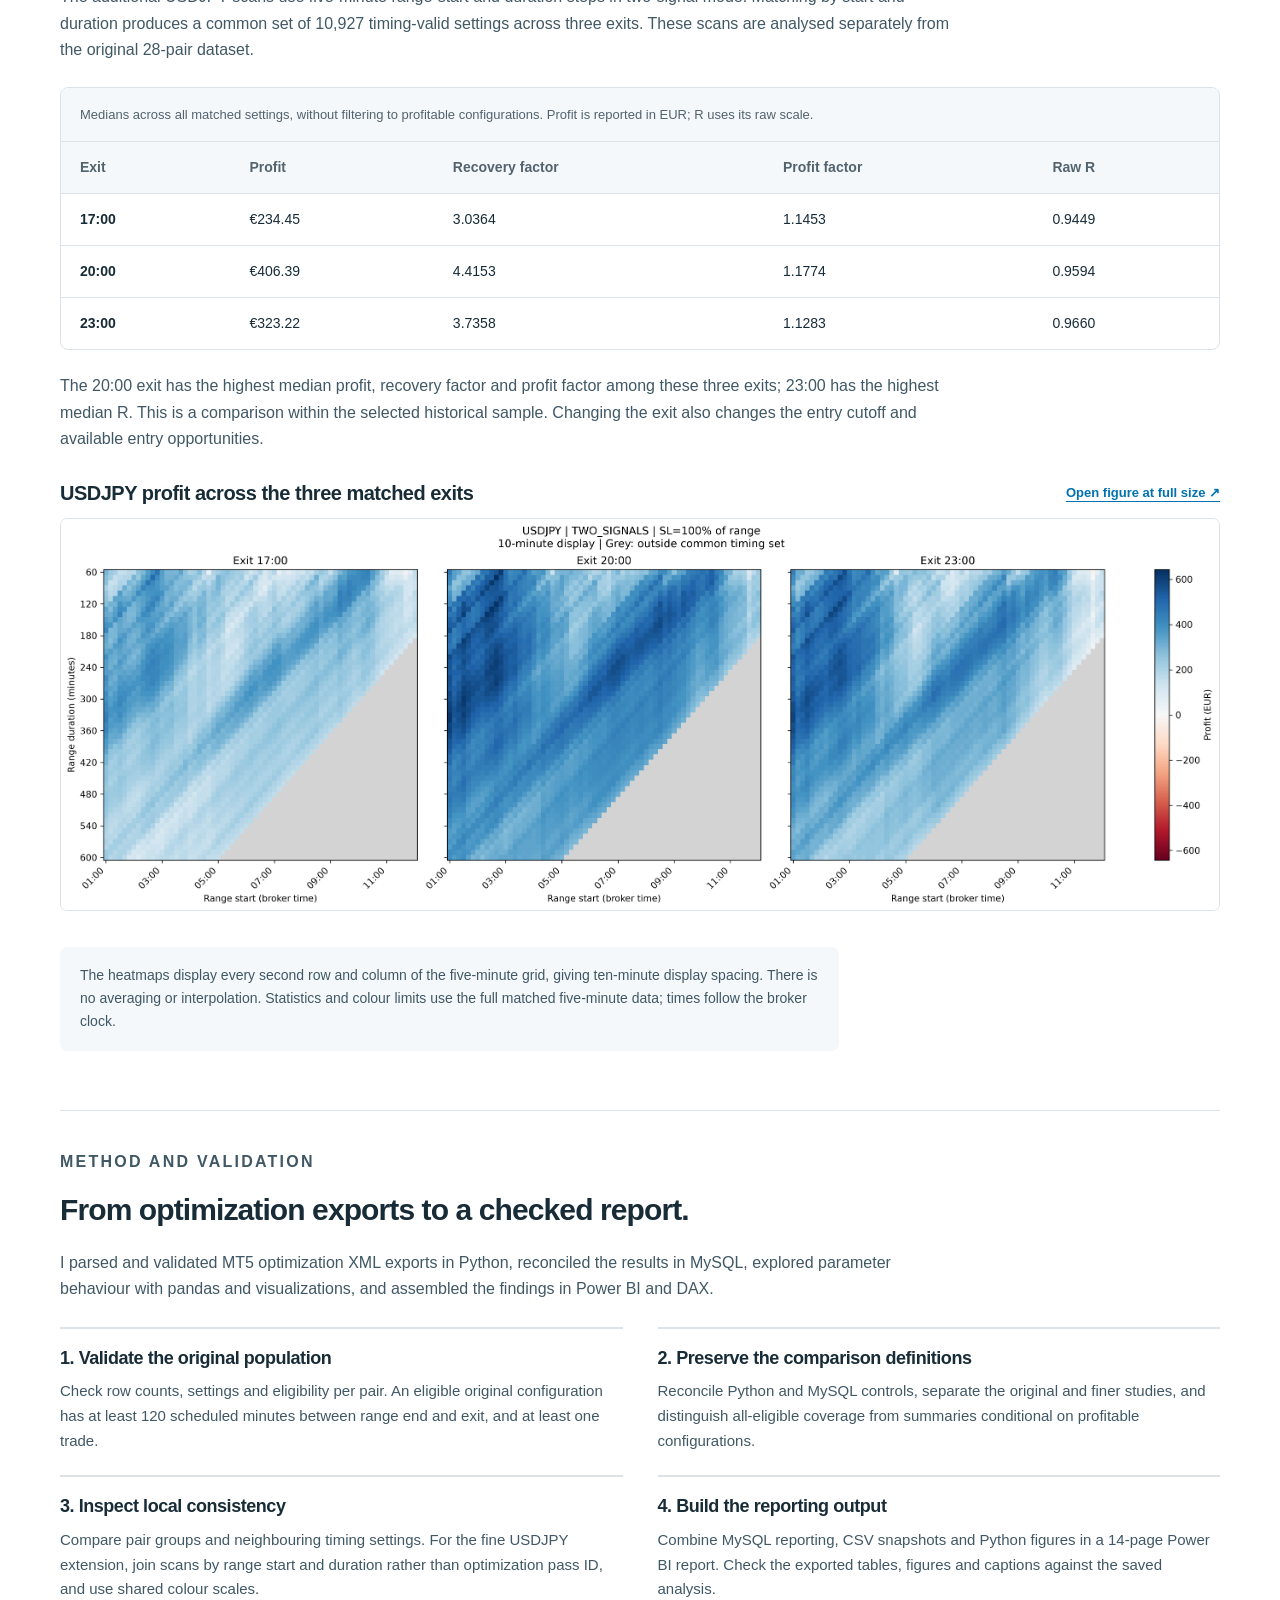
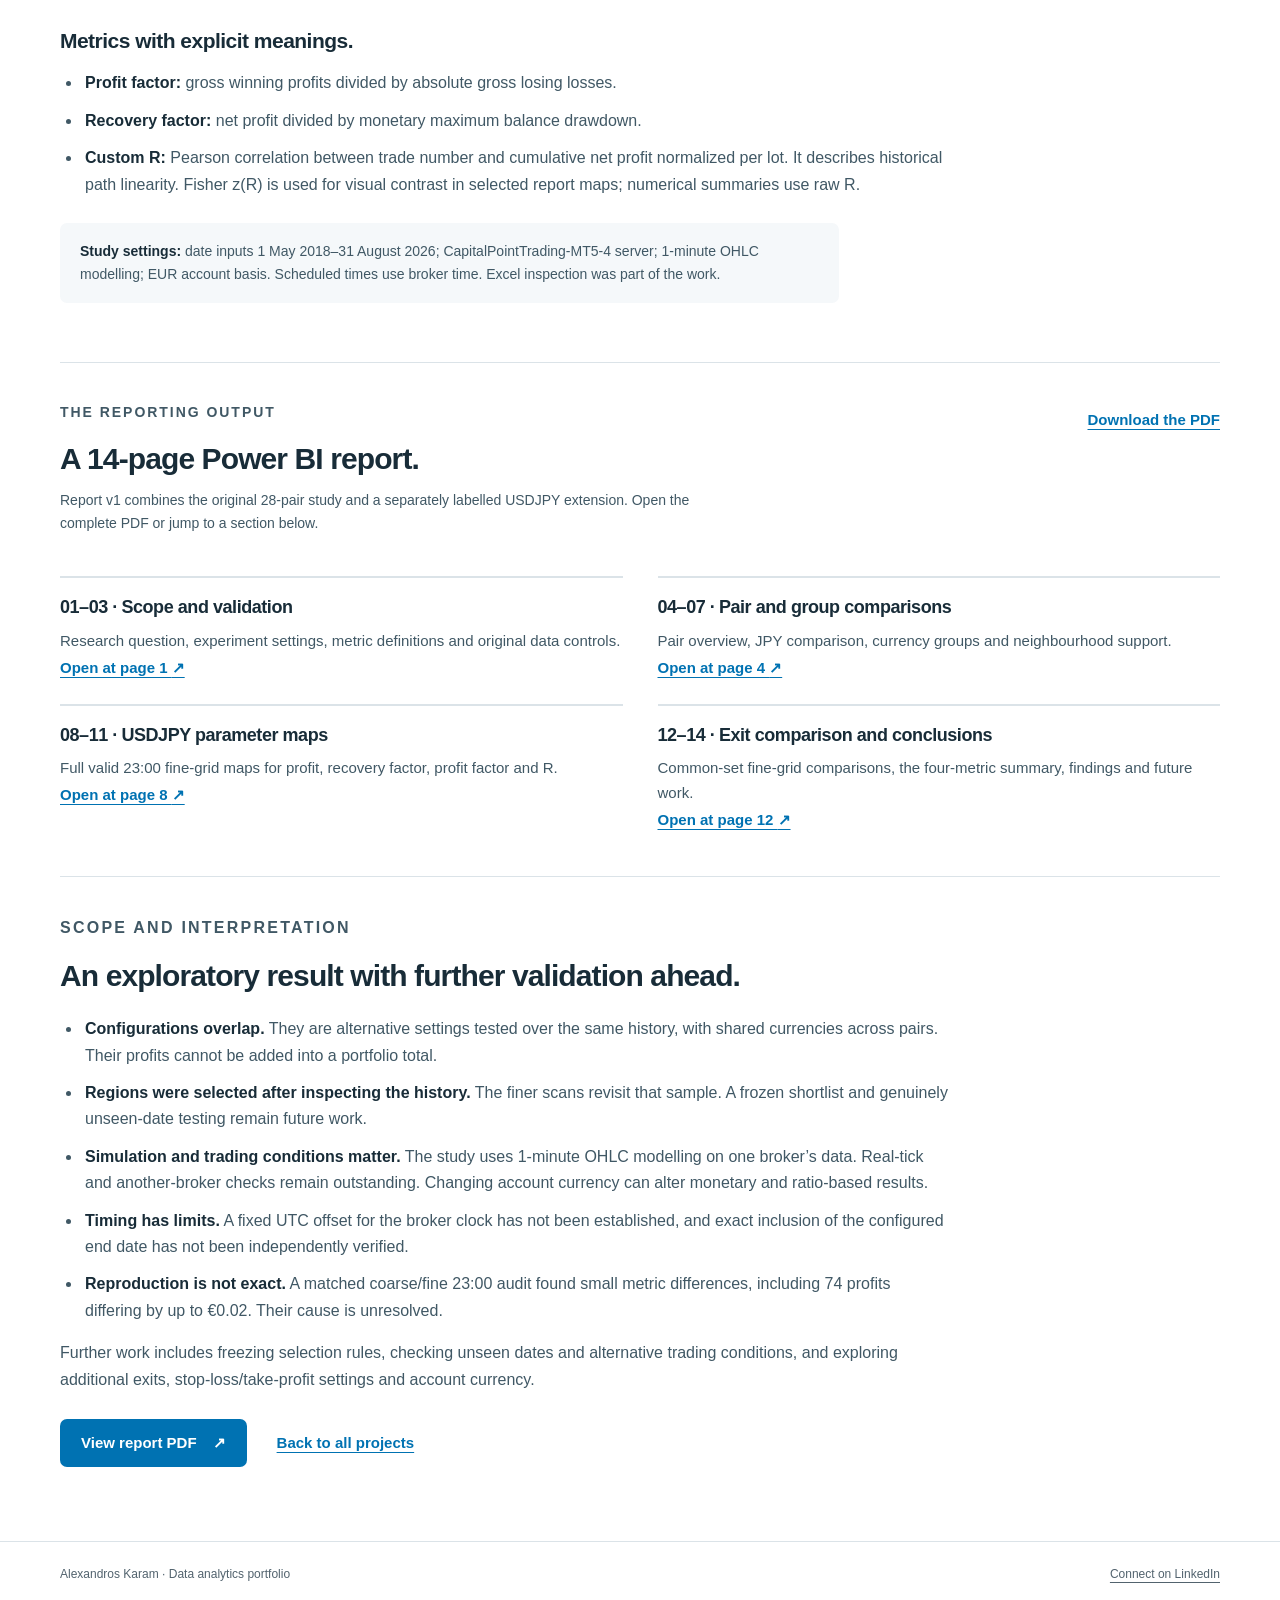
<file: projects/fx-time-range-breakout/index.html>
<!doctype html>
<html lang="en">
<head>
  <meta charset="utf-8">
  <meta name="viewport" content="width=device-width, initial-scale=1">
  <meta name="description" content="Personal FX research across 28 currency pairs: Python validation, MySQL analysis, local parameter consistency and a 14-page Power BI report of historical breakout configurations.">
  <meta name="color-scheme" content="light dark">
  <link rel="icon" href="../../favicon.ico?v=20261107" type="image/x-icon">
  <link rel="icon" href="../../favicon.svg?v=20261107" type="image/svg+xml" sizes="any">
  <title>FX Time Range Breakout — Backtest Analytics | Alexandros Karam</title>
  <script src="../../theme.js?v=1"></script>
  <link rel="stylesheet" href="../../styles.css?v=theme-1">
</head>
<body class="case-page fx-case">
  <a class="skip" href="#main">Skip to content</a>
  <header>
    <div class="wrap nav">
      <a class="brand" href="../../index.html"><span class="monogram" aria-hidden="true">AK</span>Alexandros Karam</a>
      <nav aria-label="Main navigation"><a class="about-nav" href="../../index.html#projects">All projects</a><a href="#report">Report</a><a href="../../index.html#contact">Contact</a></nav>
      <label class="theme-picker" hidden>
        <span>Theme</span>
        <select id="portfolio-theme">
          <option value="system">System</option>
          <option value="light">Light</option>
          <option value="dark">Dark</option>
        </select>
      </label>
    </div>
  </header>
  <main class="wrap case-main" id="main">
    <section class="case-intro" aria-labelledby="case-title">
      <a class="breadcrumb" href="../../index.html#projects">← Back to the portfolio</a>
      <p class="eyebrow">Case study · Historical FX research</p>
      <h1 id="case-title">FX Time Range Breakout<br>Backtest Analytics</h1>
      <p class="case-deck">Do JPY-linked currency pairs show broader and more locally consistent historical breakout profitability than other pairs?</p>
      <div class="case-meta"><span class="status">Report v1 complete</span><span>Python / pandas · MySQL · Power BI / DAX</span><span>Personal research project</span></div>
      <div class="actions"><a class="button" href="fx-time-range-breakout-report.pdf" target="_blank" rel="noopener">View report PDF <span aria-hidden="true">↗</span></a><a class="text-link" href="https://github.com/Alex-Karam/fx-time-range-breakout" target="_blank" rel="noopener">View notebook, SQL and Power BI model <span aria-hidden="true">↗</span></a><a class="text-link" href="#findings">Explore the findings</a></div>
    </section>
    <aside class="disclosure" aria-label="Study context">
      <p><strong>Historical simulation research.</strong> Each observation is an alternative backtest configuration. Configurations overlap and currency pairs share currencies. Results describe the same historical sample; validation on unseen dates remains future work.</p>
    </aside>
    <nav aria-label="Case study sections"><ul class="case-jump"><li><a href="#findings">Findings</a></li><li><a href="#method">Method and checks</a></li><li><a href="#report">Report</a></li><li><a href="#limitations">Limitations</a></li></ul></nav>
    <section class="case-metrics" aria-label="Study populations">
      <article class="case-metric"><span class="value">28</span><h2>FX pairs in the original study</h2><p>Seven JPY-linked pairs and 21 non-JPY pairs. Group means give each pair equal weight.</p></article>
      <article class="case-metric"><span class="value">286,832</span><h2>Eligible original configurations</h2><p>From 318,136 optimization rows across the original 30-minute grid and both breakout modes.</p></article>
      <article class="case-metric"><span class="value">10,927</span><h2>Matched USDJPY settings</h2><p>A separate five-minute-grid comparison of exits at 17:00, 20:00 and 23:00 on the same history.</p></article>
    </section>
    <section class="case-section" id="findings" aria-labelledby="findings-title">
      <p class="eyebrow">What the analysis shows</p><h2 id="findings-title">Broader historical coverage among JPY pairs.</h2>
      <p>The original study finds a higher mean share of profitable configurations among JPY-linked pairs. The comparison gives each pair equal weight, and performance varies substantially between individual pairs.</p>
      <div class="table-scroll" role="region" aria-label="JPY and non-JPY configuration coverage" tabindex="0">
        <table><caption>Equal-weight means across seven JPY pairs and 21 non-JPY pairs. Coverage measures configurations, not the percentage of winning trades.</caption><thead><tr><th scope="col">Comparison</th><th scope="col">JPY</th><th scope="col">Non-JPY</th></tr></thead><tbody><tr><th scope="row">Profitable-setting share: original grid, both modes</th><td>54.15%</td><td>5.16%</td></tr><tr><th scope="row">Neighbourhood-supported share: two-signal mode</th><td>44.55%</td><td>1.95%</td></tr></tbody></table>
      </div>
      <p><strong>Neighbourhood support</strong> requires the setting and all six neighbours to be profitable. Each neighbour changes one timing input by ±30 minutes, holding the others fixed. This comparison uses 3,564 interior settings per pair. Excluding USDJPY and CADJPY leaves a JPY mean supported share of <strong>27.53%</strong>.</p>
      <h3>USDJPY: compare the same settings across exit times.</h3>
      <p>The additional USDJPY scans use five-minute range-start and duration steps in two-signal mode. Matching by start and duration produces a common set of 10,927 timing-valid settings across three exits. These scans are analysed separately from the original 28-pair dataset.</p>
      <div class="table-scroll" role="region" aria-label="USDJPY exit-time medians" tabindex="0">
        <table><caption>Medians across all matched settings, without filtering to profitable configurations. Profit is reported in EUR; R uses its raw scale.</caption><thead><tr><th scope="col">Exit</th><th scope="col">Profit</th><th scope="col">Recovery factor</th><th scope="col">Profit factor</th><th scope="col">Raw R</th></tr></thead><tbody><tr><th scope="row">17:00</th><td>€234.45</td><td>3.0364</td><td>1.1453</td><td>0.9449</td></tr><tr><th scope="row">20:00</th><td>€406.39</td><td>4.4153</td><td>1.1774</td><td>0.9594</td></tr><tr><th scope="row">23:00</th><td>€323.22</td><td>3.7358</td><td>1.1283</td><td>0.9660</td></tr></tbody></table>
      </div>
      <p>The 20:00 exit has the highest median profit, recovery factor and profit factor among these three exits; 23:00 has the highest median R. This is a comparison within the selected historical sample. Changing the exit also changes the entry cutoff and available entry opportunities.</p>
      <figure class="report-figure">
        <figcaption><h3>USDJPY profit across the three matched exits</h3><a href="usdjpy-exit-profit.png" target="_blank" rel="noopener">Open figure at full size <span aria-hidden="true">↗</span></a></figcaption>
        <a href="usdjpy-exit-profit.png" target="_blank" rel="noopener"><img src="usdjpy-exit-profit.png" width="5422" height="1834" loading="lazy" decoding="async" alt="Three USDJPY profit heatmaps for exits at 17:00, 20:00 and 23:00. Range start is on the horizontal axis and duration on the vertical axis. Blue indicates profit and red indicates loss on one shared EUR scale. Grey settings are outside the common timing set."></a>
      </figure>
      <p class="case-note">The heatmaps display every second row and column of the five-minute grid, giving ten-minute display spacing. There is no averaging or interpolation. Statistics and colour limits use the full matched five-minute data; times follow the broker clock.</p>
    </section>
    <section class="case-section" id="method" aria-labelledby="method-title">
      <p class="eyebrow">Method and validation</p><h2 id="method-title">From optimization exports to a checked report.</h2>
      <p>I parsed and validated MT5 optimization XML exports in Python, reconciled the results in MySQL, explored parameter behaviour with pandas and visualizations, and assembled the findings in Power BI and DAX.</p>
      <div class="method-grid">
        <div class="method-step"><h3>1. Validate the original population</h3><p>Check row counts, settings and eligibility per pair. An eligible original configuration has at least 120 scheduled minutes between range end and exit, and at least one trade.</p></div>
        <div class="method-step"><h3>2. Preserve the comparison definitions</h3><p>Reconcile Python and MySQL controls, separate the original and finer studies, and distinguish all-eligible coverage from summaries conditional on profitable configurations.</p></div>
        <div class="method-step"><h3>3. Inspect local consistency</h3><p>Compare pair groups and neighbouring timing settings. For the fine USDJPY extension, join scans by range start and duration rather than optimization pass ID, and use shared colour scales.</p></div>
        <div class="method-step"><h3>4. Build the reporting output</h3><p>Combine MySQL reporting, CSV snapshots and Python figures in a 14-page Power BI report. Check the exported tables, figures and captions against the saved analysis.</p></div>
      </div>
      <h3>Metrics with explicit meanings.</h3>
      <ul><li><strong>Profit factor:</strong> gross winning profits divided by absolute gross losing losses.</li><li><strong>Recovery factor:</strong> net profit divided by monetary maximum balance drawdown.</li><li><strong>Custom R:</strong> Pearson correlation between trade number and cumulative net profit normalized per lot. It describes historical path linearity. Fisher z(R) is used for visual contrast in selected report maps; numerical summaries use raw R.</li></ul>
      <p class="case-note"><strong>Study settings:</strong> date inputs 1 May 2018–31 August 2026; CapitalPointTrading-MT5-4 server; 1-minute OHLC modelling; EUR account basis. Scheduled times use broker time. Excel inspection was part of the work.</p>
    </section>
    <section class="case-section" id="report" aria-labelledby="report-title">
      <div class="report-head"><div><p class="eyebrow">The reporting output</p><h2 id="report-title">A 14-page Power BI report.</h2><p>Report v1 combines the original 28-pair study and a separately labelled USDJPY extension. Open the complete PDF or jump to a section below.</p></div><a class="text-link" href="fx-time-range-breakout-report.pdf" download="fx-time-range-breakout-report.pdf">Download the PDF</a></div>
      <div class="method-grid">
        <div class="method-step"><h3>01–03 · Scope and validation</h3><p>Research question, experiment settings, metric definitions and original data controls.</p><a class="text-link" href="fx-time-range-breakout-report.pdf#page=1" target="_blank" rel="noopener">Open at page 1 <span aria-hidden="true">↗</span></a></div>
        <div class="method-step"><h3>04–07 · Pair and group comparisons</h3><p>Pair overview, JPY comparison, currency groups and neighbourhood support.</p><a class="text-link" href="fx-time-range-breakout-report.pdf#page=4" target="_blank" rel="noopener">Open at page 4 <span aria-hidden="true">↗</span></a></div>
        <div class="method-step"><h3>08–11 · USDJPY parameter maps</h3><p>Full valid 23:00 fine-grid maps for profit, recovery factor, profit factor and R.</p><a class="text-link" href="fx-time-range-breakout-report.pdf#page=8" target="_blank" rel="noopener">Open at page 8 <span aria-hidden="true">↗</span></a></div>
        <div class="method-step"><h3>12–14 · Exit comparison and conclusions</h3><p>Common-set fine-grid comparisons, the four-metric summary, findings and future work.</p><a class="text-link" href="fx-time-range-breakout-report.pdf#page=12" target="_blank" rel="noopener">Open at page 12 <span aria-hidden="true">↗</span></a></div>
      </div>
    </section>
    <section class="case-section" id="limitations" aria-labelledby="limitations-title">
      <p class="eyebrow">Scope and interpretation</p><h2 id="limitations-title">An exploratory result with further validation ahead.</h2>
      <ul><li><strong>Configurations overlap.</strong> They are alternative settings tested over the same history, with shared currencies across pairs. Their profits cannot be added into a portfolio total.</li><li><strong>Regions were selected after inspecting the history.</strong> The finer scans revisit that sample. A frozen shortlist and genuinely unseen-date testing remain future work.</li><li><strong>Simulation and trading conditions matter.</strong> The study uses 1-minute OHLC modelling on one broker’s data. Real-tick and another-broker checks remain outstanding. Changing account currency can alter monetary and ratio-based results.</li><li><strong>Timing has limits.</strong> A fixed UTC offset for the broker clock has not been established, and exact inclusion of the configured end date has not been independently verified.</li><li><strong>Reproduction is not exact.</strong> A matched coarse/fine 23:00 audit found small metric differences, including 74 profits differing by up to €0.02. Their cause is unresolved.</li></ul>
      <p>Further work includes freezing selection rules, checking unseen dates and alternative trading conditions, and exploring additional exits, stop-loss/take-profit settings and account currency.</p>
      <div class="case-bottom"><a class="button" href="fx-time-range-breakout-report.pdf" target="_blank" rel="noopener">View report PDF <span aria-hidden="true">↗</span></a><a class="text-link" href="../../index.html#projects">Back to all projects</a></div>
    </section>
  </main>
  <footer><div class="wrap footer"><span>Alexandros Karam · Data analytics portfolio</span><a href="https://www.linkedin.com/in/alexandros-karam-09565b25/">Connect on LinkedIn</a></div></footer>
</body>
</html>
</file>
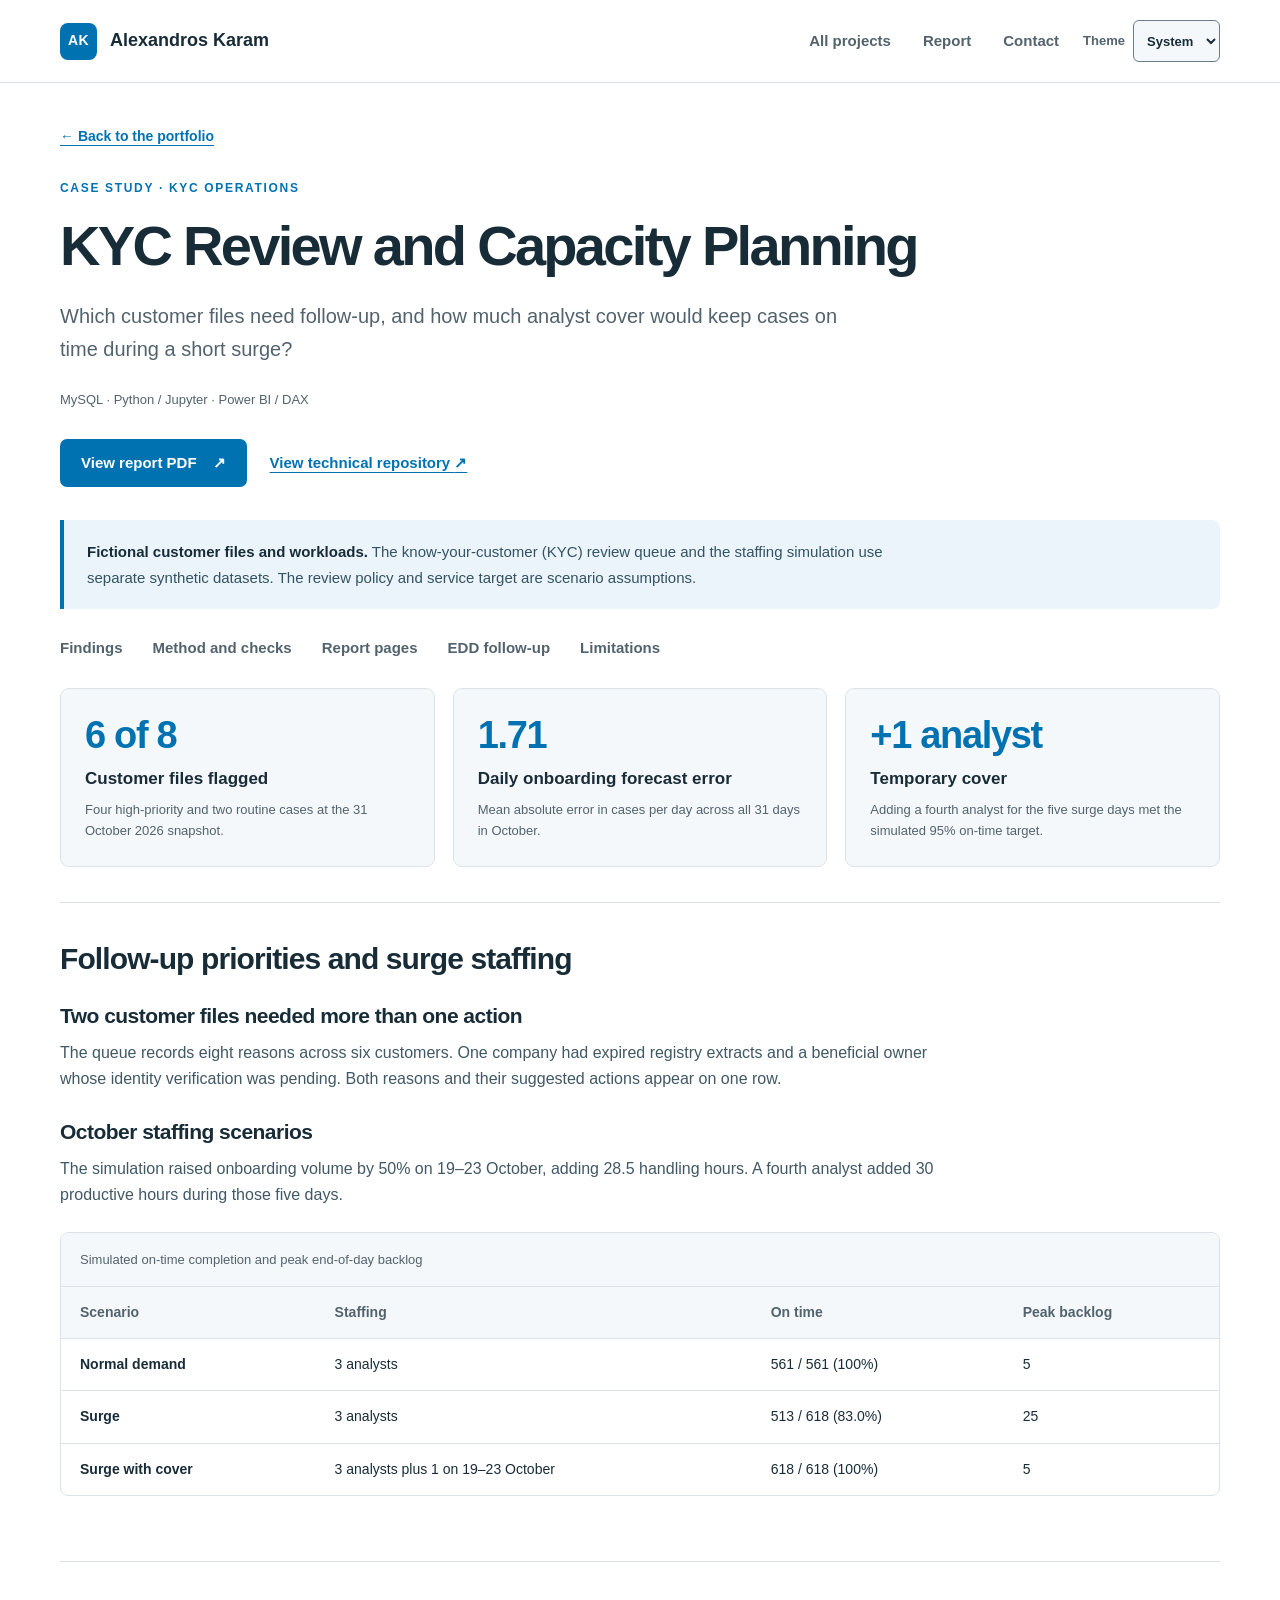
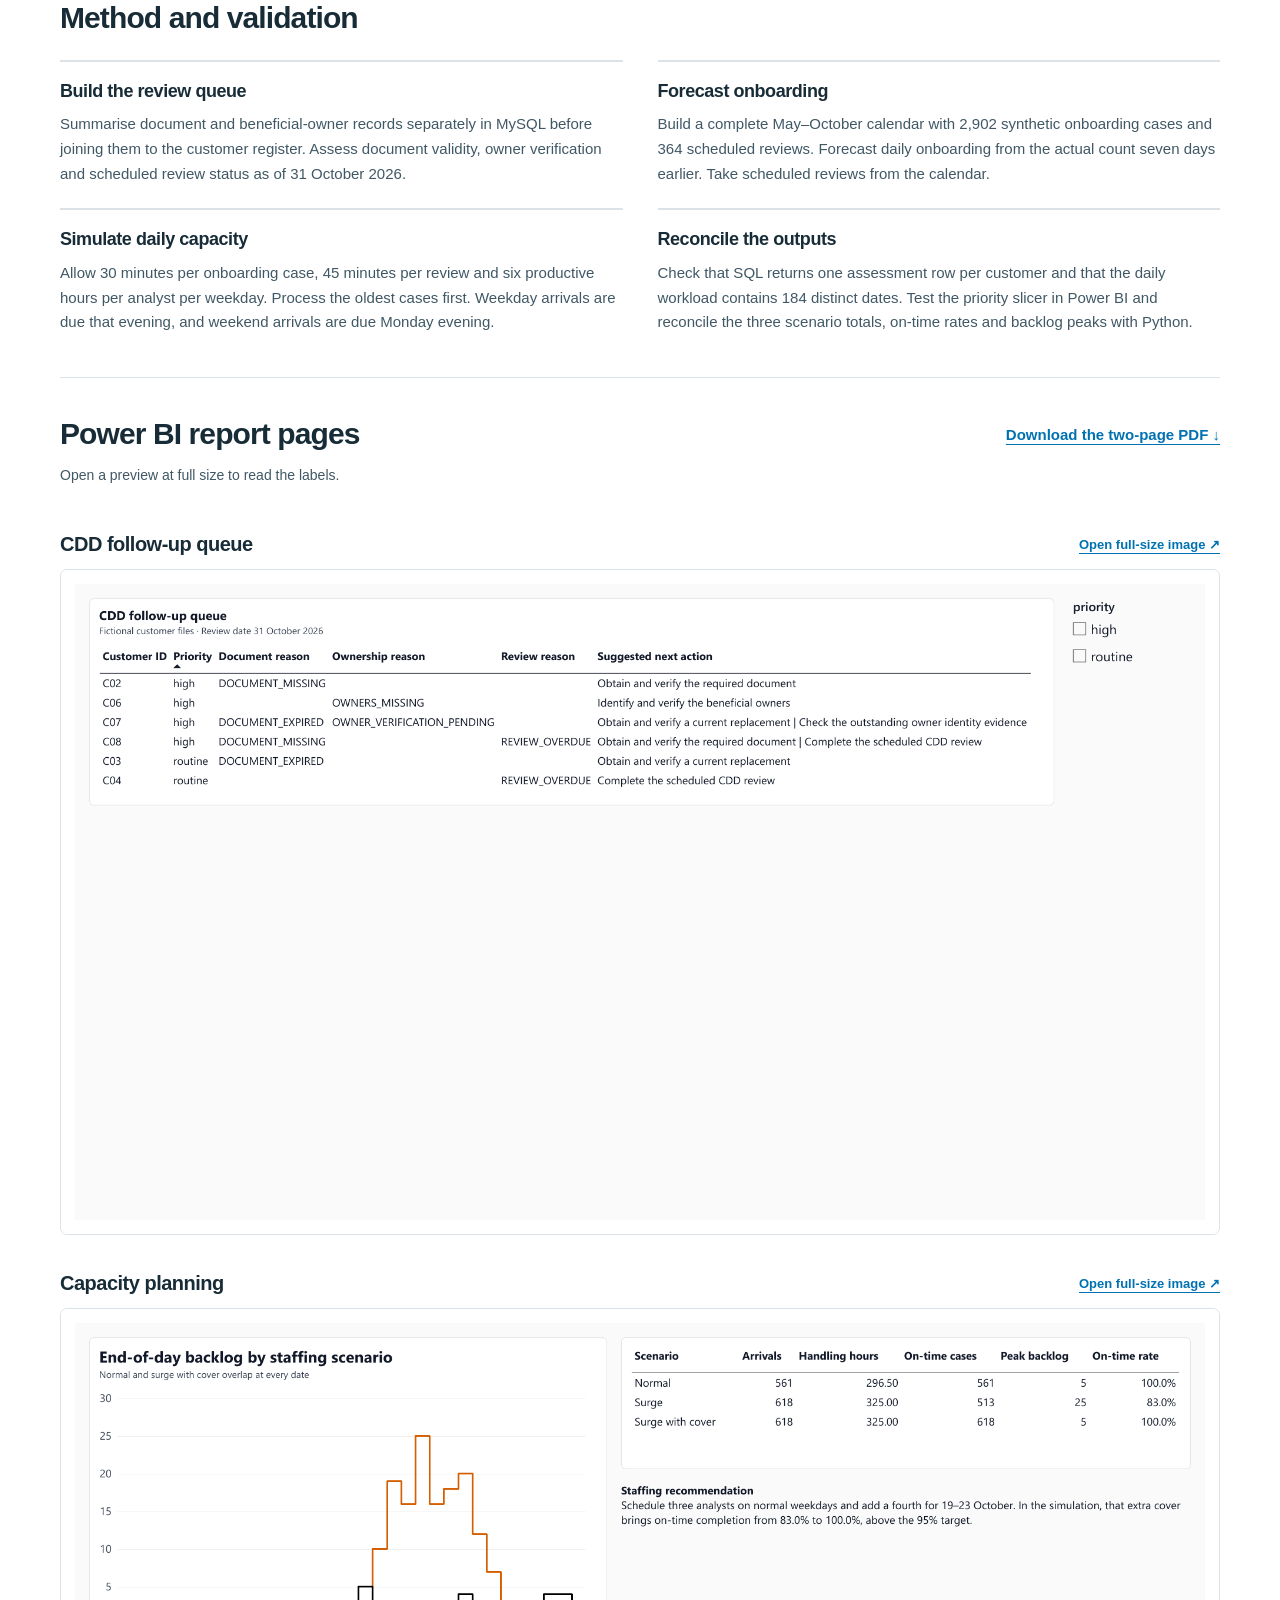
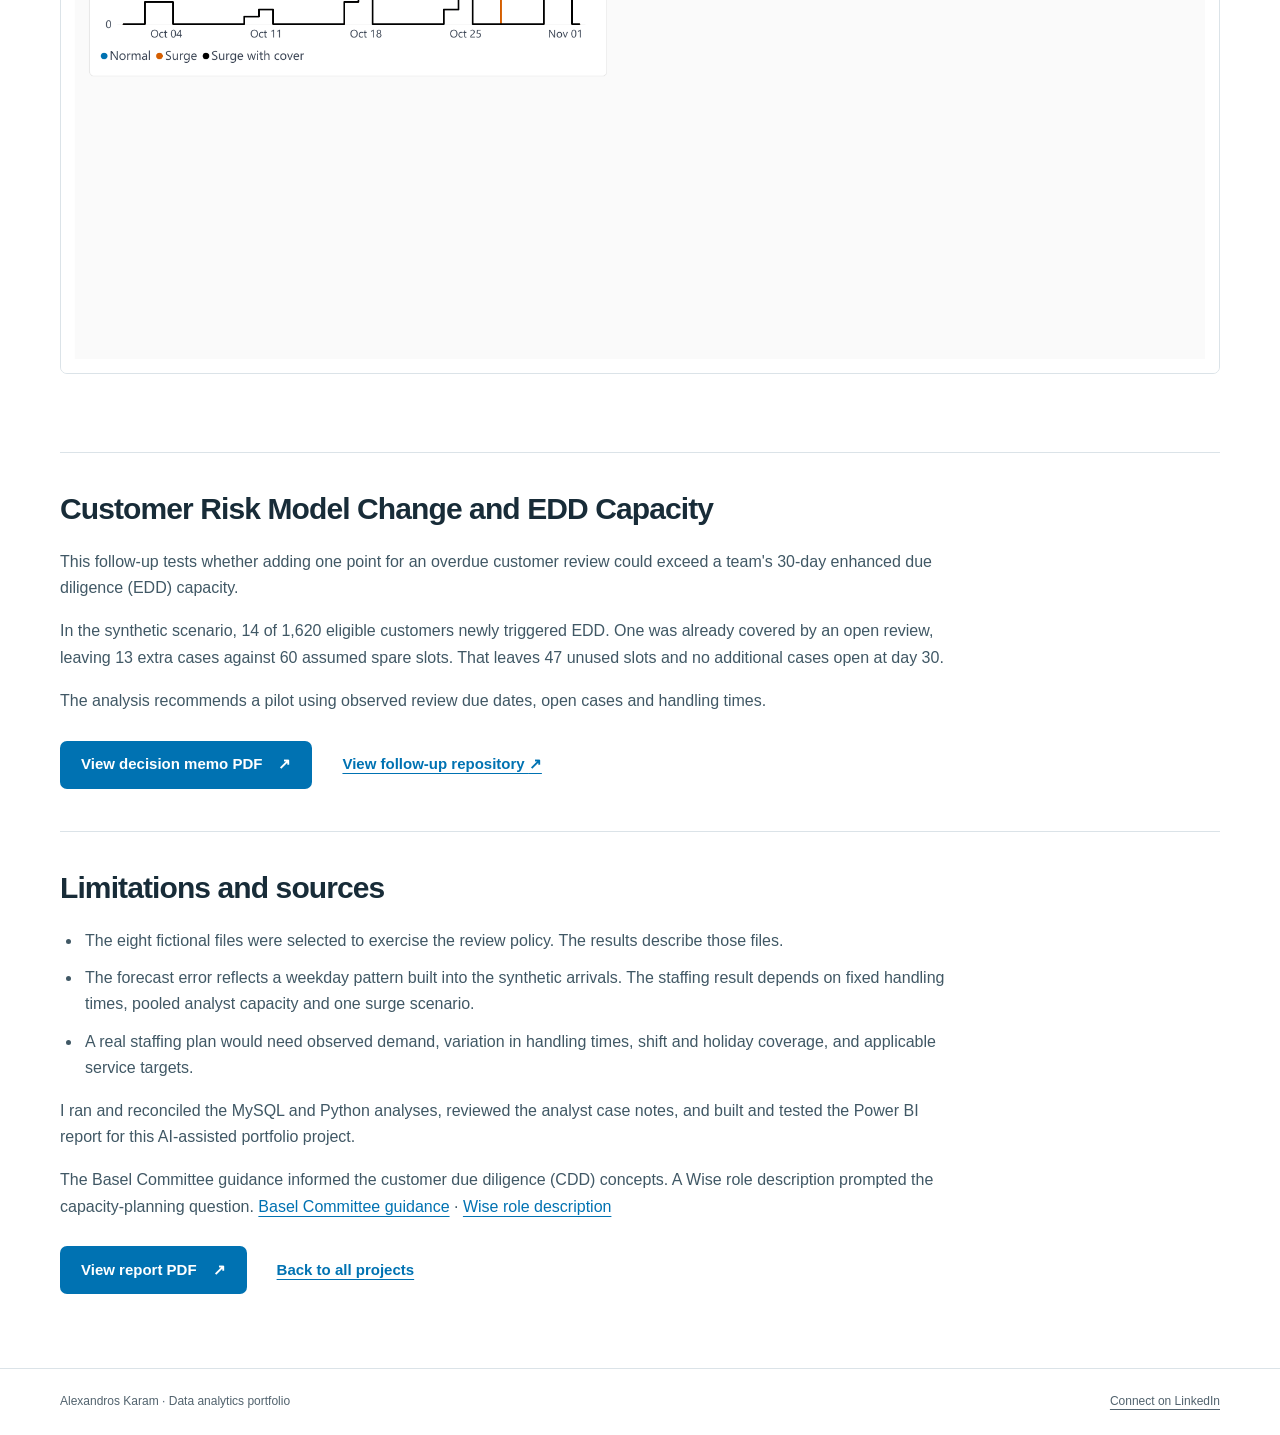
<file: projects/kyc-review-capacity-planning/index.html>
<!doctype html>
<html lang="en">
<head>
  <meta charset="utf-8">
  <meta name="viewport" content="width=device-width, initial-scale=1">
  <meta name="description" content="A fictional KYC follow-up queue and analyst staffing simulation using MySQL, Python and Power BI.">
  <meta name="color-scheme" content="light dark">
  <link rel="icon" href="../../favicon.ico?v=20261107" type="image/x-icon">
  <link rel="icon" href="../../favicon.svg?v=20261107" type="image/svg+xml" sizes="any">
  <title>KYC Review and Capacity Planning | Alexandros Karam</title>
  <script src="../../theme.js?v=1"></script>
  <link rel="stylesheet" href="../../styles.css?v=theme-1">
</head>
<body class="case-page">
  <a class="skip" href="#main">Skip to content</a>
  <header>
    <div class="wrap nav">
      <a class="brand" href="../../index.html"><span class="monogram" aria-hidden="true">AK</span>Alexandros Karam</a>
      <nav aria-label="Main navigation">
        <a class="about-nav" href="../../index.html#projects">All projects</a>
        <a href="#report">Report</a>
        <a href="../../index.html#contact">Contact</a>
      </nav>
      <label class="theme-picker" hidden>
        <span>Theme</span>
        <select id="portfolio-theme">
          <option value="system">System</option>
          <option value="light">Light</option>
          <option value="dark">Dark</option>
        </select>
      </label>
    </div>
  </header>
  <main class="wrap case-main" id="main">
    <section class="case-intro" aria-labelledby="case-title">
      <a class="breadcrumb" href="../../index.html#projects">← Back to the portfolio</a>
      <p class="eyebrow">Case study · KYC operations</p>
      <h1 id="case-title">KYC Review and Capacity Planning</h1>
      <p class="case-deck">Which customer files need follow-up, and how much analyst cover would keep cases on time during a short surge?</p>
      <div class="case-meta"><span>MySQL · Python / Jupyter · Power BI / DAX</span></div>
      <div class="actions">
        <a class="button" href="kyc-review-capacity-planning-report.pdf" target="_blank" rel="noopener">View report PDF <span aria-hidden="true">↗</span></a>
        <a class="text-link" href="https://github.com/Alex-Karam/kyc-review-capacity-planning" target="_blank" rel="noopener">View technical repository <span aria-hidden="true">↗</span></a>
      </div>
    </section>
    <aside class="disclosure" aria-label="Data provenance">
      <p><strong>Fictional customer files and workloads.</strong> The know-your-customer (KYC) review queue and the staffing simulation use separate synthetic datasets. The review policy and service target are scenario assumptions.</p>
    </aside>
    <nav aria-label="Case study sections">
      <ul class="case-jump">
        <li><a href="#findings">Findings</a></li>
        <li><a href="#method">Method and checks</a></li>
        <li><a href="#report">Report pages</a></li>
        <li><a href="#edd-follow-up">EDD follow-up</a></li>
        <li><a href="#limitations">Limitations</a></li>
      </ul>
    </nav>
    <section class="case-metrics" aria-label="Selected results">
      <article class="case-metric">
        <span class="value">6 of 8</span>
        <h2>Customer files flagged</h2>
        <p>Four high-priority and two routine cases at the 31 October 2026 snapshot.</p>
      </article>
      <article class="case-metric">
        <span class="value">1.71</span>
        <h2>Daily onboarding forecast error</h2>
        <p>Mean absolute error in cases per day across all 31 days in October.</p>
      </article>
      <article class="case-metric">
        <span class="value">+1 analyst</span>
        <h2>Temporary cover</h2>
        <p>Adding a fourth analyst for the five surge days met the simulated 95% on-time target.</p>
      </article>
    </section>
    <section class="case-section" id="findings" aria-labelledby="findings-title">
      <h2 id="findings-title">Follow-up priorities and surge staffing</h2>
      <h3>Two customer files needed more than one action</h3>
      <p>The queue records eight reasons across six customers. One company had expired registry extracts and a beneficial owner whose identity verification was pending. Both reasons and their suggested actions appear on one row.</p>
      <h3>October staffing scenarios</h3>
      <p>The simulation raised onboarding volume by 50% on 19–23 October, adding 28.5 handling hours. A fourth analyst added 30 productive hours during those five days.</p>
      <div class="table-scroll" role="region" aria-label="Comparison of staffing scenarios" tabindex="0">
        <table>
          <caption>Simulated on-time completion and peak end-of-day backlog</caption>
          <thead><tr><th scope="col">Scenario</th><th scope="col">Staffing</th><th scope="col">On time</th><th scope="col">Peak backlog</th></tr></thead>
          <tbody>
            <tr><th scope="row">Normal demand</th><td>3 analysts</td><td>561 / 561 (100%)</td><td>5</td></tr>
            <tr><th scope="row">Surge</th><td>3 analysts</td><td>513 / 618 (83.0%)</td><td>25</td></tr>
            <tr><th scope="row">Surge with cover</th><td>3 analysts plus 1 on 19–23 October</td><td>618 / 618 (100%)</td><td>5</td></tr>
          </tbody>
        </table>
      </div>
    </section>
    <section class="case-section" id="method" aria-labelledby="method-title">
      <h2 id="method-title">Method and validation</h2>
      <div class="method-grid">
        <div class="method-step">
          <h3>Build the review queue</h3>
          <p>Summarise document and beneficial-owner records separately in MySQL before joining them to the customer register. Assess document validity, owner verification and scheduled review status as of 31 October 2026.</p>
        </div>
        <div class="method-step">
          <h3>Forecast onboarding</h3>
          <p>Build a complete May–October calendar with 2,902 synthetic onboarding cases and 364 scheduled reviews. Forecast daily onboarding from the actual count seven days earlier. Take scheduled reviews from the calendar.</p>
        </div>
        <div class="method-step">
          <h3>Simulate daily capacity</h3>
          <p>Allow 30 minutes per onboarding case, 45 minutes per review and six productive hours per analyst per weekday. Process the oldest cases first. Weekday arrivals are due that evening, and weekend arrivals are due Monday evening.</p>
        </div>
        <div class="method-step">
          <h3>Reconcile the outputs</h3>
          <p>Check that SQL returns one assessment row per customer and that the daily workload contains 184 distinct dates. Test the priority slicer in Power BI and reconcile the three scenario totals, on-time rates and backlog peaks with Python.</p>
        </div>
      </div>
    </section>
    <section class="case-section" id="report" aria-labelledby="report-title">
      <div class="report-head">
        <div><h2 id="report-title">Power BI report pages</h2><p>Open a preview at full size to read the labels.</p></div>
        <a class="text-link" href="kyc-review-capacity-planning-report.pdf" download>Download the two-page PDF ↓</a>
      </div>
      <figure class="report-figure">
        <figcaption><h3>CDD follow-up queue</h3><a href="cdd-follow-up-queue.png" target="_blank" rel="noopener">Open full-size image ↗</a></figcaption>
        <img src="cdd-follow-up-queue.png" width="1968" height="1128" loading="lazy" alt="Six fictional customer files with priority, document, ownership and review reasons, and suggested actions.">
      </figure>
      <figure class="report-figure">
        <figcaption><h3>Capacity planning</h3><a href="capacity-planning.png" target="_blank" rel="noopener">Open full-size image ↗</a></figcaption>
        <img src="capacity-planning.png" width="1968" height="1128" loading="lazy" alt="Daily backlog chart and scenario table showing a peak of 25 cases during the surge with three analysts and five cases with temporary cover.">
      </figure>
    </section>
    <section class="case-section" id="edd-follow-up" aria-labelledby="edd-follow-up-title">
      <h2 id="edd-follow-up-title">Customer Risk Model Change and EDD Capacity</h2>
      <p>This follow-up tests whether adding one point for an overdue customer review could exceed a team's 30-day enhanced due diligence (EDD) capacity.</p>
      <p>In the synthetic scenario, 14 of 1,620 eligible customers newly triggered EDD. One was already covered by an open review, leaving 13 extra cases against 60 assumed spare slots. That leaves 47 unused slots and no additional cases open at day 30.</p>
      <p>The analysis recommends a pilot using observed review due dates, open cases and handling times.</p>
      <div class="case-bottom">
        <a class="button" href="https://github.com/Alex-Karam/customer-risk-model-change-edd-capacity/blob/main/customer-risk-model-change-edd-capacity-decision-memo.pdf" target="_blank" rel="noopener">View decision memo PDF <span aria-hidden="true">&#8599;</span></a>
        <a class="text-link" href="https://github.com/Alex-Karam/customer-risk-model-change-edd-capacity" target="_blank" rel="noopener">View follow-up repository <span aria-hidden="true">&#8599;</span></a>
      </div>
    </section>
    <section class="case-section" id="limitations" aria-labelledby="limits-title">
      <h2 id="limits-title">Limitations and sources</h2>
      <ul>
        <li>The eight fictional files were selected to exercise the review policy. The results describe those files.</li>
        <li>The forecast error reflects a weekday pattern built into the synthetic arrivals. The staffing result depends on fixed handling times, pooled analyst capacity and one surge scenario.</li>
        <li>A real staffing plan would need observed demand, variation in handling times, shift and holiday coverage, and applicable service targets.</li>
      </ul>
      <p>I ran and reconciled the MySQL and Python analyses, reviewed the analyst case notes, and built and tested the Power BI report for this AI-assisted portfolio project.</p>
      <p>The Basel Committee guidance informed the customer due diligence (CDD) concepts. A Wise role description prompted the capacity-planning question. <a href="https://www.bis.org/committees/bcbs/basel-consolidated-guidelines/module/afs/10">Basel Committee guidance</a> · <a href="https://wise.jobs/job/senior-data-analyst-in-tallinn-jid-3115">Wise role description</a></p>
      <div class="case-bottom"><a class="button" href="kyc-review-capacity-planning-report.pdf" target="_blank" rel="noopener">View report PDF <span aria-hidden="true">↗</span></a><a class="text-link" href="../../index.html#projects">Back to all projects</a></div>
    </section>
  </main>
  <footer><div class="wrap footer"><span>Alexandros Karam · Data analytics portfolio</span><a href="https://www.linkedin.com/in/alexandros-karam-09565b25/">Connect on LinkedIn</a></div></footer>
</body>
</html>
</file>
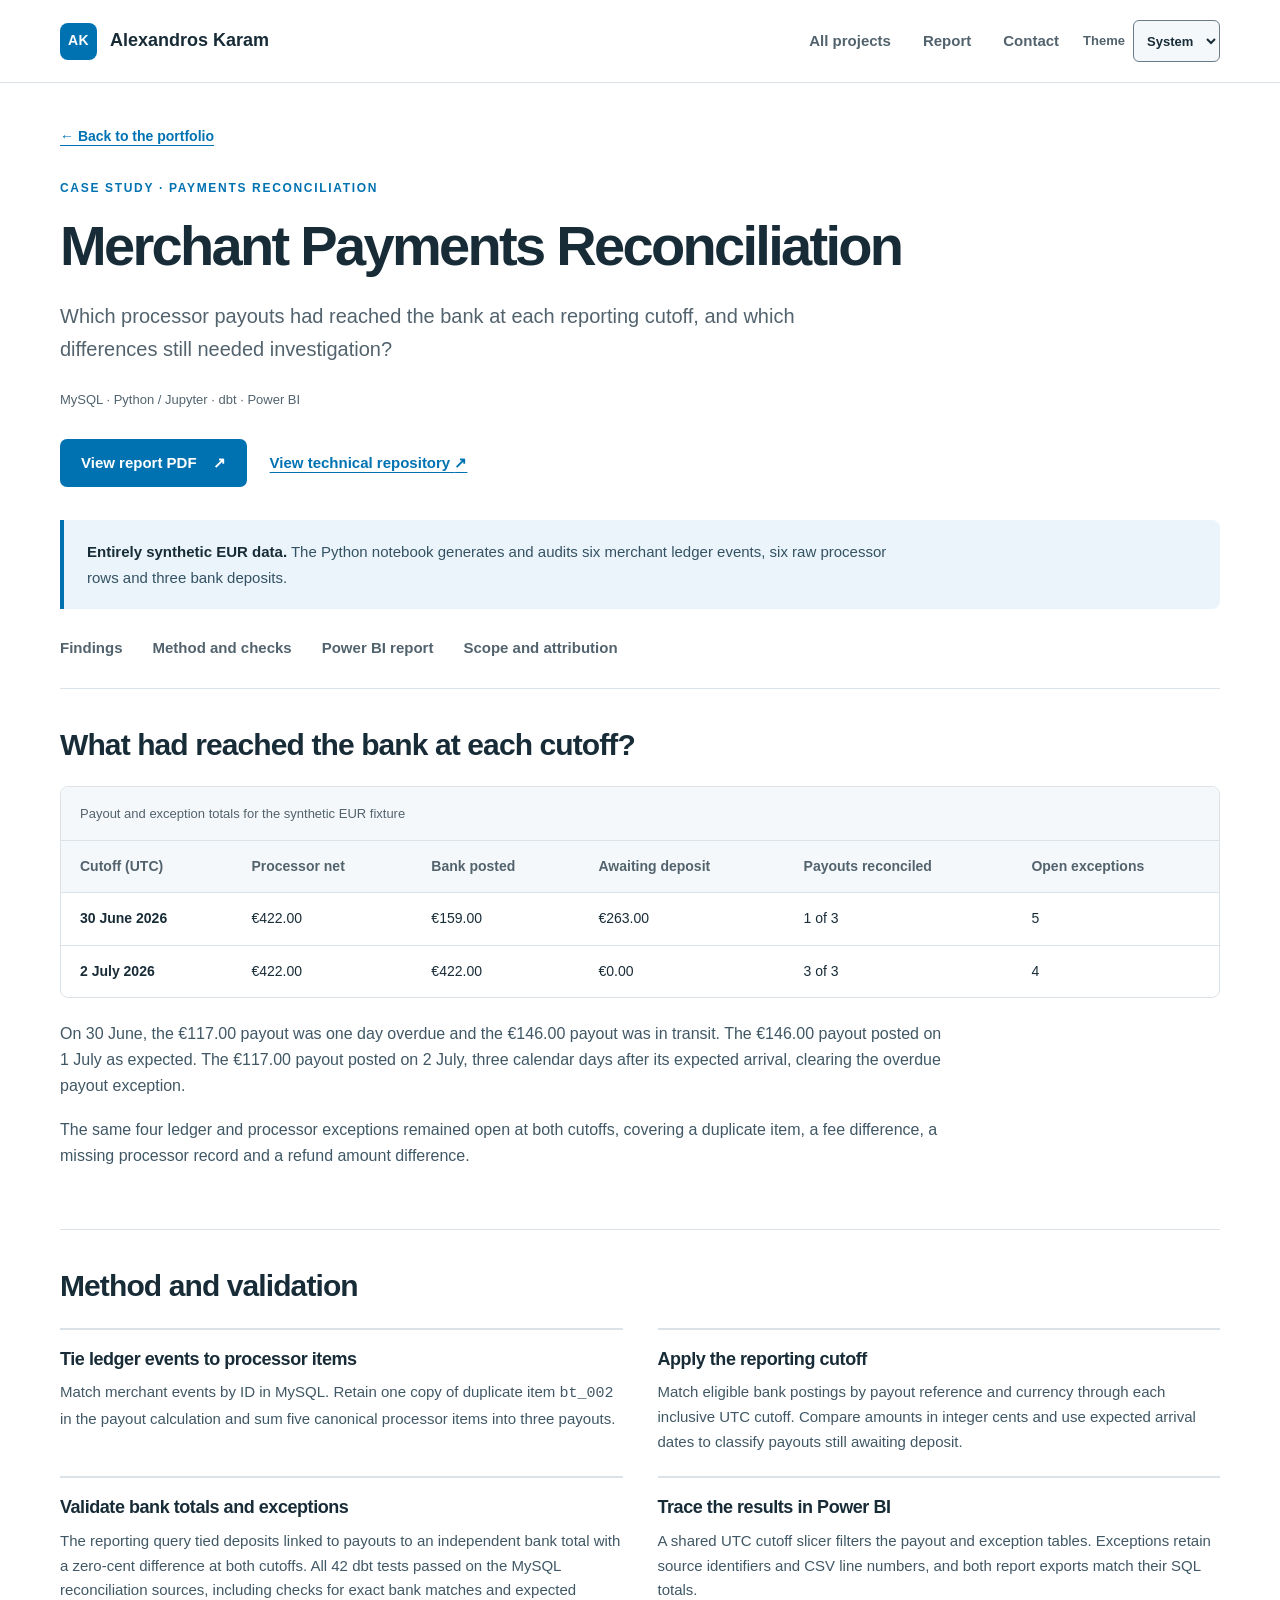
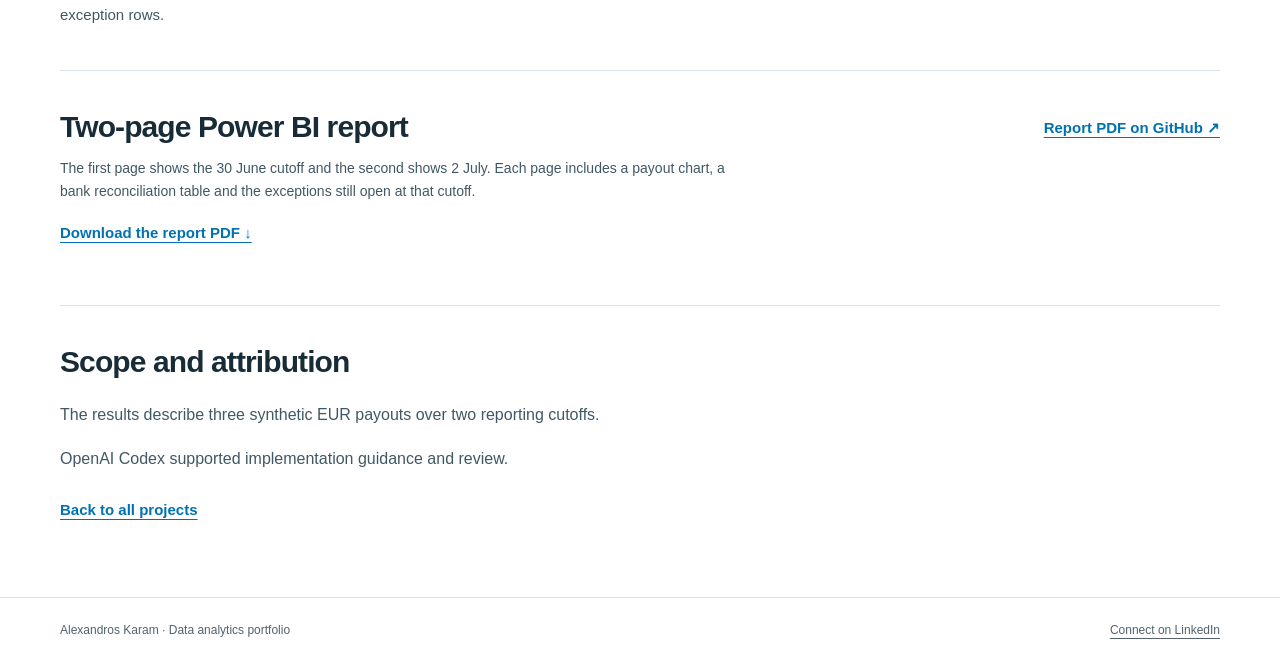
<file: projects/merchant-payments-reconciliation/index.html>
<!doctype html>
<html lang="en">
<head>
  <meta charset="utf-8">
  <meta name="viewport" content="width=device-width, initial-scale=1">
  <meta name="description" content="A synthetic EUR merchant payments case study that reconciles ledger events, processor payouts and bank postings at two UTC cutoffs.">
  <meta name="color-scheme" content="light dark">
  <link rel="icon" href="../../favicon.ico?v=20261107" type="image/x-icon">
  <link rel="icon" href="../../favicon.svg?v=20261107" type="image/svg+xml" sizes="any">
  <title>Merchant Payments Reconciliation | Alexandros Karam</title>
  <script src="../../theme.js?v=1"></script>
  <link rel="stylesheet" href="../../styles.css?v=theme-1">
</head>
<body class="case-page">
  <a class="skip" href="#main">Skip to content</a>
  <header>
    <div class="wrap nav">
      <a class="brand" href="../../index.html"><span class="monogram" aria-hidden="true">AK</span>Alexandros Karam</a>
      <nav aria-label="Main navigation">
        <a class="about-nav" href="../../index.html#projects">All projects</a>
        <a href="#report">Report</a>
        <a href="../../index.html#contact">Contact</a>
      </nav>
      <label class="theme-picker" hidden>
        <span>Theme</span>
        <select id="portfolio-theme">
          <option value="system">System</option>
          <option value="light">Light</option>
          <option value="dark">Dark</option>
        </select>
      </label>
    </div>
  </header>
  <main class="wrap case-main" id="main">
    <section class="case-intro" aria-labelledby="case-title">
      <a class="breadcrumb" href="../../index.html#projects">&#8592; Back to the portfolio</a>
      <p class="eyebrow">Case study &middot; Payments reconciliation</p>
      <h1 id="case-title">Merchant Payments Reconciliation</h1>
      <p class="case-deck">Which processor payouts had reached the bank at each reporting cutoff, and which differences still needed investigation?</p>
      <div class="case-meta"><span>MySQL &middot; Python / Jupyter &middot; dbt &middot; Power BI</span></div>
      <div class="actions">
        <a class="button" href="merchant-payments-reconciliation-report.pdf" target="_blank" rel="noopener">View report PDF <span aria-hidden="true">&#8599;</span></a>
        <a class="text-link" href="https://github.com/Alex-Karam/merchant-payments-reconciliation" target="_blank" rel="noopener">View technical repository <span aria-hidden="true">&#8599;</span></a>
      </div>
    </section>
    <aside class="disclosure" aria-label="Data provenance">
      <p><strong>Entirely synthetic EUR data.</strong> The Python notebook generates and audits six merchant ledger events, six raw processor rows and three bank deposits.</p>
    </aside>
    <nav aria-label="Case study sections">
      <ul class="case-jump">
        <li><a href="#findings">Findings</a></li>
        <li><a href="#method">Method and checks</a></li>
        <li><a href="#report">Power BI report</a></li>
        <li><a href="#scope">Scope and attribution</a></li>
      </ul>
    </nav>
    <section class="case-section" id="findings" aria-labelledby="findings-title">
      <h2 id="findings-title">What had reached the bank at each cutoff?</h2>
      <div class="table-scroll" role="region" aria-label="Reconciliation results by UTC cutoff" tabindex="0">
        <table>
          <caption>Payout and exception totals for the synthetic EUR fixture</caption>
          <thead>
            <tr><th scope="col">Cutoff (UTC)</th><th scope="col">Processor net</th><th scope="col">Bank posted</th><th scope="col">Awaiting deposit</th><th scope="col">Payouts reconciled</th><th scope="col">Open exceptions</th></tr>
          </thead>
          <tbody>
            <tr><th scope="row"><time datetime="2026-06-30">30 June 2026</time></th><td>&euro;422.00</td><td>&euro;159.00</td><td>&euro;263.00</td><td>1 of 3</td><td>5</td></tr>
            <tr><th scope="row"><time datetime="2026-07-02">2 July 2026</time></th><td>&euro;422.00</td><td>&euro;422.00</td><td>&euro;0.00</td><td>3 of 3</td><td>4</td></tr>
          </tbody>
        </table>
      </div>
      <p>On 30 June, the &euro;117.00 payout was one day overdue and the &euro;146.00 payout was in transit. The &euro;146.00 payout posted on 1 July as expected. The &euro;117.00 payout posted on 2 July, three calendar days after its expected arrival, clearing the overdue payout exception.</p>
      <p>The same four ledger and processor exceptions remained open at both cutoffs, covering a duplicate item, a fee difference, a missing processor record and a refund amount difference.</p>
    </section>
    <section class="case-section" id="method" aria-labelledby="method-title">
      <h2 id="method-title">Method and validation</h2>
      <div class="method-grid">
        <div class="method-step">
          <h3>Tie ledger events to processor items</h3>
          <p>Match merchant events by ID in MySQL. Retain one copy of duplicate item <code>bt_002</code> in the payout calculation and sum five canonical processor items into three payouts.</p>
        </div>
        <div class="method-step">
          <h3>Apply the reporting cutoff</h3>
          <p>Match eligible bank postings by payout reference and currency through each inclusive UTC cutoff. Compare amounts in integer cents and use expected arrival dates to classify payouts still awaiting deposit.</p>
        </div>
        <div class="method-step">
          <h3>Validate bank totals and exceptions</h3>
          <p>The reporting query tied deposits linked to payouts to an independent bank total with a zero-cent difference at both cutoffs. All 42 dbt tests passed on the MySQL reconciliation sources, including checks for exact bank matches and expected exception rows.</p>
        </div>
        <div class="method-step">
          <h3>Trace the results in Power BI</h3>
          <p>A shared UTC cutoff slicer filters the payout and exception tables. Exceptions retain source identifiers and CSV line numbers, and both report exports match their SQL totals.</p>
        </div>
      </div>
    </section>
    <section class="case-section" id="report" aria-labelledby="report-title">
      <div class="report-head">
        <div><h2 id="report-title">Two-page Power BI report</h2><p>The first page shows the 30 June cutoff and the second shows 2 July. Each page includes a payout chart, a bank reconciliation table and the exceptions still open at that cutoff.</p></div>
        <a class="text-link" href="https://github.com/Alex-Karam/merchant-payments-reconciliation/blob/main/output/pdf/Merchant%20Payments%20Reconciliation%20-%20Power%20BI%20Report.pdf" target="_blank" rel="noopener">Report PDF on GitHub <span aria-hidden="true">&#8599;</span></a>
      </div>
      <p><a class="text-link" href="merchant-payments-reconciliation-report.pdf" download>Download the report PDF <span aria-hidden="true">&#8595;</span></a></p>
    </section>
    <section class="case-section" id="scope" aria-labelledby="scope-title">
      <h2 id="scope-title">Scope and attribution</h2>
      <p>The results describe three synthetic EUR payouts over two reporting cutoffs.</p>
      <p>OpenAI Codex supported implementation guidance and review.</p>
      <div class="case-bottom"><a class="text-link" href="../../index.html#projects">Back to all projects</a></div>
    </section>
  </main>
  <footer><div class="wrap footer"><span>Alexandros Karam · Data analytics portfolio</span><a href="https://www.linkedin.com/in/alexandros-karam-09565b25/">Connect on LinkedIn</a></div></footer>
</body>
</html>
</file>
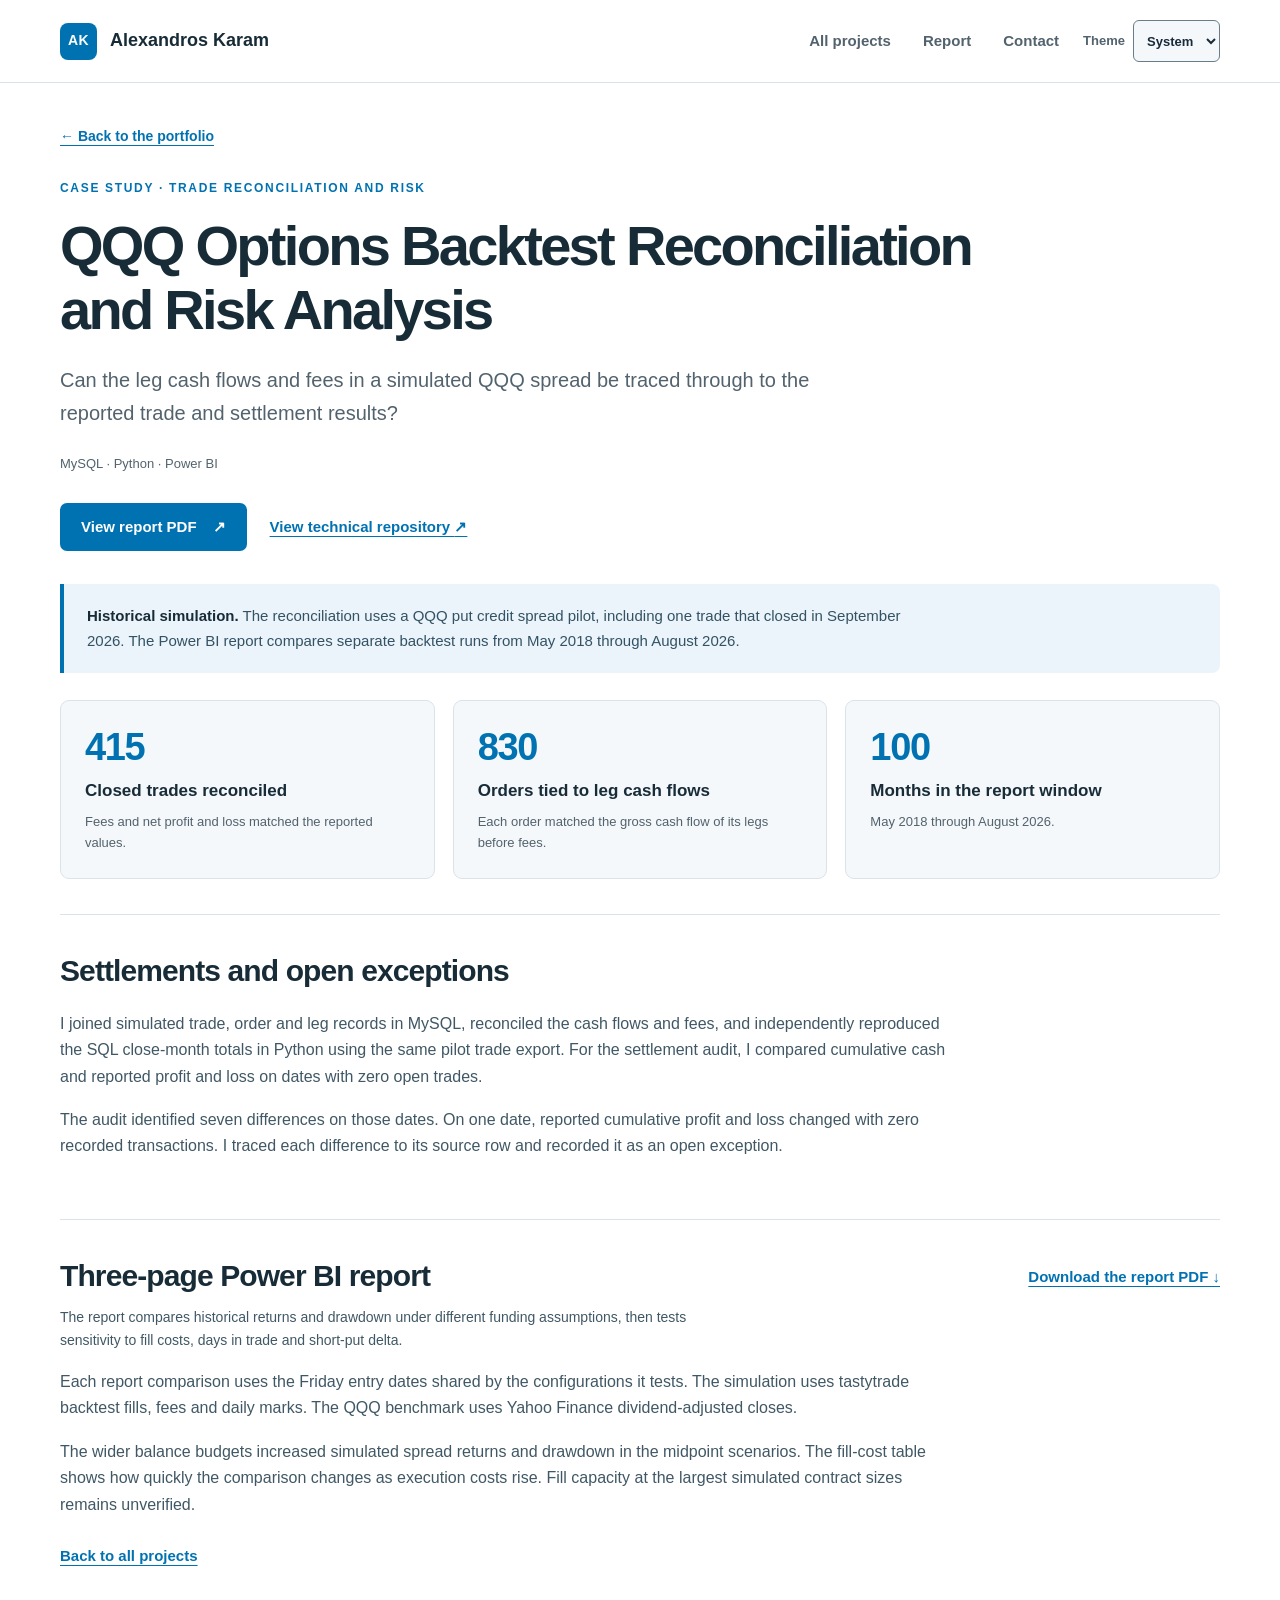
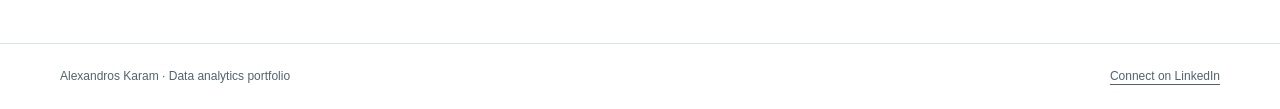
<file: projects/qqq-options-backtest-reconciliation/index.html>
<!doctype html>
<html lang="en">
<head>
  <meta charset="utf-8">
  <meta name="viewport" content="width=device-width, initial-scale=1">
  <meta name="description" content="A short case study on reconciling simulated QQQ option trades and examining historical execution and risk sensitivity using MySQL, Python and Power BI.">
  <meta name="color-scheme" content="light dark">
  <link rel="icon" href="../../favicon.ico?v=20261107" type="image/x-icon">
  <link rel="icon" href="../../favicon.svg?v=20261107" type="image/svg+xml" sizes="any">
  <title>QQQ Options Backtest Reconciliation and Risk Analysis | Alexandros Karam</title>
  <script src="../../theme.js?v=1"></script>
  <link rel="stylesheet" href="../../styles.css?v=theme-1">
</head>
<body class="case-page">
  <a class="skip" href="#main">Skip to content</a>
  <header>
    <div class="wrap nav">
      <a class="brand" href="../../index.html"><span class="monogram" aria-hidden="true">AK</span>Alexandros Karam</a>
      <nav aria-label="Main navigation">
        <a class="about-nav" href="../../index.html#projects">All projects</a>
        <a href="#report">Report</a>
        <a href="../../index.html#contact">Contact</a>
      </nav>
      <label class="theme-picker" hidden>
        <span>Theme</span>
        <select id="portfolio-theme">
          <option value="system">System</option>
          <option value="light">Light</option>
          <option value="dark">Dark</option>
        </select>
      </label>
    </div>
  </header>
  <main class="wrap case-main" id="main">
    <section class="case-intro" aria-labelledby="case-title">
      <a class="breadcrumb" href="../../index.html#projects">← Back to the portfolio</a>
      <p class="eyebrow">Case study · Trade reconciliation and risk</p>
      <h1 id="case-title">QQQ Options Backtest Reconciliation and Risk Analysis</h1>
      <p class="case-deck">Can the leg cash flows and fees in a simulated QQQ spread be traced through to the reported trade and settlement results?</p>
      <div class="case-meta"><span>MySQL · Python · Power BI</span></div>
      <div class="actions">
        <a class="button" href="qqq-options-backtest-reconciliation-report.pdf" target="_blank" rel="noopener">View report PDF <span aria-hidden="true">↗</span></a>
        <a class="text-link" href="https://github.com/Alex-Karam/qqq-options-backtest-reconciliation" target="_blank" rel="noopener">View technical repository <span aria-hidden="true">↗</span></a>
      </div>
    </section>
    <aside class="disclosure" aria-label="Data provenance">
      <p><strong>Historical simulation.</strong> The reconciliation uses a QQQ put credit spread pilot, including one trade that closed in September 2026. The Power BI report compares separate backtest runs from May 2018 through August 2026.</p>
    </aside>
    <section class="case-metrics" aria-label="Reconciliation and report window">
      <article class="case-metric"><span class="value">415</span><h2>Closed trades reconciled</h2><p>Fees and net profit and loss matched the reported values.</p></article>
      <article class="case-metric"><span class="value">830</span><h2>Orders tied to leg cash flows</h2><p>Each order matched the gross cash flow of its legs before fees.</p></article>
      <article class="case-metric"><span class="value">100</span><h2>Months in the report window</h2><p>May 2018 through August 2026.</p></article>
    </section>
    <section class="case-section" id="findings" aria-labelledby="findings-title">
      <h2 id="findings-title">Settlements and open exceptions</h2>
      <p>I joined simulated trade, order and leg records in MySQL, reconciled the cash flows and fees, and independently reproduced the SQL close-month totals in Python using the same pilot trade export. For the settlement audit, I compared cumulative cash and reported profit and loss on dates with zero open trades.</p>
      <p>The audit identified seven differences on those dates. On one date, reported cumulative profit and loss changed with zero recorded transactions. I traced each difference to its source row and recorded it as an open exception.</p>
    </section>
    <section class="case-section" id="report" aria-labelledby="report-title">
      <div class="report-head">
        <div><h2 id="report-title">Three-page Power BI report</h2><p>The report compares historical returns and drawdown under different funding assumptions, then tests sensitivity to fill costs, days in trade and short-put delta.</p></div>
        <a class="text-link" href="qqq-options-backtest-reconciliation-report.pdf" download>Download the report PDF ↓</a>
      </div>
      <p>Each report comparison uses the Friday entry dates shared by the configurations it tests. The simulation uses tastytrade backtest fills, fees and daily marks. The QQQ benchmark uses Yahoo Finance dividend-adjusted closes.</p>
      <p>The wider balance budgets increased simulated spread returns and drawdown in the midpoint scenarios. The fill-cost table shows how quickly the comparison changes as execution costs rise. Fill capacity at the largest simulated contract sizes remains unverified.</p>
      <div class="case-bottom"><a class="text-link" href="../../index.html#projects">Back to all projects</a></div>
    </section>
  </main>
  <footer><div class="wrap footer"><span>Alexandros Karam · Data analytics portfolio</span><a href="https://www.linkedin.com/in/alexandros-karam-09565b25/">Connect on LinkedIn</a></div></footer>
</body>
</html>
</file>
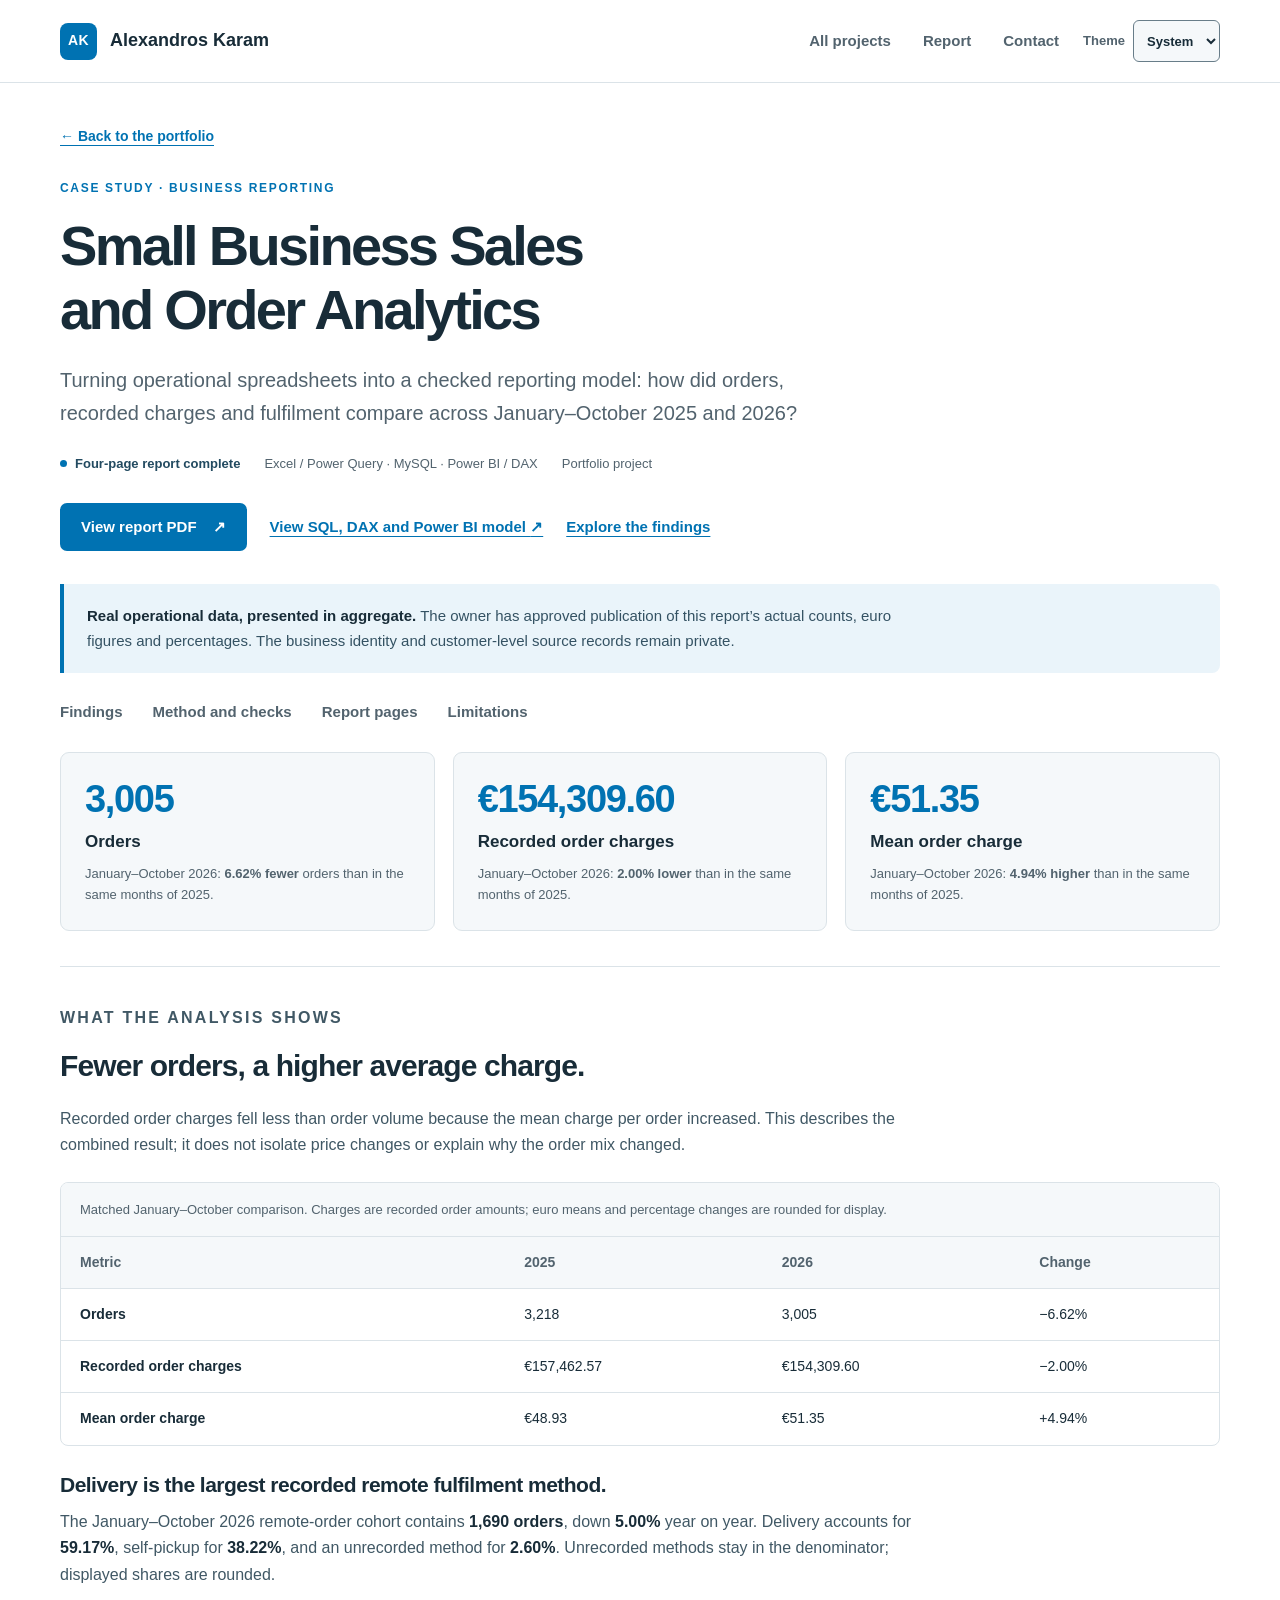
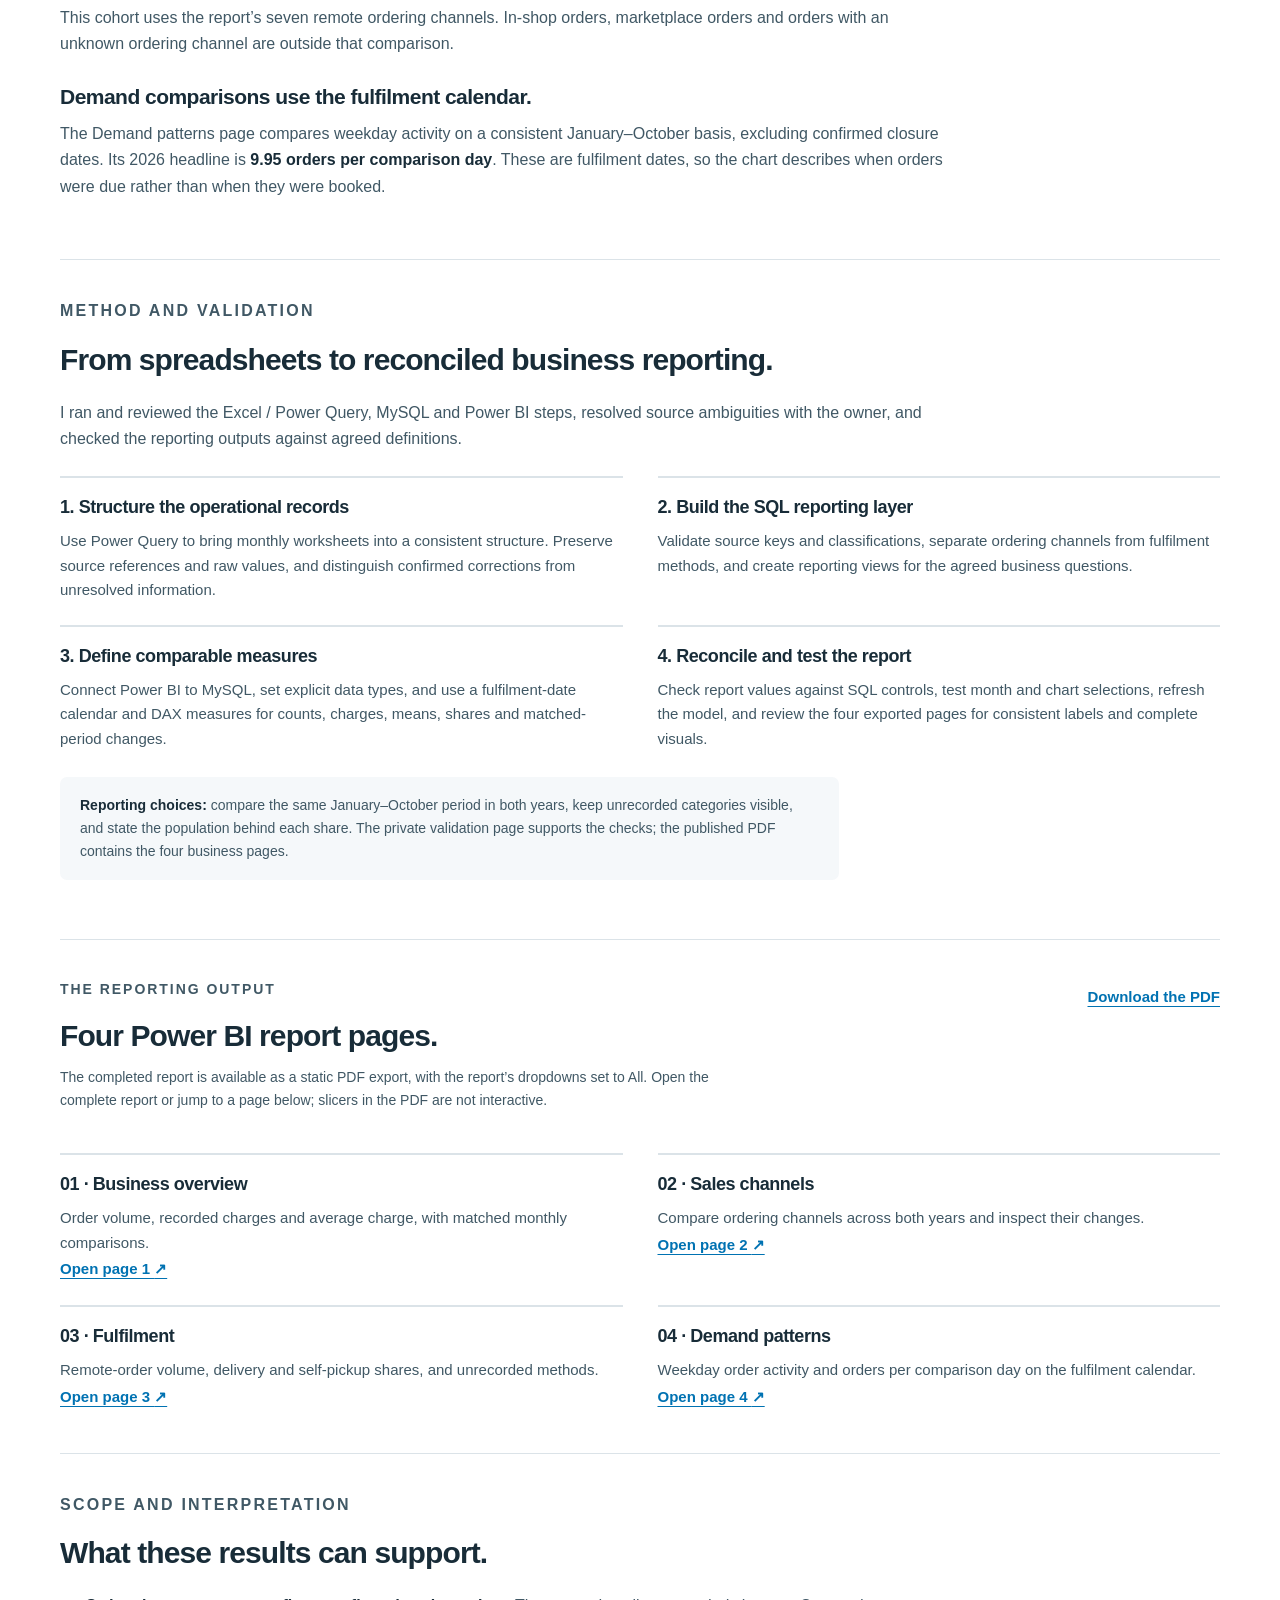
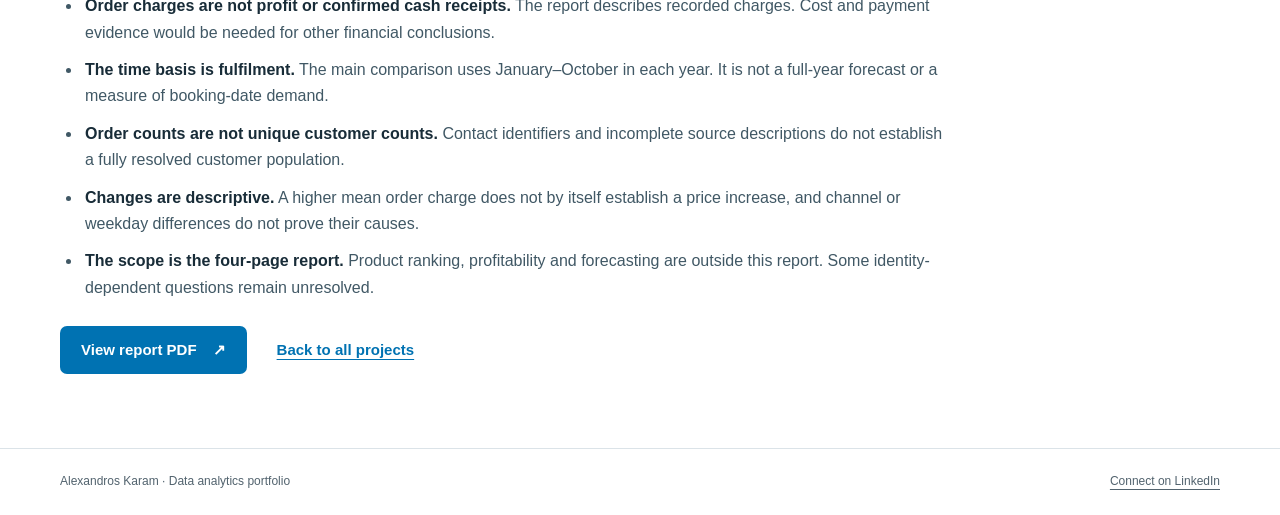
<file: projects/small-business-sales-and-order-analytics/index.html>
<!doctype html>
<html lang="en">
<head>
  <meta charset="utf-8">
  <meta name="viewport" content="width=device-width, initial-scale=1">
  <meta name="description" content="An Excel, MySQL and Power BI project turning operational spreadsheets into validated small-business reporting, with real aggregate results and a four-page report.">
  <meta name="color-scheme" content="light dark">
  <link rel="icon" href="../../favicon.ico?v=20261107" type="image/x-icon">
  <link rel="icon" href="../../favicon.svg?v=20261107" type="image/svg+xml" sizes="any">
  <title>Small Business Sales and Order Analytics | Alexandros Karam</title>
  <script src="../../theme.js?v=1"></script>
  <link rel="stylesheet" href="../../styles.css?v=theme-1">
</head>
<body class="case-page business-case">
  <a class="skip" href="#main">Skip to content</a>
  <header>
    <div class="wrap nav">
      <a class="brand" href="../../index.html"><span class="monogram" aria-hidden="true">AK</span>Alexandros Karam</a>
      <nav aria-label="Main navigation"><a class="about-nav" href="../../index.html#projects">All projects</a><a href="#report">Report</a><a href="../../index.html#contact">Contact</a></nav>
      <label class="theme-picker" hidden>
        <span>Theme</span>
        <select id="portfolio-theme">
          <option value="system">System</option>
          <option value="light">Light</option>
          <option value="dark">Dark</option>
        </select>
      </label>
    </div>
  </header>
  <main class="wrap case-main" id="main">
    <section class="case-intro" aria-labelledby="case-title">
      <a class="breadcrumb" href="../../index.html#projects">← Back to the portfolio</a>
      <p class="eyebrow">Case study · Business reporting</p>
      <h1 id="case-title">Small Business Sales<br>and Order Analytics</h1>
      <p class="case-deck">Turning operational spreadsheets into a checked reporting model: how did orders, recorded charges and fulfilment compare across January–October 2025 and 2026?</p>
      <div class="case-meta"><span class="status">Four-page report complete</span><span>Excel / Power Query · MySQL · Power BI / DAX</span><span>Portfolio project</span></div>
      <div class="actions"><a class="button" href="small-business-sales-and-order-analytics-report.pdf" target="_blank" rel="noopener">View report PDF <span aria-hidden="true">↗</span></a><a class="text-link" href="https://github.com/Alex-Karam/small-business-sales-and-order-analytics" target="_blank" rel="noopener">View SQL, DAX and Power BI model <span aria-hidden="true">↗</span></a><a class="text-link" href="#findings">Explore the findings</a></div>
    </section>
    <aside class="disclosure" aria-label="Data provenance">
      <p><strong>Real operational data, presented in aggregate.</strong> The owner has approved publication of this report’s actual counts, euro figures and percentages. The business identity and customer-level source records remain private.</p>
    </aside>
    <nav aria-label="Case study sections"><ul class="case-jump"><li><a href="#findings">Findings</a></li><li><a href="#method">Method and checks</a></li><li><a href="#report">Report pages</a></li><li><a href="#limitations">Limitations</a></li></ul></nav>
    <section class="case-metrics" aria-label="January–October 2026 results compared with the same months of 2025">
      <article class="case-metric"><span class="value">3,005</span><h2>Orders</h2><p>January–October 2026: <strong>6.62% fewer</strong> orders than in the same months of 2025.</p></article>
      <article class="case-metric"><span class="value">€154,309.60</span><h2>Recorded order charges</h2><p>January–October 2026: <strong>2.00% lower</strong> than in the same months of 2025.</p></article>
      <article class="case-metric"><span class="value">€51.35</span><h2>Mean order charge</h2><p>January–October 2026: <strong>4.94% higher</strong> than in the same months of 2025.</p></article>
    </section>
    <section class="case-section" id="findings" aria-labelledby="findings-title">
      <p class="eyebrow">What the analysis shows</p><h2 id="findings-title">Fewer orders, a higher average charge.</h2>
      <p>Recorded order charges fell less than order volume because the mean charge per order increased. This describes the combined result; it does not isolate price changes or explain why the order mix changed.</p>
      <div class="table-scroll" role="region" aria-label="Matched January–October comparison" tabindex="0">
        <table><caption>Matched January–October comparison. Charges are recorded order amounts; euro means and percentage changes are rounded for display.</caption><thead><tr><th scope="col">Metric</th><th scope="col">2025</th><th scope="col">2026</th><th scope="col">Change</th></tr></thead><tbody><tr><th scope="row">Orders</th><td>3,218</td><td>3,005</td><td>−6.62%</td></tr><tr><th scope="row">Recorded order charges</th><td>€157,462.57</td><td>€154,309.60</td><td>−2.00%</td></tr><tr><th scope="row">Mean order charge</th><td>€48.93</td><td>€51.35</td><td>+4.94%</td></tr></tbody></table>
      </div>
      <h3>Delivery is the largest recorded remote fulfilment method.</h3>
      <p>The January–October 2026 remote-order cohort contains <strong>1,690 orders</strong>, down <strong>5.00%</strong> year on year. Delivery accounts for <strong>59.17%</strong>, self-pickup for <strong>38.22%</strong>, and an unrecorded method for <strong>2.60%</strong>. Unrecorded methods stay in the denominator; displayed shares are rounded.</p>
      <p>This cohort uses the report’s seven remote ordering channels. In-shop orders, marketplace orders and orders with an unknown ordering channel are outside that comparison.</p>
      <h3>Demand comparisons use the fulfilment calendar.</h3>
      <p>The Demand patterns page compares weekday activity on a consistent January–October basis, excluding confirmed closure dates. Its 2026 headline is <strong>9.95 orders per comparison day</strong>. These are fulfilment dates, so the chart describes when orders were due rather than when they were booked.</p>
    </section>
    <section class="case-section" id="method" aria-labelledby="method-title">
      <p class="eyebrow">Method and validation</p><h2 id="method-title">From spreadsheets to reconciled business reporting.</h2>
      <p>I ran and reviewed the Excel / Power Query, MySQL and Power BI steps, resolved source ambiguities with the owner, and checked the reporting outputs against agreed definitions.</p>
      <div class="method-grid">
        <div class="method-step"><h3>1. Structure the operational records</h3><p>Use Power Query to bring monthly worksheets into a consistent structure. Preserve source references and raw values, and distinguish confirmed corrections from unresolved information.</p></div>
        <div class="method-step"><h3>2. Build the SQL reporting layer</h3><p>Validate source keys and classifications, separate ordering channels from fulfilment methods, and create reporting views for the agreed business questions.</p></div>
        <div class="method-step"><h3>3. Define comparable measures</h3><p>Connect Power BI to MySQL, set explicit data types, and use a fulfilment-date calendar and DAX measures for counts, charges, means, shares and matched-period changes.</p></div>
        <div class="method-step"><h3>4. Reconcile and test the report</h3><p>Check report values against SQL controls, test month and chart selections, refresh the model, and review the four exported pages for consistent labels and complete visuals.</p></div>
      </div>
      <p class="case-note"><strong>Reporting choices:</strong> compare the same January–October period in both years, keep unrecorded categories visible, and state the population behind each share. The private validation page supports the checks; the published PDF contains the four business pages.</p>
    </section>
    <section class="case-section" id="report" aria-labelledby="report-title">
      <div class="report-head"><div><p class="eyebrow">The reporting output</p><h2 id="report-title">Four Power BI report pages.</h2><p>The completed report is available as a static PDF export, with the report’s dropdowns set to All. Open the complete report or jump to a page below; slicers in the PDF are not interactive.</p></div><a class="text-link" href="small-business-sales-and-order-analytics-report.pdf" download="small-business-sales-and-order-analytics-report.pdf">Download the PDF</a></div>
      <div class="method-grid">
        <div class="method-step"><h3>01 · Business overview</h3><p>Order volume, recorded charges and average charge, with matched monthly comparisons.</p><a class="text-link" href="small-business-sales-and-order-analytics-report.pdf#page=1" target="_blank" rel="noopener">Open page 1 <span aria-hidden="true">↗</span></a></div>
        <div class="method-step"><h3>02 · Sales channels</h3><p>Compare ordering channels across both years and inspect their changes.</p><a class="text-link" href="small-business-sales-and-order-analytics-report.pdf#page=2" target="_blank" rel="noopener">Open page 2 <span aria-hidden="true">↗</span></a></div>
        <div class="method-step"><h3>03 · Fulfilment</h3><p>Remote-order volume, delivery and self-pickup shares, and unrecorded methods.</p><a class="text-link" href="small-business-sales-and-order-analytics-report.pdf#page=3" target="_blank" rel="noopener">Open page 3 <span aria-hidden="true">↗</span></a></div>
        <div class="method-step"><h3>04 · Demand patterns</h3><p>Weekday order activity and orders per comparison day on the fulfilment calendar.</p><a class="text-link" href="small-business-sales-and-order-analytics-report.pdf#page=4" target="_blank" rel="noopener">Open page 4 <span aria-hidden="true">↗</span></a></div>
      </div>
    </section>
    <section class="case-section" id="limitations" aria-labelledby="limitations-title">
      <p class="eyebrow">Scope and interpretation</p><h2 id="limitations-title">What these results can support.</h2>
      <ul><li><strong>Order charges are not profit or confirmed cash receipts.</strong> The report describes recorded charges. Cost and payment evidence would be needed for other financial conclusions.</li><li><strong>The time basis is fulfilment.</strong> The main comparison uses January–October in each year. It is not a full-year forecast or a measure of booking-date demand.</li><li><strong>Order counts are not unique customer counts.</strong> Contact identifiers and incomplete source descriptions do not establish a fully resolved customer population.</li><li><strong>Changes are descriptive.</strong> A higher mean order charge does not by itself establish a price increase, and channel or weekday differences do not prove their causes.</li><li><strong>The scope is the four-page report.</strong> Product ranking, profitability and forecasting are outside this report. Some identity-dependent questions remain unresolved.</li></ul>
      <div class="case-bottom"><a class="button" href="small-business-sales-and-order-analytics-report.pdf" target="_blank" rel="noopener">View report PDF <span aria-hidden="true">↗</span></a><a class="text-link" href="../../index.html#projects">Back to all projects</a></div>
    </section>
  </main>
  <footer><div class="wrap footer"><span>Alexandros Karam · Data analytics portfolio</span><a href="https://www.linkedin.com/in/alexandros-karam-09565b25/">Connect on LinkedIn</a></div></footer>
</body>
</html>
</file>
<file: styles.css>
:root {
      color-scheme:light;
      --ink:#182c38;
      --muted:#52636e;
      --blue:#0072b2;
      --orange:#d55e00;
      --line:#dbe3e8;
      --paper:#fff;
      --wash:#f5f8fa;
      --soft-blue:#eaf4fa;
      --header:rgba(255,255,255,.97);
      --card-line:#cfdfeb;
      --status:#224a60;
      --body-copy:#3f5664;
      --tag-line:#c4d7e5;
      --tag-surface:rgba(255,255,255,.6);
      --journey-line:#d5e2eb;
      --journey-surface:rgba(255,255,255,.8);
      --step-line:#bdd2e0;
      --detail-line:#bfd3e1;
      --status-outline:#687d89;
      --disclosure-copy:#345263;
      --section-copy:#405865;
      --button:#0072b2;
      --button-hover:#005d91;
      --strong-link:#005d91;
    }
    @supports (color:light-dark(white, black)) {
      :root {
        color-scheme:light dark;
        --ink:light-dark(#182c38, #e4edf3);
        --muted:light-dark(#52636e, #afc0cc);
        --blue:light-dark(#0072b2, #82c9f6);
        --orange:light-dark(#d55e00, #ffad72);
        --line:light-dark(#dbe3e8, #334754);
        --paper:light-dark(#fff, #101920);
        --wash:light-dark(#f5f8fa, #15232e);
        --soft-blue:light-dark(#eaf4fa, #192d3b);
        --header:light-dark(rgba(255,255,255,.97), #101920);
        --card-line:light-dark(#cfdfeb, #3b5262);
        --status:light-dark(#224a60, #b3d8f1);
        --body-copy:light-dark(#3f5664, #c8d8e3);
        --tag-line:light-dark(#c4d7e5, #4b6578);
        --tag-surface:light-dark(rgba(255,255,255,.6), #263d4d);
        --journey-line:light-dark(#d5e2eb, #3b5262);
        --journey-surface:light-dark(rgba(255,255,255,.8), #192d3b);
        --step-line:light-dark(#bdd2e0, #4b6578);
        --detail-line:light-dark(#bfd3e1, #405967);
        --status-outline:light-dark(#687d89, #92a7b5);
        --disclosure-copy:light-dark(#345263, #c6dceb);
        --section-copy:light-dark(#405865, #c8d8e3);
        --button:light-dark(#0072b2, #006da8);
        --button-hover:light-dark(#005d91, #005985);
        --strong-link:light-dark(#005d91, #a4dafb);
      }
      :root[data-theme="light"] { color-scheme:light; }
      :root[data-theme="dark"] { color-scheme:dark; }
    }
    * { box-sizing:border-box; }
    html { scroll-behavior:smooth; scroll-padding-top:92px; }
    body { margin:0; background:var(--paper); color:var(--ink); font:17px/1.65 "Segoe UI",Arial,sans-serif; }
    a { color:var(--blue); text-underline-offset:4px; }
    a:hover { text-decoration-thickness:2px; }
    a:focus-visible, summary:focus-visible, .theme-picker select:focus-visible { outline:3px solid var(--orange); outline-offset:5px; }
    .skip { position:absolute; left:16px; top:-80px; z-index:20; padding:10px 18px; background:var(--ink); color:var(--paper); }
    .skip:focus { top:12px; }
    .wrap { width:min(1160px,calc(100% - 80px)); margin-inline:auto; }
    header { position:sticky; top:0; z-index:10; background:var(--header); border-bottom:1px solid var(--line); }
    .nav { min-height:82px; display:flex; align-items:center; justify-content:space-between; gap:24px; }
    .brand { display:flex; align-items:center; gap:13px; color:var(--ink); text-decoration:none; font-weight:650; font-size:18px; }
    .monogram { width:37px; height:37px; display:grid; place-items:center; background:var(--button); color:white; font-size:14px; letter-spacing:.03em; border-radius:8px; }
    nav { display:flex; align-items:center; gap:32px; }
    nav a { color:var(--muted); text-decoration:none; font-size:15px; font-weight:600; }
    nav a:hover { color:var(--blue); }
    .nav > nav { margin-inline-start:auto; }
    .theme-picker { display:flex; align-items:center; gap:8px; color:var(--muted); font-size:13px; font-weight:600; }
    .theme-picker[hidden] { display:none; }
    .theme-picker select { min-height:42px; padding:6px 9px; border:1px solid var(--status-outline); border-radius:6px; background:var(--wash); color:var(--ink); font:inherit; cursor:pointer; }
    .hero { display:grid; grid-template-columns:minmax(0,1.65fr) minmax(240px,.8fr); align-items:center; gap:70px; padding-block:77px 70px; }
    .eyebrow { margin:0 0 19px; font-size:12px; font-weight:750; letter-spacing:.14em; text-transform:uppercase; color:var(--blue); }
    h1 { margin:0 0 25px; font-size:clamp(43px,5.25vw,70px); line-height:1.08; letter-spacing:-.048em; font-weight:650; }
    h1 span { display:block; }
    h1 .accent { color:var(--blue); }
    .lead { max-width:620px; margin:0; font-size:19px; line-height:1.7; color:var(--muted); }
    .lead strong { font-weight:650; color:var(--ink); }
    .actions { display:flex; flex-wrap:wrap; align-items:center; gap:23px; margin-top:29px; }
    .button { display:inline-flex; align-items:center; justify-content:center; gap:16px; min-height:48px; padding:10px 21px; background:var(--button); color:white; border-radius:7px; text-decoration:none; font-weight:650; font-size:15px; }
    .button:hover { background:var(--button-hover); text-decoration:none; }
    .text-link { font-size:15px; font-weight:650; }
    .portrait { margin:0; width:100%; max-width:320px; justify-self:end; position:relative; padding:11px; border:1px solid var(--line); border-radius:20px; background:var(--wash); }
    .portrait::before { content:""; position:absolute; height:65px; width:5px; background:var(--orange); left:-3px; top:40px; border-radius:4px; }
    .portrait img { display:block; width:100%; height:auto; aspect-ratio:1/1.05; object-fit:cover; object-position:center 32%; border-radius:12px; }
    .portrait figcaption { padding:14px 7px 5px; font-size:13px; line-height:1.5; color:var(--muted); }
    .portrait figcaption strong { display:block; font-size:15px; color:var(--ink); font-weight:650; }
    .tools { display:flex; align-items:center; gap:32px; flex-wrap:wrap; padding:22px 0; border-top:1px solid var(--line); border-bottom:1px solid var(--line); }
    .tools-label { font-size:12px; font-weight:700; letter-spacing:.09em; text-transform:uppercase; color:var(--muted); margin-right:auto; }
    .tools span:not(.tools-label) { font-size:15px; font-weight:650; }
    section { padding-block:76px; }
    .section-head { display:flex; align-items:end; justify-content:space-between; gap:30px; margin-bottom:32px; }
    .section-head .eyebrow { margin-bottom:9px; }
    h2 { margin:0; font-size:36px; line-height:1.2; font-weight:650; letter-spacing:-.03em; }
    .section-head p:last-child { margin:0; max-width:375px; font-size:15px; color:var(--muted); }
    #projects { padding-bottom:36px; }
    .completed-grid { display:grid; grid-template-columns:repeat(2,minmax(0,1fr)); gap:20px; align-items:stretch; }
    .completed-card { display:flex; flex-direction:column; min-width:0; padding:26px; background:var(--soft-blue); border:1px solid var(--card-line); border-radius:12px; }
    .status { display:inline-flex; align-items:center; gap:8px; font-size:12px; font-weight:650; color:var(--status); }
    .status::before { content:""; width:7px; height:7px; border-radius:50%; background:var(--blue); flex-shrink:0; }
    h3 { margin:15px 0; font-size:30px; line-height:1.25; letter-spacing:-.025em; font-weight:650; }
    .completed-card h3 { min-height:2.5em; margin:17px 0 15px; font-size:24px; line-height:1.25; }
    .completed-card .card-description { margin:0 0 15px; font-size:15px; line-height:1.65; color:var(--body-copy); }
    .completed-card .card-context { margin:0 0 20px; font-size:13px; line-height:1.65; color:var(--muted); }
    .completed-card .tags { margin:0 0 17px; }
    .completed-card .card-report { margin:auto 0 0; padding-top:8px; color:var(--muted); font-size:12px; }
    .completed-card .case-links { gap:13px 18px; margin-top:17px; }
    .completed-card .case-links .button { padding:9px 13px; gap:10px; font-size:13px; }
    .completed-card .case-links .text-link { font-size:13px; }
    .tags { display:flex; flex-wrap:wrap; gap:8px; margin-top:23px; }
    .tag { border:1px solid var(--tag-line); border-radius:5px; padding:4px 10px; font-size:12px; font-weight:650; background:var(--tag-surface); }
    .journey { margin-bottom:22px; padding:22px; border:1px solid var(--journey-line); border-radius:10px; background:var(--journey-surface); }
    .journey-label { display:block; margin-bottom:17px; font-size:10px; letter-spacing:.1em; font-weight:750; color:var(--muted); text-transform:uppercase; }
    .journey-step { display:flex; align-items:center; gap:13px; margin-top:10px; font-size:14px; font-weight:600; }
    .journey-step b { display:grid; place-items:center; font-size:11px; border:1px solid var(--step-line); color:var(--blue); border-radius:5px; width:29px; height:29px; font-weight:700; }
    .journey-note { margin:17px 0 0!important; font-size:12px!important; color:var(--muted)!important; line-height:1.55; }
    details { border-top:1px solid var(--detail-line); padding-top:15px; }
    summary { cursor:pointer; font-size:14px; font-weight:650; color:var(--strong-link); padding:3px 0; }
    details ul { margin:13px 0 0; padding-left:19px; color:var(--body-copy); font-size:14px; }
    details li { margin-bottom:8px; }
    .release-note { margin:17px 0 0!important; font-size:12px!important; line-height:1.6; }
    .development { padding-block:18px 70px; }
    .development h2 { font-size:26px; }
    .development-list { margin-top:20px; border-top:1px solid var(--line); }
    .development-row { display:grid; grid-template-columns:minmax(0,1fr) 115px; gap:28px; padding:24px 0; border-bottom:1px solid var(--line); }
    .development-row h3 { font-size:19px; margin:0 0 8px; letter-spacing:-.015em; }
    .development-row p { margin:0; max-width:850px; font-size:14px; color:var(--muted); }
    .development-row .status { justify-self:end; align-self:start; white-space:nowrap; color:var(--muted); padding-top:5px; }
    .development-row .status::before { background:transparent; border:1.5px solid var(--status-outline); }
    .about-shell { background:var(--wash); border-block:1px solid var(--line); }
    .about { display:grid; grid-template-columns:minmax(0,.9fr) minmax(0,1.3fr); gap:100px; }
    .about .eyebrow { margin-bottom:12px; }
    .about h2 { max-width:320px; font-size:34px; }
    .about p { margin:0 0 18px; color:var(--muted); font-size:16px; }
    .principles { list-style:none; padding:0; margin:28px 0 0; display:grid; gap:14px; }
    .principles li { display:grid; grid-template-columns:26px 1fr; gap:10px; font-size:15px; }
    .principles b { color:var(--blue); font-size:12px; padding-top:3px; }
    .principles strong { font-weight:650; }
    .research-links { display:flex; gap:24px; margin-top:25px; font-size:14px; font-weight:650; }
    .contact { display:flex; justify-content:space-between; align-items:center; gap:40px; padding-block:64px; }
    .contact .eyebrow { margin-bottom:10px; }
    .contact h2 { font-size:32px; }
    .contact p { margin:12px 0 0; color:var(--muted); font-size:16px; }
    .contact-actions { display:flex; flex-direction:column; align-items:center; gap:13px; flex-shrink:0; }
    footer { border-top:1px solid var(--line); }
    .footer { display:flex; justify-content:space-between; align-items:center; gap:20px; padding-block:23px; font-size:12px; color:var(--muted); }
    .footer a { color:var(--muted); }
    @media (max-width:1000px) {
      .completed-grid { grid-template-columns:1fr; gap:18px; }
      .completed-card h3 { min-height:0; }
    }
    @media (max-width:950px) {
      .wrap { width:calc(100% - 48px); }
      .hero { gap:35px; padding-block:56px; grid-template-columns:minmax(0,1.5fr) minmax(210px,.8fr); }
      h1 { font-size:53px; }
      .lead { font-size:17px; }
      .about { gap:50px; }
      .tools { gap:22px; }
      .tools-label { flex-basis:100%; }
    }
    @media (max-width:650px) {
      html { scroll-padding-top:80px; }
      body { font-size:16px; }
      .wrap { width:calc(100% - 40px); }
      .nav { min-height:72px; gap:12px; }
      .brand { font-size:15px; gap:9px; }
      .monogram { width:30px; height:30px; font-size:12px; }
      nav { gap:18px; }
      nav a { font-size:13px; }
      nav .about-nav { display:none; }
      .hero { grid-template-columns:1fr; gap:36px; padding-block:41px 34px; }
      h1 { font-size:clamp(40px,9.8vw,55px); letter-spacing:-.045em; }
      .eyebrow { font-size:10px; margin-bottom:17px; }
      .lead { font-size:17px; }
      .actions { gap:23px; margin-top:24px; }
      .portrait { max-width:100%; display:grid; grid-template-columns:105px minmax(0,1fr); gap:17px; padding:9px; align-items:center; border-radius:13px; }
      .portrait::before { height:36px; top:23px; width:4px; }
      .portrait img { aspect-ratio:1; object-position:center 15%; border-radius:7px; }
      .portrait figcaption { padding:0 8px 0 0; font-size:12px; }
      .portrait figcaption strong { font-size:14px; margin-bottom:4px; }
      .tools { gap:10px 23px; padding-block:19px; }
      .tools span:not(.tools-label) { font-size:13px; }
      section { padding-block:46px; }
      .section-head { display:block; margin-bottom:25px; }
      h2 { font-size:30px; }
      .section-head p:last-child { margin-top:15px; font-size:14px; }
      .completed-card { padding:23px; }
      .completed-card h3 { font-size:23px; }
      h3 { font-size:27px; }
      .journey { padding:18px; }
      .development { padding-block:12px 46px; }
      .development h2 { font-size:24px; }
      .development-row { grid-template-columns:1fr; gap:10px; }
      .development-row .status { justify-self:start; padding:0; }
      .about { grid-template-columns:1fr; gap:25px; }
      .about h2 { font-size:29px; max-width:100%; }
      .about p { font-size:15px; }
      .contact { align-items:flex-start; flex-direction:column; gap:25px; padding-block:46px; }
      .contact h2 { font-size:29px; }
      .contact-actions { align-items:flex-start; }
      .footer { align-items:flex-start; flex-direction:column; gap:7px; }
    }
    @media (max-width:650px) {
      .nav:has(.theme-picker:not([hidden])) { display:grid; grid-template-columns:minmax(0,1fr) auto; gap:4px 12px; padding-block:9px; }
      .nav:has(.theme-picker:not([hidden])) > nav { grid-column:1 / -1; grid-row:2; margin-inline-start:0; min-height:30px; }
      .theme-picker { grid-column:2; grid-row:1; }
      html:has(.theme-picker:not([hidden])) { scroll-padding-top:105px; }
    }
    @media (max-width:370px) {
      .theme-picker span { position:absolute; width:1px; height:1px; overflow:hidden; clip-path:inset(50%); white-space:nowrap; }
    }
    @media (prefers-reduced-motion:reduce) { html { scroll-behavior:auto; } }

    .case-links { display:flex; align-items:center; flex-wrap:wrap; gap:16px 22px; margin-top:23px; }
    .case-links .button { min-height:43px; font-size:14px; padding:8px 16px; }
    .case-links .text-link { font-size:13px; }
    .case-main { padding-bottom:32px; }
    .case-intro { padding-block:39px 33px; }
    .breadcrumb { display:inline-block; margin:0 0 31px; font-size:14px; font-weight:600; }
    .case-intro .eyebrow { margin-bottom:15px; }
    .case-intro h1 { max-width:950px; font-size:clamp(34px,4.5vw,56px); line-height:1.14; margin-bottom:22px; }
    .case-deck { margin:0; max-width:790px; color:var(--muted); font-size:20px; line-height:1.65; }
    .case-meta { display:flex; flex-wrap:wrap; align-items:center; gap:10px 24px; margin:23px 0 0; color:var(--muted); font-size:13px; }
    .case-meta .status { font-size:13px; }
    .disclosure { border-left:4px solid var(--blue); border-radius:0 8px 8px 0; padding:19px 23px; background:var(--soft-blue); color:var(--disclosure-copy); font-size:15px; line-height:1.7; margin:0 0 27px; }
    .disclosure p { margin:0; max-width:100ch; }
    .disclosure strong { color:var(--ink); font-weight:650; }
    .case-jump { display:flex; flex-wrap:wrap; gap:12px 30px; margin:0; padding:0 0 27px; list-style:none; font-size:14px; font-weight:600; }
    .case-metrics { display:grid; grid-template-columns:repeat(3,minmax(0,1fr)); gap:18px; padding-block:0 35px; }
    .case-metric { border:1px solid var(--line); border-radius:9px; padding:24px; background:var(--wash); }
    .case-metric .value { display:block; color:var(--blue); font-size:38px; line-height:1.2; letter-spacing:-.035em; font-weight:650; margin-bottom:10px; }
    .case-metric h2 { font-size:17px; letter-spacing:0; margin:0 0 10px; }
    .case-metric p { margin:0; color:var(--muted); font-size:13px; line-height:1.65; }
    @media (min-width:651px) {
      .business-case .case-metric .value, .fx-case .case-metric .value { font-size:clamp(26px,3vw,38px); }
    }
    .case-section { border-top:1px solid var(--line); padding-block:38px 42px; }
    .case-section h2 { font-size:30px; margin:0 0 22px; }
    .case-section h3 { font-size:21px; margin:26px 0 11px; }
    .case-section p { max-width:100ch; margin:0 0 17px; color:var(--section-copy); font-size:16px; }
    .case-section strong { color:var(--ink); font-weight:650; }
    .case-section ul { max-width:100ch; padding-left:22px; color:var(--section-copy); font-size:16px; }
    .case-section li { padding-left:3px; margin-bottom:11px; }
    .table-scroll { width:100%; overflow-x:auto; margin:23px 0; border:1px solid var(--line); border-radius:8px; }
    table { width:100%; border-collapse:collapse; font-size:14px; text-align:left; }
    caption { text-align:left; padding:16px 19px; color:var(--muted); background:var(--wash); font-size:13px; }
    th,td { padding:14px 19px; border-top:1px solid var(--line); vertical-align:top; }
    thead th { color:var(--muted); font-weight:650; background:var(--wash); white-space:nowrap; }
    tbody th { font-weight:600; }
    .method-grid { display:grid; grid-template-columns:1fr 1fr; gap:22px 35px; margin-top:24px; }
    .method-step { padding-top:18px; border-top:2px solid var(--line); }
    .method-step h3 { margin:0 0 10px; font-size:18px; }
    .method-step p { font-size:15px; margin-bottom:0; }
    .case-journey { max-width:680px; margin-block:24px; background:var(--wash); }
    .case-note { padding:17px 20px; background:var(--wash); border-radius:7px; font-size:14px!important; margin-top:25px!important; }
    .report-head { display:flex; align-items:start; justify-content:space-between; flex-wrap:wrap; gap:15px 30px; }
    .report-head h2 { margin-bottom:12px; }
    .report-head p { font-size:14px; max-width:680px; }
    .report-head .text-link { margin-top:7px; }
    .report-figure { margin:28px 0 36px; }
    .report-figure figcaption { display:flex; align-items:center; justify-content:space-between; flex-wrap:wrap; gap:8px 20px; margin-bottom:12px; }
    .report-figure h3 { margin:0; font-size:20px; }
    .report-figure figcaption a { font-size:13px; font-weight:600; }
    .report-figure img { display:block; width:100%; height:auto; border:1px solid var(--line); border-radius:7px; }
    .case-bottom { display:flex; flex-wrap:wrap; align-items:center; gap:20px 30px; padding-top:9px; }
    @media (max-width:650px) {
      .case-intro { padding-block:28px 29px; }
      .breadcrumb { margin-bottom:25px; font-size:13px; }
      .case-intro h1 { font-size:34px; }
      .case-deck { font-size:17px; }
      .case-meta { gap:9px 16px; font-size:12px; }
      .case-meta .status { font-size:12px; }
      .disclosure { padding:16px 17px; font-size:14px; }
      .case-jump { gap:9px 21px; font-size:13px; }
      .case-metrics { grid-template-columns:1fr; gap:12px; padding-bottom:29px; }
      .case-metric { padding:19px; }
      .case-metric .value { font-size:33px; }
      .case-section { padding-block:31px; }
      .case-section h2 { font-size:27px; }
      .case-section h3 { font-size:19px; }
      .case-section p,.case-section ul { font-size:15px; }
      .method-grid { grid-template-columns:1fr; gap:23px; }
      th,td { padding:11px 12px; }
      .report-figure h3 { font-size:18px; }
    }
</file>
